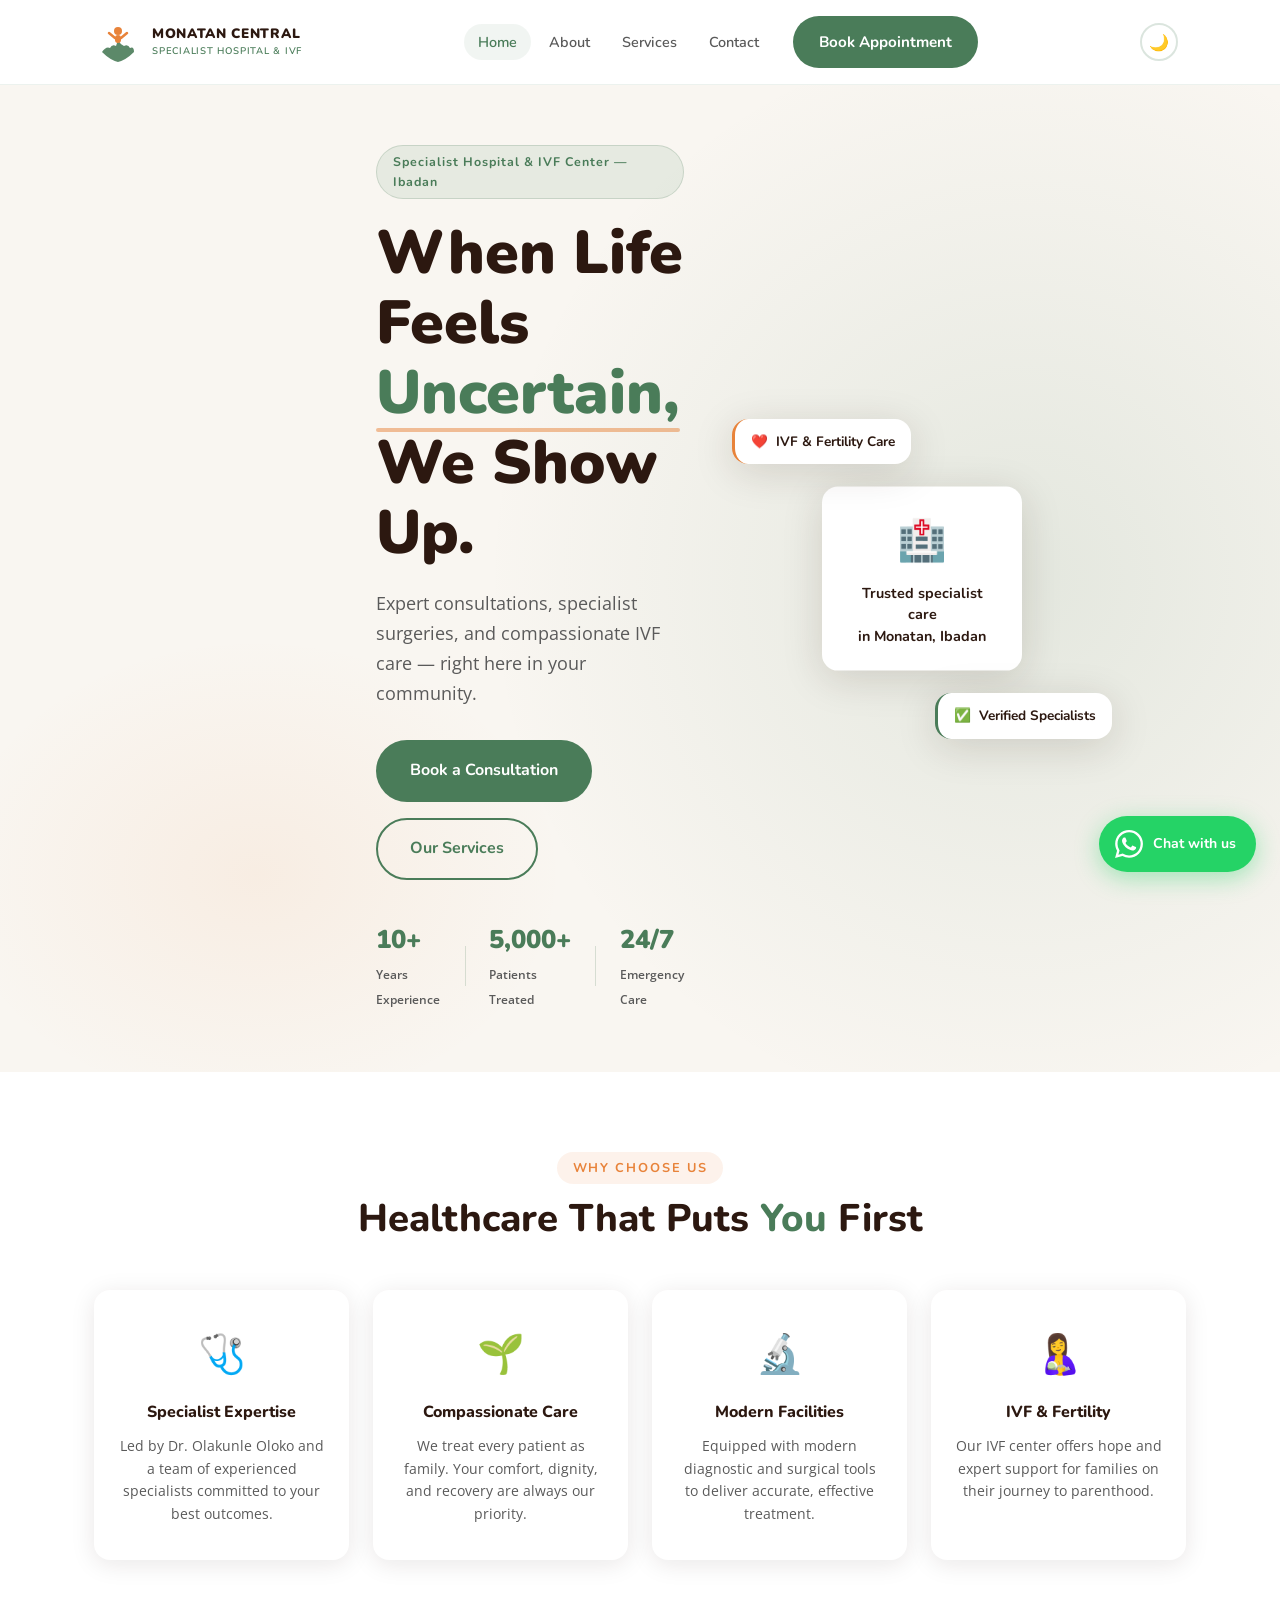
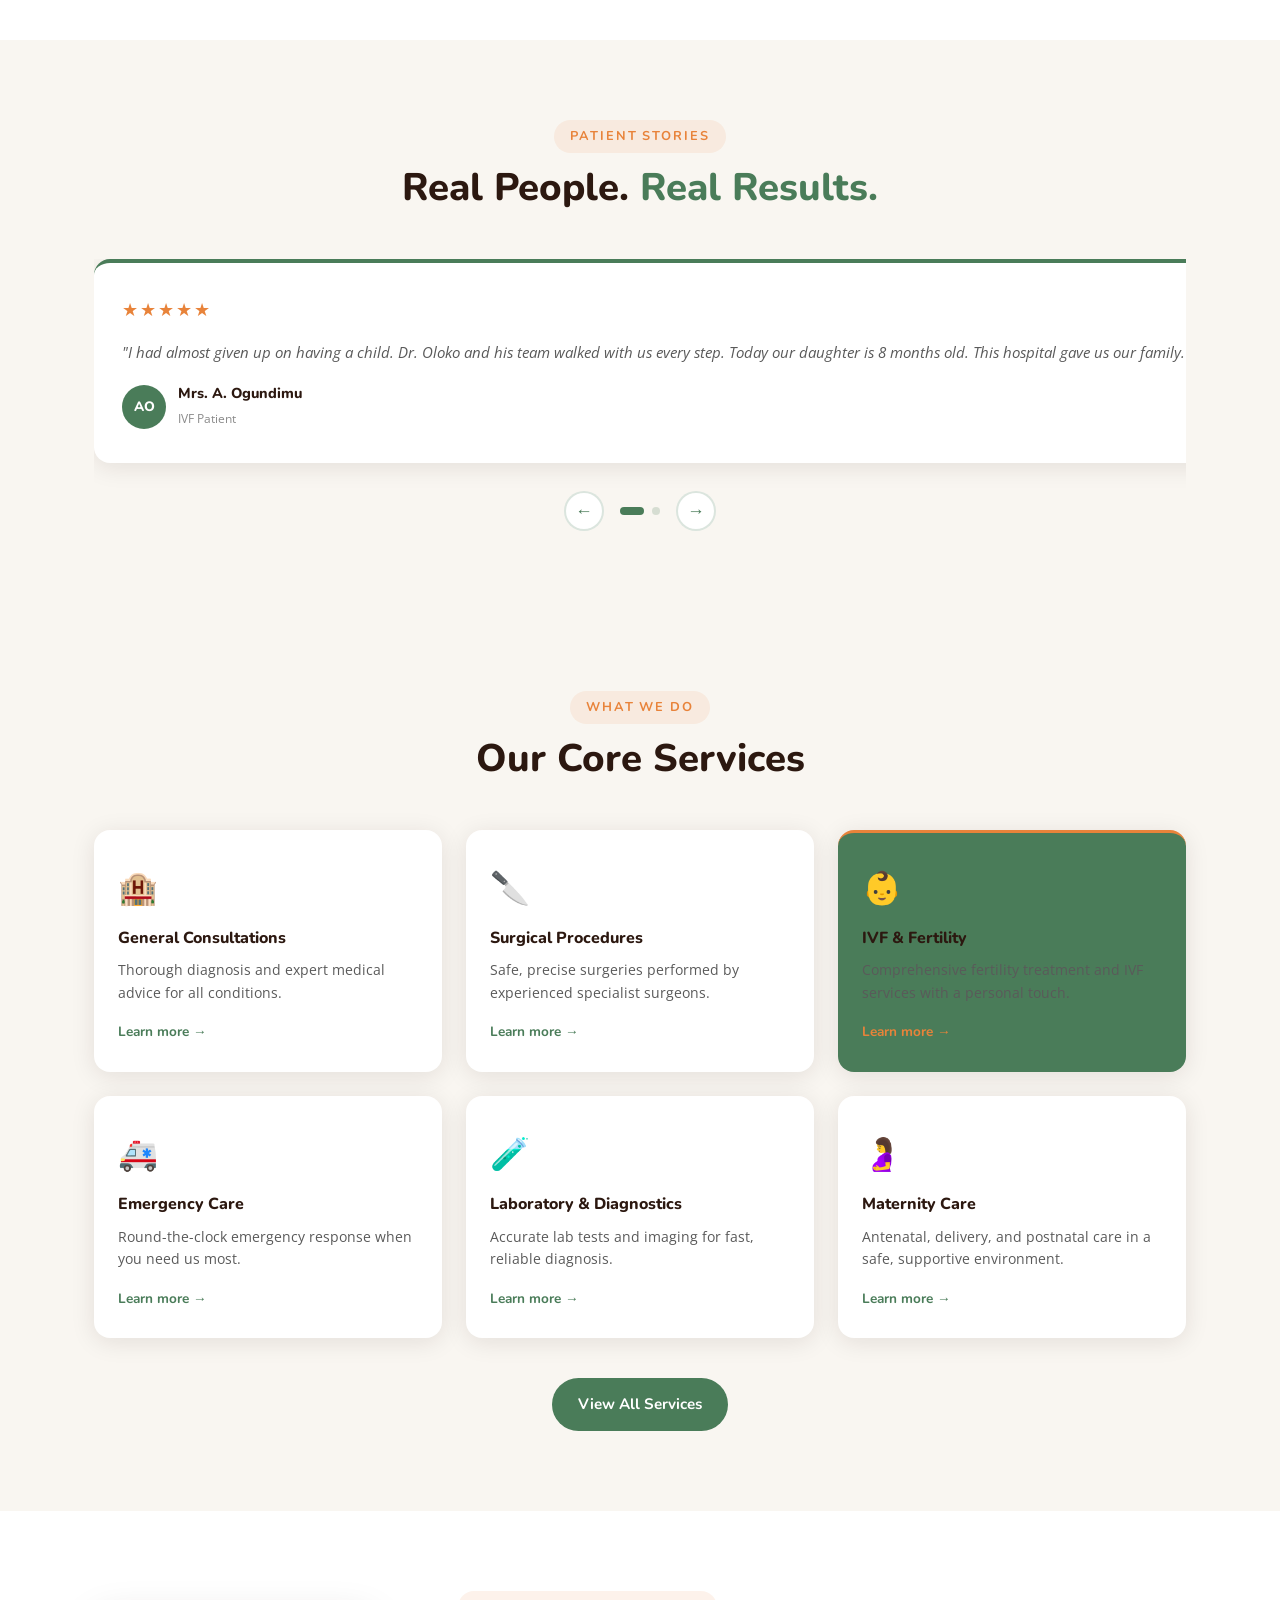
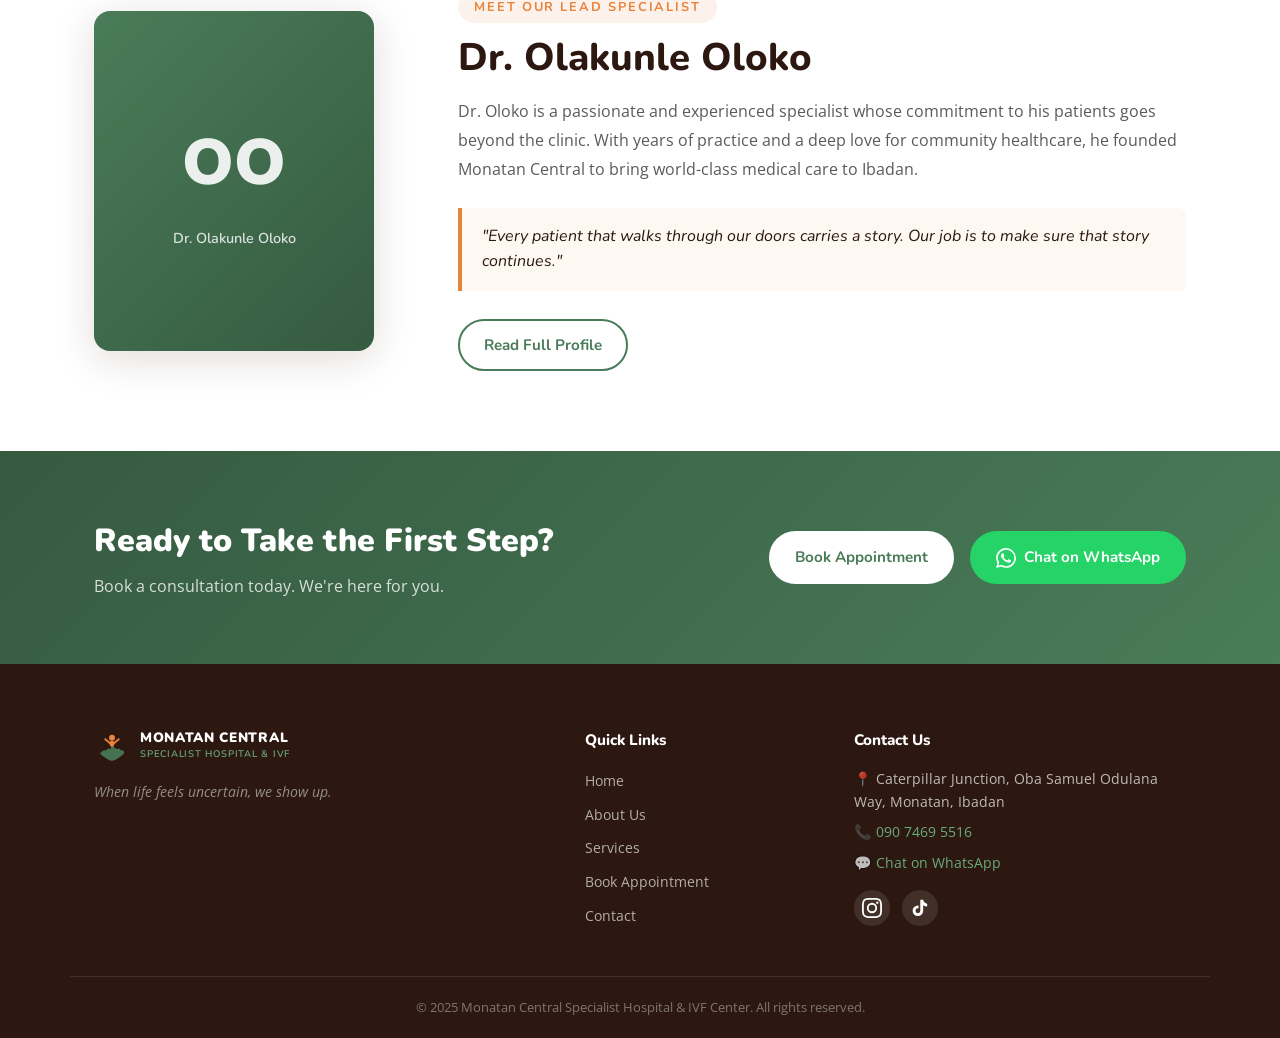
<file: index.html>
<!DOCTYPE html>
<html lang="en">
<head>
  <meta charset="UTF-8" />
  <meta name="viewport" content="width=device-width, initial-scale=1.0" />
  <meta name="description" content="Monatan Central Specialist Hospital & IVF Center — Expert medical care in Ibadan, Oyo State. Consultations, surgery, IVF, and specialist services with compassion." />
  <meta name="keywords" content="Monatan Central Hospital, specialist hospital Ibadan, IVF center Ibadan, Dr Oloko, surgery Ibadan, hospital Oyo State" />
  <meta name="author" content="Monatan Central Specialist Hospital" />
  <meta property="og:title" content="Monatan Central Specialist Hospital & IVF Center" />
  <meta property="og:description" content="Expert medical care in Ibadan. Consultations, surgery, IVF, and specialist services." />
  <meta property="og:type" content="website" />
  <title>Monatan Central Specialist Hospital & IVF Center | Ibadan</title>
  <link rel="preconnect" href="https://fonts.googleapis.com" />
  <link rel="preconnect" href="https://fonts.gstatic.com" crossorigin />
  <link href="https://fonts.googleapis.com/css2?family=Nunito:wght@400;600;700;800;900&family=Open+Sans:wght@400;500;600&display=swap" rel="stylesheet" />
  <link rel="stylesheet" href="css/style.css" />
</head>
<body>

  <!-- ===== HEADER / NAV ===== -->
  <header class="header" id="header">
    <div class="container header__inner">

      <a href="index.html" class="logo">
        <div class="logo__icon">
          <!-- SVG Logo: Hands + Rising Figure -->
          <svg width="48" height="48" viewBox="0 0 48 48" fill="none" xmlns="http://www.w3.org/2000/svg">
            <!-- Hands -->
            <path d="M8 34 Q12 28 16 30 Q18 26 22 28 L24 22 Q26 26 30 28 Q34 26 36 30 Q40 28 40 34 Q32 42 24 44 Q16 42 8 34Z" fill="#4A7C59" opacity="0.9"/>
            <!-- Rising Figure Body -->
            <ellipse cx="24" cy="13" rx="4" ry="4" fill="#E8833A"/>
            <rect x="21" y="17" width="6" height="8" rx="3" fill="#E8833A"/>
            <!-- Arms raised -->
            <line x1="21" y1="20" x2="15" y2="15" stroke="#E8833A" stroke-width="2.5" stroke-linecap="round"/>
            <line x1="27" y1="20" x2="33" y2="15" stroke="#E8833A" stroke-width="2.5" stroke-linecap="round"/>
          </svg>
        </div>
        <div class="logo__text">
          <span class="logo__name">MONATAN CENTRAL</span>
          <span class="logo__sub">SPECIALIST HOSPITAL & IVF</span>
        </div>
      </a>

      <nav class="nav" id="nav">
        <ul class="nav__list">
          <li><a href="index.html" class="nav__link active">Home</a></li>
          <li><a href="about.html" class="nav__link">About</a></li>
          <li><a href="services.html" class="nav__link">Services</a></li>
          <li><a href="contact.html" class="nav__link">Contact</a></li>
        </ul>
        <a href="appointment.html" class="btn btn--primary nav__cta">Book Appointment</a>
      </nav>

      <button class="theme-toggle" id="themeToggle" aria-label="Toggle dark mode">🌙</button>

      <button class="hamburger" id="hamburger" aria-label="Open menu">
        <span></span><span></span><span></span>
      </button>

    </div>
  </header>

  <!-- ===== HERO ===== -->
  <section class="hero">
    <div class="hero__bg"></div>
    <div class="container hero__inner">
      <div class="hero__content">
        <span class="hero__badge">Specialist Hospital & IVF Center — Ibadan</span>
        <h1 class="hero__title">When Life Feels <br><em>Uncertain,</em><br> We Show Up.</h1>
        <p class="hero__subtitle">Expert consultations, specialist surgeries, and compassionate IVF care — right here in your community.</p>
        <div class="hero__actions">
          <a href="appointment.html" class="btn btn--primary btn--lg">Book a Consultation</a>
          <a href="services.html" class="btn btn--outline btn--lg">Our Services</a>
        </div>
        <div class="hero__trust">
          <div class="trust__item">
            <strong>10+</strong>
            <span>Years Experience</span>
          </div>
          <div class="trust__divider"></div>
          <div class="trust__item">
            <strong>5,000+</strong>
            <span>Patients Treated</span>
          </div>
          <div class="trust__divider"></div>
          <div class="trust__item">
            <strong>24/7</strong>
            <span>Emergency Care</span>
          </div>
        </div>
      </div>
      <div class="hero__visual">
        <div class="hero__card hero__card--main">
          <div class="hero__card-icon">🏥</div>
          <p>Trusted specialist care<br>in Monatan, Ibadan</p>
        </div>
        <div class="hero__card hero__card--float1">
          <span>❤️</span> IVF & Fertility Care
        </div>
        <div class="hero__card hero__card--float2">
          <span>✅</span> Verified Specialists
        </div>
      </div>
    </div>
  </section>

  <!-- ===== WHY CHOOSE US ===== -->
  <section class="why section">
    <div class="container">
      <div class="section__header">
        <span class="section__label">Why Choose Us</span>
        <h2 class="section__title">Healthcare That Puts <em>You</em> First</h2>
      </div>
      <div class="why__grid">
        <div class="why__card">
          <div class="why__icon">🩺</div>
          <h3>Specialist Expertise</h3>
          <p>Led by Dr. Olakunle Oloko and a team of experienced specialists committed to your best outcomes.</p>
        </div>
        <div class="why__card">
          <div class="why__icon">🌱</div>
          <h3>Compassionate Care</h3>
          <p>We treat every patient as family. Your comfort, dignity, and recovery are always our priority.</p>
        </div>
        <div class="why__card">
          <div class="why__icon">🔬</div>
          <h3>Modern Facilities</h3>
          <p>Equipped with modern diagnostic and surgical tools to deliver accurate, effective treatment.</p>
        </div>
        <div class="why__card">
          <div class="why__icon">🤱</div>
          <h3>IVF & Fertility</h3>
          <p>Our IVF center offers hope and expert support for families on their journey to parenthood.</p>
        </div>
      </div>
    </div>
  </section>
<!-- ===== TESTIMONIALS ===== -->
<section class="testimonials section section--alt">
  <div class="container">
    <div class="section__header">
      <span class="section__label">Patient Stories</span>
      <h2 class="section__title">Real People. <em>Real Results.</em></h2>
    </div>
    <div class="testi__slider" id="testiSlider">
      <div class="testi__track" id="testiTrack">

        <div class="testi__card">
          <div class="testi__stars">★★★★★</div>
          <p>"I had almost given up on having a child. Dr. Oloko and his team walked with us every step. Today our daughter is 8 months old. This hospital gave us our family."</p>
          <div class="testi__author">
            <div class="testi__avatar">AO</div>
            <div>
              <strong>Mrs. A. Ogundimu</strong>
              <span>IVF Patient</span>
            </div>
          </div>
        </div>

        <div class="testi__card">
          <div class="testi__stars">★★★★★</div>
          <p>"The surgery was a success and the care I received after was exceptional. The nurses checked on me constantly. I've never felt so looked after at any hospital."</p>
          <div class="testi__author">
            <div class="testi__avatar">KA</div>
            <div>
              <strong>Mr. K. Adeyemi</strong>
              <span>Surgical Patient</span>
            </div>
          </div>
        </div>

        <div class="testi__card">
          <div class="testi__stars">★★★★★</div>
          <p>"Dr. Oloko took time to explain everything to me in plain language. No rushing, no dismissing. He genuinely cared. That is rare. I refer everyone I know here."</p>
          <div class="testi__author">
            <div class="testi__avatar">FB</div>
            <div>
              <strong>Mrs. F. Babatunde</strong>
              <span>General Consultation</span>
            </div>
          </div>
        </div>

        <div class="testi__card">
          <div class="testi__stars">★★★★★</div>
          <p>"My delivery experience at Monatan Central was peaceful and safe. The midwives were calm, the facility was clean, and my baby arrived healthy. Grateful forever."</p>
          <div class="testi__author">
            <div class="testi__avatar">TO</div>
            <div>
              <strong>Mrs. T. Olawale</strong>
              <span>Maternity Patient</span>
            </div>
          </div>
        </div>

        <div class="testi__card">
          <div class="testi__stars">★★★★★</div>
          <p>"We rushed in at night with a family emergency. The team was ready, calm and professional within minutes. They saved my father's life. We are eternally grateful."</p>
          <div class="testi__author">
            <div class="testi__avatar">BI</div>
            <div>
              <strong>Mr. B. Ibrahim</strong>
              <span>Emergency Care</span>
            </div>
          </div>
        </div>

      </div>

      <div class="testi__controls">
        <button class="testi__arrow" id="testiPrev">&#8592;</button>
        <div class="testi__dots" id="testiDots"></div>
        <button class="testi__arrow" id="testiNext">&#8594;</button>
      </div>
    </div>
  </div>
</section>

  <!-- ===== SERVICES PREVIEW ===== -->
  <section class="services section section--alt">
    <div class="container">
      <div class="section__header">
        <span class="section__label">What We Do</span>
        <h2 class="section__title">Our Core Services</h2>
      </div>
      <div class="services__grid">
        <div class="service__card">
          <div class="service__icon">🏨</div>
          <h3>General Consultations</h3>
          <p>Thorough diagnosis and expert medical advice for all conditions.</p>
          <a href="services.html" class="service__link">Learn more →</a>
        </div>
        <div class="service__card">
          <div class="service__icon">🔪</div>
          <h3>Surgical Procedures</h3>
          <p>Safe, precise surgeries performed by experienced specialist surgeons.</p>
          <a href="services.html" class="service__link">Learn more →</a>
        </div>
        <div class="service__card service__card--featured">
          <div class="service__icon">👶</div>
          <h3>IVF & Fertility</h3>
          <p>Comprehensive fertility treatment and IVF services with a personal touch.</p>
          <a href="services.html" class="service__link">Learn more →</a>
        </div>
        <div class="service__card">
          <div class="service__icon">🚑</div>
          <h3>Emergency Care</h3>
          <p>Round-the-clock emergency response when you need us most.</p>
          <a href="services.html" class="service__link">Learn more →</a>
        </div>
        <div class="service__card">
          <div class="service__icon">🧪</div>
          <h3>Laboratory & Diagnostics</h3>
          <p>Accurate lab tests and imaging for fast, reliable diagnosis.</p>
          <a href="services.html" class="service__link">Learn more →</a>
        </div>
        <div class="service__card">
          <div class="service__icon">🤰</div>
          <h3>Maternity Care</h3>
          <p>Antenatal, delivery, and postnatal care in a safe, supportive environment.</p>
          <a href="services.html" class="service__link">Learn more →</a>
        </div>
      </div>
      <div class="services__cta">
        <a href="services.html" class="btn btn--primary">View All Services</a>
      </div>
    </div>
  </section>

  <!-- ===== DOCTOR SECTION ===== -->
  <section class="doctor section">
    <div class="container doctor__inner">
      <div class="doctor__visual">
        <div class="doctor__image-placeholder">
          <div class="doctor__initials">OO</div>
          <p>Dr. Olakunle Oloko</p>
        </div>
      </div>
      <div class="doctor__content">
        <span class="section__label">Meet Our Lead Specialist</span>
        <h2 class="section__title">Dr. Olakunle Oloko</h2>
        <p class="doctor__bio">Dr. Oloko is a passionate and experienced specialist whose commitment to his patients goes beyond the clinic. With years of practice and a deep love for community healthcare, he founded Monatan Central to bring world-class medical care to Ibadan.</p>
        <blockquote class="doctor__quote">
          "Every patient that walks through our doors carries a story. Our job is to make sure that story continues."
        </blockquote>
        <a href="about.html" class="btn btn--outline">Read Full Profile</a>
      </div>
    </div>
  </section>

  <!-- ===== CTA STRIP ===== -->
  <section class="cta-strip">
    <div class="container cta-strip__inner">
      <div class="cta-strip__text">
        <h2>Ready to Take the First Step?</h2>
        <p>Book a consultation today. We're here for you.</p>
      </div>
      <div class="cta-strip__actions">
        <a href="appointment.html" class="btn btn--white">Book Appointment</a>
        <a href="https://wa.me/2349074695516" target="_blank" class="btn btn--whatsapp">
          <svg width="20" height="20" viewBox="0 0 24 24" fill="currentColor"><path d="M17.472 14.382c-.297-.149-1.758-.867-2.03-.967-.273-.099-.471-.148-.67.15-.197.297-.767.966-.94 1.164-.173.199-.347.223-.644.075-.297-.15-1.255-.463-2.39-1.475-.883-.788-1.48-1.761-1.653-2.059-.173-.297-.018-.458.13-.606.134-.133.298-.347.446-.52.149-.174.198-.298.298-.497.099-.198.05-.371-.025-.52-.075-.149-.669-1.612-.916-2.207-.242-.579-.487-.5-.669-.51-.173-.008-.371-.01-.57-.01-.198 0-.52.074-.792.372-.272.297-1.04 1.016-1.04 2.479 0 1.462 1.065 2.875 1.213 3.074.149.198 2.096 3.2 5.077 4.487.709.306 1.262.489 1.694.625.712.227 1.36.195 1.871.118.571-.085 1.758-.719 2.006-1.413.248-.694.248-1.289.173-1.413-.074-.124-.272-.198-.57-.347m-5.421 7.403h-.004a9.87 9.87 0 01-5.031-1.378l-.361-.214-3.741.982.998-3.648-.235-.374a9.86 9.86 0 01-1.51-5.26c.001-5.45 4.436-9.884 9.888-9.884 2.64 0 5.122 1.03 6.988 2.898a9.825 9.825 0 012.893 6.994c-.003 5.45-4.437 9.884-9.885 9.884m8.413-18.297A11.815 11.815 0 0012.05 0C5.495 0 .16 5.335.157 11.892c0 2.096.547 4.142 1.588 5.945L.057 24l6.305-1.654a11.882 11.882 0 005.683 1.448h.005c6.554 0 11.89-5.335 11.893-11.893a11.821 11.821 0 00-3.48-8.413z"/></svg>
          Chat on WhatsApp
        </a>
      </div>
    </div>
  </section>

  <!-- ===== FOOTER ===== -->
  <footer class="footer">
    <div class="container footer__inner">
      <div class="footer__brand">
        <a href="index.html" class="logo">
          <div class="logo__icon logo__icon--sm">
            <svg width="36" height="36" viewBox="0 0 48 48" fill="none" xmlns="http://www.w3.org/2000/svg">
              <path d="M8 34 Q12 28 16 30 Q18 26 22 28 L24 22 Q26 26 30 28 Q34 26 36 30 Q40 28 40 34 Q32 42 24 44 Q16 42 8 34Z" fill="#4A7C59" opacity="0.9"/>
              <ellipse cx="24" cy="13" rx="4" ry="4" fill="#E8833A"/>
              <rect x="21" y="17" width="6" height="8" rx="3" fill="#E8833A"/>
              <line x1="21" y1="20" x2="15" y2="15" stroke="#E8833A" stroke-width="2.5" stroke-linecap="round"/>
              <line x1="27" y1="20" x2="33" y2="15" stroke="#E8833A" stroke-width="2.5" stroke-linecap="round"/>
            </svg>
          </div>
          <div class="logo__text">
            <span class="logo__name">MONATAN CENTRAL</span>
            <span class="logo__sub">SPECIALIST HOSPITAL & IVF</span>
          </div>
        </a>
        <p class="footer__tagline">When life feels uncertain, we show up.</p>
      </div>
      <div class="footer__links">
        <h4>Quick Links</h4>
        <ul>
          <li><a href="index.html">Home</a></li>
          <li><a href="about.html">About Us</a></li>
          <li><a href="services.html">Services</a></li>
          <li><a href="appointment.html">Book Appointment</a></li>
          <li><a href="contact.html">Contact</a></li>
        </ul>
      </div>
      <div class="footer__contact">
        <h4>Contact Us</h4>
        <p>📍 Caterpillar Junction, Oba Samuel Odulana Way, Monatan, Ibadan</p>
        <p>📞 <a href="tel:+2349074695516">090 7469 5516</a></p>
        <p>💬 <a href="https://wa.me/2349074695516" target="_blank">Chat on WhatsApp</a></p>
        <div class="footer__social">
          <a href="https://www.instagram.com/monatancentral/" target="_blank" aria-label="Instagram">
            <svg width="20" height="20" viewBox="0 0 24 24" fill="currentColor"><path d="M12 2.163c3.204 0 3.584.012 4.85.07 3.252.148 4.771 1.691 4.919 4.919.058 1.265.069 1.645.069 4.849 0 3.205-.012 3.584-.069 4.849-.149 3.225-1.664 4.771-4.919 4.919-1.266.058-1.644.07-4.85.07-3.204 0-3.584-.012-4.849-.07-3.26-.149-4.771-1.699-4.919-4.92-.058-1.265-.07-1.644-.07-4.849 0-3.204.013-3.583.07-4.849.149-3.227 1.664-4.771 4.919-4.919 1.266-.057 1.645-.069 4.849-.069zM12 0C8.741 0 8.333.014 7.053.072 2.695.272.273 2.69.073 7.052.014 8.333 0 8.741 0 12c0 3.259.014 3.668.072 4.948.2 4.358 2.618 6.78 6.98 6.98C8.333 23.986 8.741 24 12 24c3.259 0 3.668-.014 4.948-.072 4.354-.2 6.782-2.618 6.979-6.98.059-1.28.073-1.689.073-4.948 0-3.259-.014-3.667-.072-4.947-.196-4.354-2.617-6.78-6.979-6.98C15.668.014 15.259 0 12 0zm0 5.838a6.162 6.162 0 100 12.324 6.162 6.162 0 000-12.324zM12 16a4 4 0 110-8 4 4 0 010 8zm6.406-11.845a1.44 1.44 0 100 2.881 1.44 1.44 0 000-2.881z"/></svg>
          </a>
          <a href="https://www.tiktok.com/@dr_koko01" target="_blank" aria-label="TikTok">
            <svg width="20" height="20" viewBox="0 0 24 24" fill="currentColor"><path d="M19.59 6.69a4.83 4.83 0 01-3.77-4.25V2h-3.45v13.67a2.89 2.89 0 01-2.88 2.5 2.89 2.89 0 01-2.89-2.89 2.89 2.89 0 012.89-2.89c.28 0 .54.04.79.1V9.01a6.32 6.32 0 00-.79-.05 6.34 6.34 0 00-6.34 6.34 6.34 6.34 0 006.34 6.34 6.34 6.34 0 006.33-6.34V8.69a8.18 8.18 0 004.78 1.52V6.75a4.85 4.85 0 01-1.01-.06z"/></svg>
          </a>
        </div>
      </div>
    </div>
    <div class="footer__bottom">
      <div class="container">
        <p>© 2025 Monatan Central Specialist Hospital & IVF Center. All rights reserved.</p>
      </div>
    </div>
  </footer>

  <!-- WhatsApp Float -->
<a href="https://wa.me/2349074695516?text=Hello%2C%20I%20would%20like%20to%20enquire%20about%20your%20services."
   class="wa-float" target="_blank" aria-label="Chat on WhatsApp">
  <svg width="28" height="28" viewBox="0 0 24 24" fill="currentColor">
    <path d="M17.472 14.382c-.297-.149-1.758-.867-2.03-.967-.273-.099-.471-.148-.67.15-.197.297-.767.966-.94 1.164-.173.199-.347.223-.644.075-.297-.15-1.255-.463-2.39-1.475-.883-.788-1.48-1.761-1.653-2.059-.173-.297-.018-.458.13-.606.134-.133.298-.347.446-.52.149-.174.198-.298.298-.497.099-.198.05-.371-.025-.52-.075-.149-.669-1.612-.916-2.207-.242-.579-.487-.5-.669-.51-.173-.008-.371-.01-.57-.01-.198 0-.52.074-.792.372-.272.297-1.04 1.016-1.04 2.479 0 1.462 1.065 2.875 1.213 3.074.149.198 2.096 3.2 5.077 4.487.709.306 1.262.489 1.694.625.712.227 1.36.195 1.871.118.571-.085 1.758-.719 2.006-1.413.248-.694.248-1.289.173-1.413-.074-.124-.272-.198-.57-.347m-5.421 7.403h-.004a9.87 9.87 0 01-5.031-1.378l-.361-.214-3.741.982.998-3.648-.235-.374a9.86 9.86 0 01-1.51-5.26c.001-5.45 4.436-9.884 9.888-9.884 2.64 0 5.122 1.03 6.988 2.898a9.825 9.825 0 012.893 6.994c-.003 5.45-4.437 9.884-9.885 9.884m8.413-18.297A11.815 11.815 0 0012.05 0C5.495 0 .16 5.335.157 11.892c0 2.096.547 4.142 1.588 5.945L.057 24l6.305-1.654a11.882 11.882 0 005.683 1.448h.005c6.554 0 11.89-5.335 11.893-11.893a11.821 11.821 0 00-3.48-8.413z"/>
  </svg>
  <span class="wa-float__label">Chat with us</span>
</a>
  <script src="js/main.js"></script>
</body>
</html>
</file>
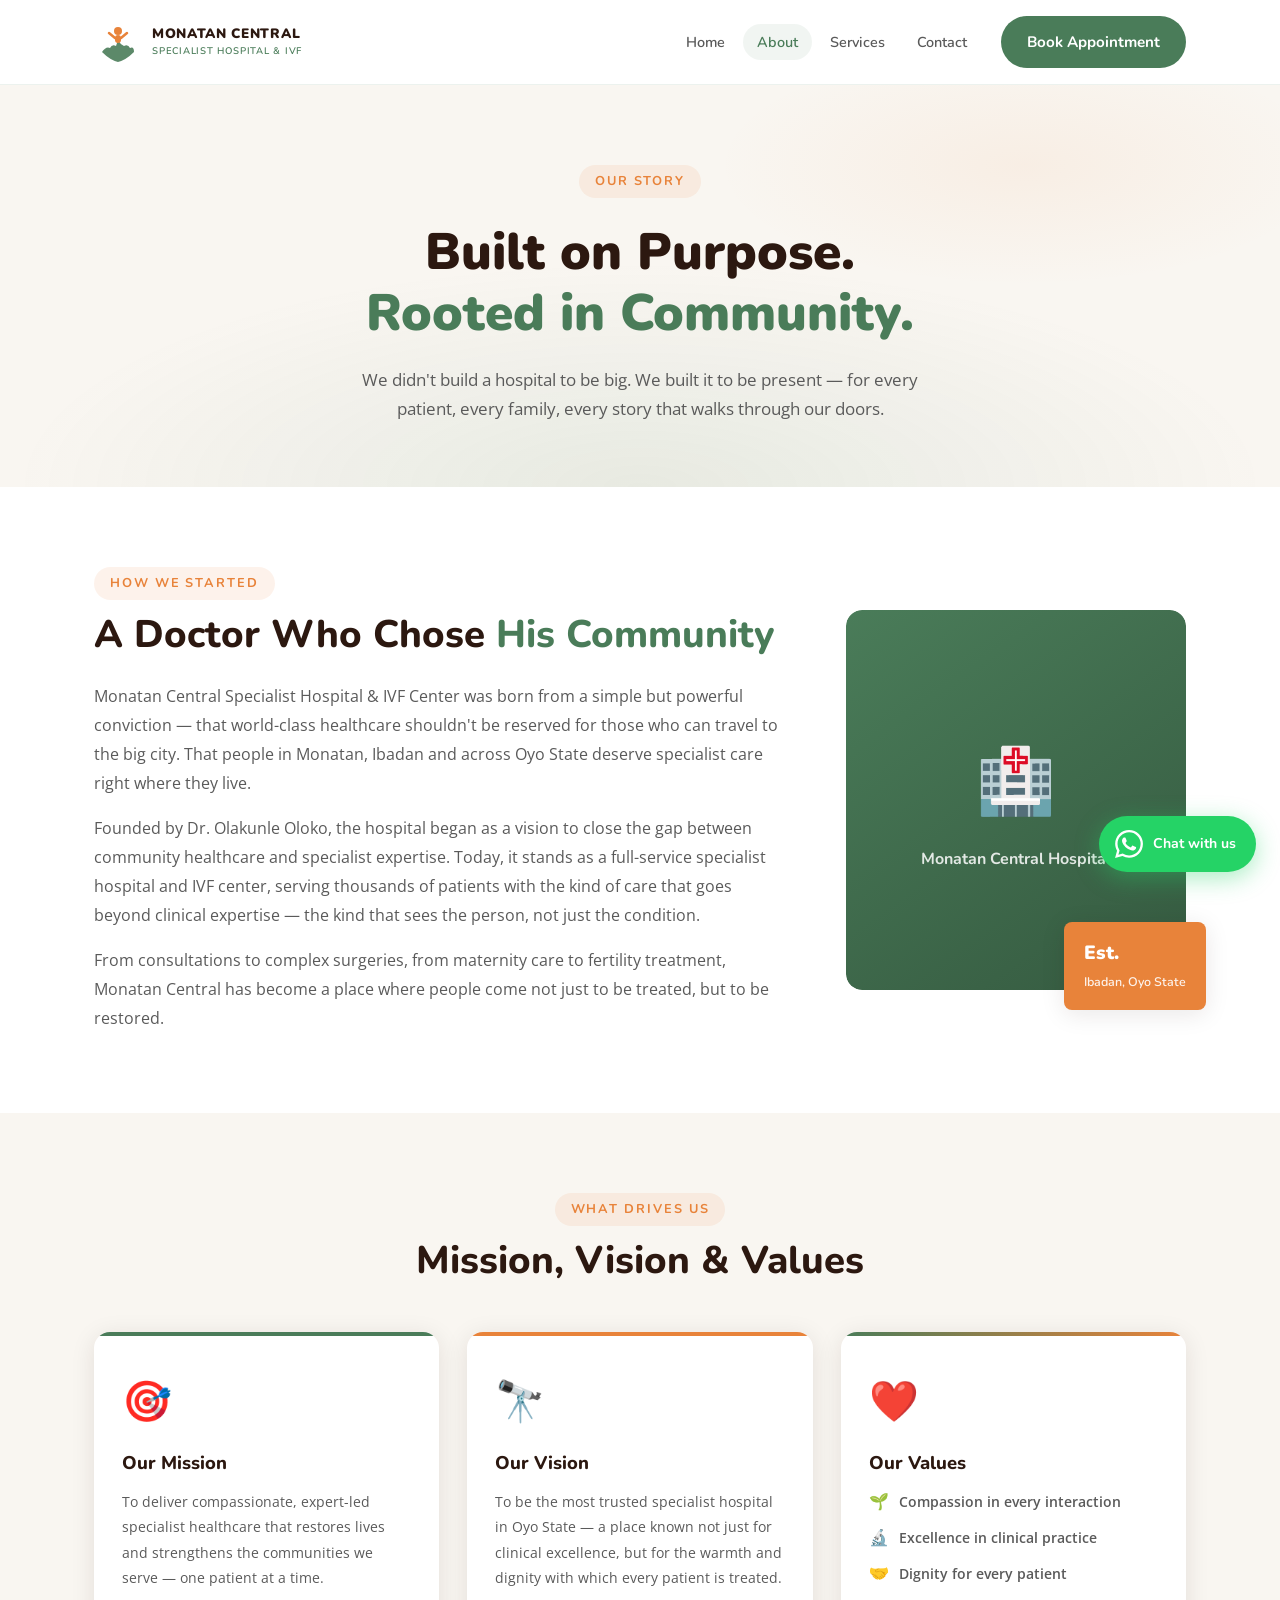
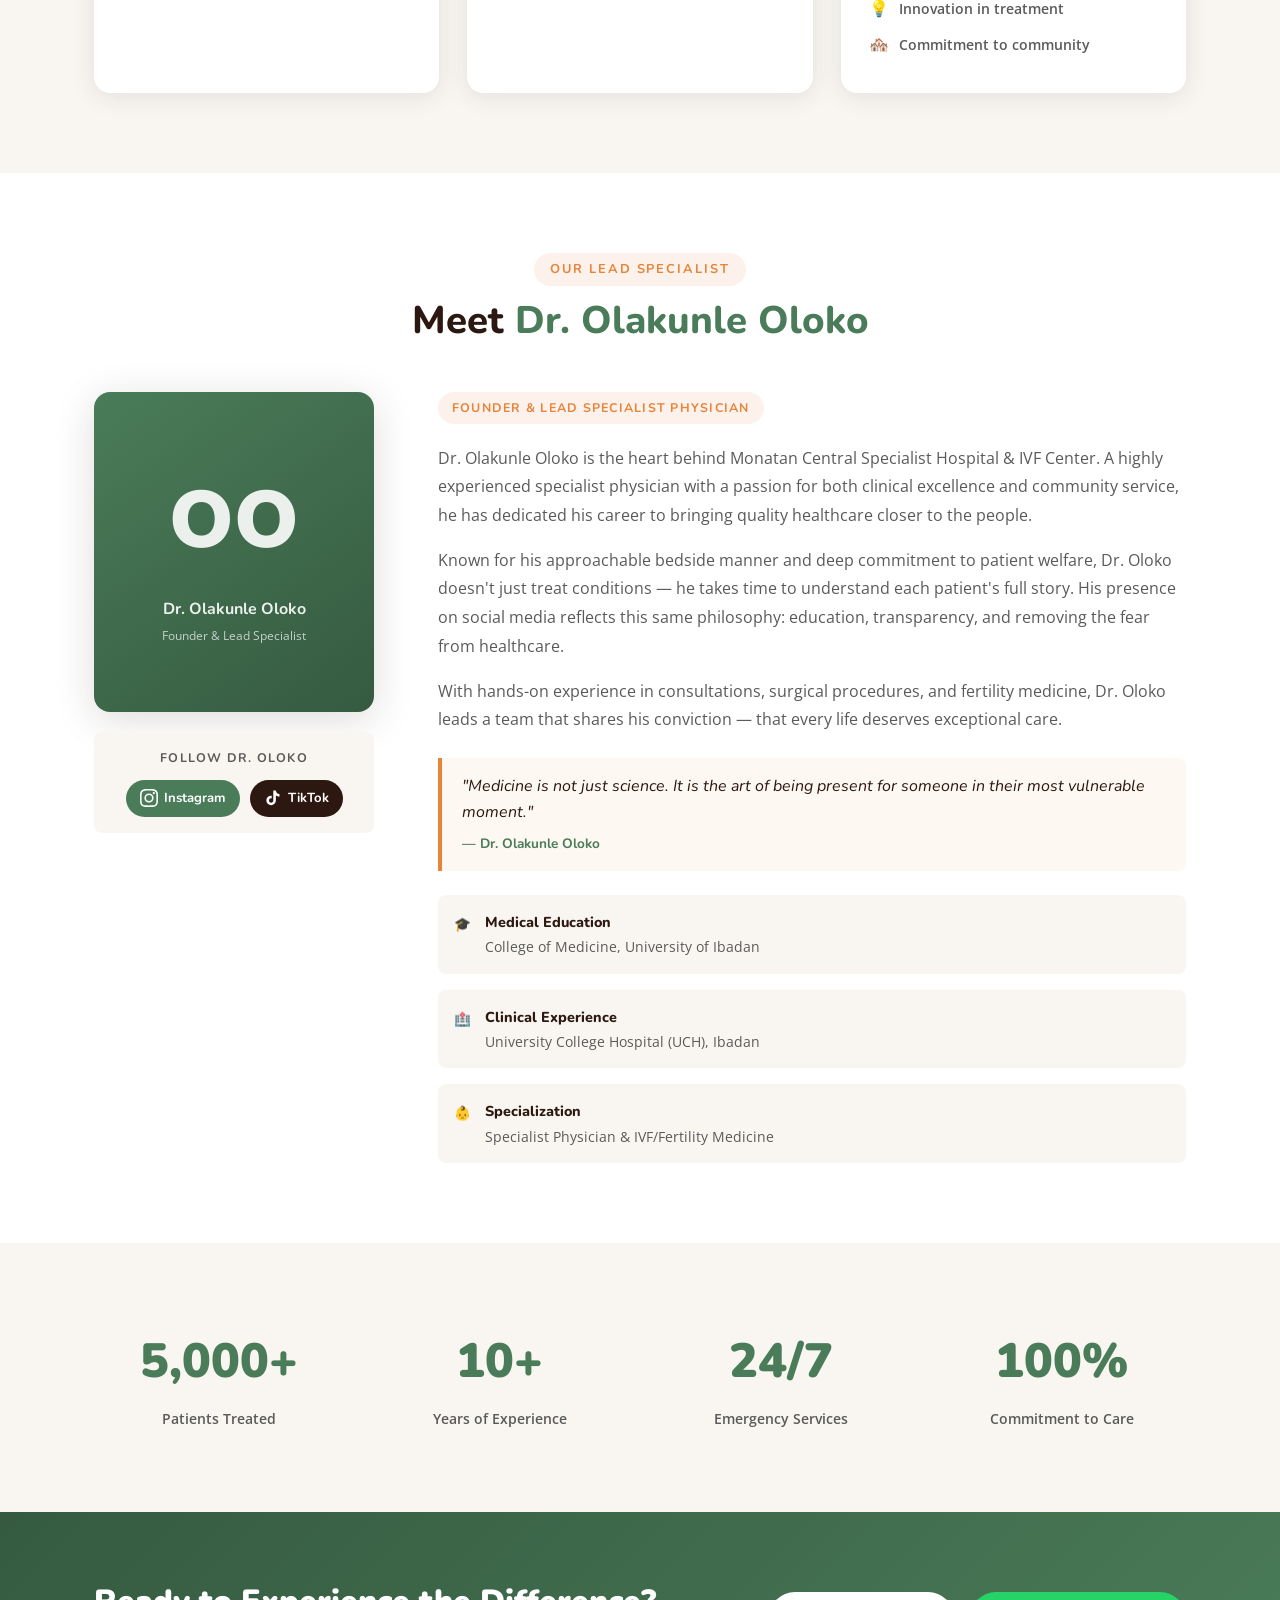
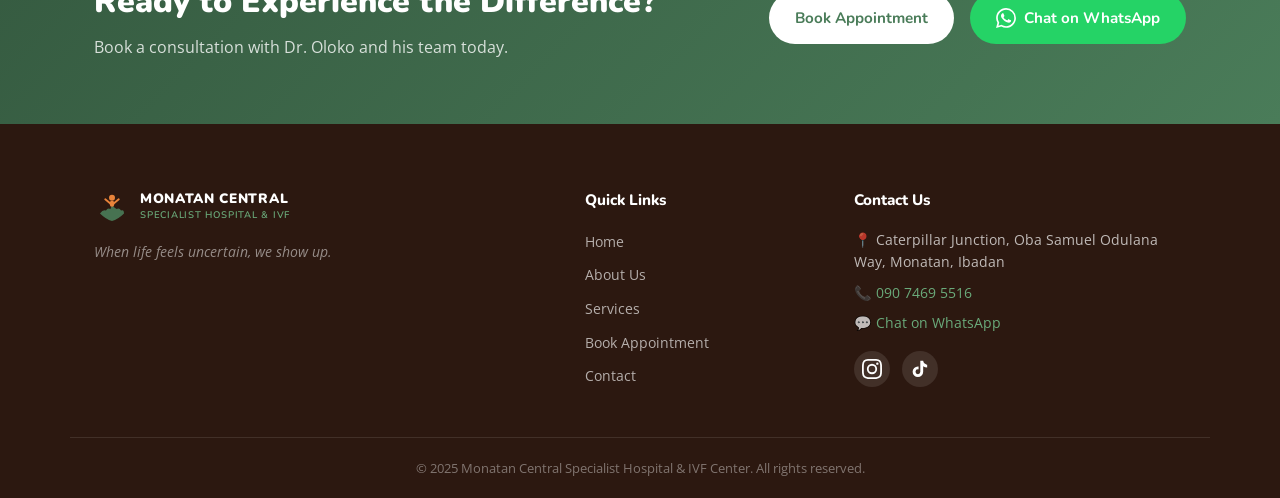
<file: about.html>
<!DOCTYPE html>
<html lang="en">
<head>
  <meta charset="UTF-8" />
  <meta name="viewport" content="width=device-width, initial-scale=1.0" />
  <meta name="description" content="About Monatan Central Specialist Hospital & IVF Center — Meet Dr. Olakunle Oloko and learn our story of compassionate specialist care in Ibadan, Oyo State." />
  <meta name="keywords" content="About Monatan Central Hospital, Dr Olakunle Oloko, specialist Ibadan, IVF Ibadan, hospital history Oyo State" />
  <meta name="author" content="Monatan Central Specialist Hospital" />
  <meta property="og:title" content="About Us | Monatan Central Specialist Hospital" />
  <meta property="og:description" content="Meet Dr. Olakunle Oloko and the team behind Monatan Central Specialist Hospital & IVF Center in Ibadan." />
  <meta property="og:type" content="website" />
  <title>About Us | Monatan Central Specialist Hospital & IVF Center</title>
  <link rel="preconnect" href="https://fonts.googleapis.com" />
  <link rel="preconnect" href="https://fonts.gstatic.com" crossorigin />
  <link href="https://fonts.googleapis.com/css2?family=Nunito:wght@400;600;700;800;900&family=Open+Sans:wght@400;500;600&display=swap" rel="stylesheet" />
  <link rel="stylesheet" href="css/style.css" />
  <link rel="stylesheet" href="css/about.css" />
</head>
<body>

  <!-- ===== HEADER / NAV ===== -->
  <header class="header" id="header">
    <div class="container header__inner">
      <a href="index.html" class="logo">
        <div class="logo__icon">
          <svg width="48" height="48" viewBox="0 0 48 48" fill="none" xmlns="http://www.w3.org/2000/svg">
            <path d="M8 34 Q12 28 16 30 Q18 26 22 28 L24 22 Q26 26 30 28 Q34 26 36 30 Q40 28 40 34 Q32 42 24 44 Q16 42 8 34Z" fill="#4A7C59" opacity="0.9"/>
            <ellipse cx="24" cy="13" rx="4" ry="4" fill="#E8833A"/>
            <rect x="21" y="17" width="6" height="8" rx="3" fill="#E8833A"/>
            <line x1="21" y1="20" x2="15" y2="15" stroke="#E8833A" stroke-width="2.5" stroke-linecap="round"/>
            <line x1="27" y1="20" x2="33" y2="15" stroke="#E8833A" stroke-width="2.5" stroke-linecap="round"/>
          </svg>
        </div>
        <div class="logo__text">
          <span class="logo__name">MONATAN CENTRAL</span>
          <span class="logo__sub">SPECIALIST HOSPITAL & IVF</span>
        </div>
      </a>
      <nav class="nav" id="nav">
        <ul class="nav__list">
          <li><a href="index.html" class="nav__link">Home</a></li>
          <li><a href="about.html" class="nav__link active">About</a></li>
          <li><a href="services.html" class="nav__link">Services</a></li>
          <li><a href="contact.html" class="nav__link">Contact</a></li>
        </ul>
        <a href="appointment.html" class="btn btn--primary nav__cta">Book Appointment</a>
      </nav>
      <button class="hamburger" id="hamburger" aria-label="Open menu">
        <span></span><span></span><span></span>
      </button>
    </div>
  </header>

  <!-- ===== PAGE HERO ===== -->
  <section class="page-hero">
    <div class="page-hero__bg"></div>
    <div class="container page-hero__inner">
      <span class="section__label">Our Story</span>
      <h1 class="page-hero__title">Built on Purpose. <br><em>Rooted in Community.</em></h1>
      <p class="page-hero__subtitle">We didn't build a hospital to be big. We built it to be present — for every patient, every family, every story that walks through our doors.</p>
    </div>
  </section>

  <!-- ===== OUR STORY ===== -->
  <section class="story section">
    <div class="container story__inner">
      <div class="story__content">
        <span class="section__label">How We Started</span>
        <h2 class="section__title">A Doctor Who Chose <em>His Community</em></h2>
        <p>Monatan Central Specialist Hospital & IVF Center was born from a simple but powerful conviction — that world-class healthcare shouldn't be reserved for those who can travel to the big city. That people in Monatan, Ibadan and across Oyo State deserve specialist care right where they live.</p>
        <p>Founded by Dr. Olakunle Oloko, the hospital began as a vision to close the gap between community healthcare and specialist expertise. Today, it stands as a full-service specialist hospital and IVF center, serving thousands of patients with the kind of care that goes beyond clinical expertise — the kind that sees the person, not just the condition.</p>
        <p>From consultations to complex surgeries, from maternity care to fertility treatment, Monatan Central has become a place where people come not just to be treated, but to be restored.</p>
      </div>
      <div class="story__visual">
        <div class="story__image-block">
          <div class="story__image-main">
            <div class="story__image-placeholder">
              <span>🏥</span>
              <p>Monatan Central Hospital</p>
            </div>
          </div>
          <div class="story__stat-card">
            <strong>Est.</strong>
            <span>Ibadan, Oyo State</span>
          </div>
        </div>
      </div>
    </div>
  </section>

  <!-- ===== MISSION / VISION / VALUES ===== -->
  <section class="mvv section section--alt">
    <div class="container">
      <div class="section__header">
        <span class="section__label">What Drives Us</span>
        <h2 class="section__title">Mission, Vision & Values</h2>
      </div>
      <div class="mvv__grid">
        <div class="mvv__card mvv__card--mission">
          <div class="mvv__icon">🎯</div>
          <h3>Our Mission</h3>
          <p>To deliver compassionate, expert-led specialist healthcare that restores lives and strengthens the communities we serve — one patient at a time.</p>
        </div>
        <div class="mvv__card mvv__card--vision">
          <div class="mvv__icon">🔭</div>
          <h3>Our Vision</h3>
          <p>To be the most trusted specialist hospital in Oyo State — a place known not just for clinical excellence, but for the warmth and dignity with which every patient is treated.</p>
        </div>
        <div class="mvv__card mvv__card--values">
          <div class="mvv__icon">❤️</div>
          <h3>Our Values</h3>
          <ul class="mvv__values-list">
            <li><span>🌱</span> Compassion in every interaction</li>
            <li><span>🔬</span> Excellence in clinical practice</li>
            <li><span>🤝</span> Dignity for every patient</li>
            <li><span>💡</span> Innovation in treatment</li>
            <li><span>🏘️</span> Commitment to community</li>
          </ul>
        </div>
      </div>
    </div>
  </section>

  <!-- ===== DOCTOR PROFILE ===== -->
  <section class="profile section">
    <div class="container">
      <div class="section__header">
        <span class="section__label">Our Lead Specialist</span>
        <h2 class="section__title">Meet <em>Dr. Olakunle Oloko</em></h2>
      </div>
      <div class="profile__inner">
        <div class="profile__visual">
          <div class="profile__image">
            <div class="profile__initials-block">
              <span class="profile__initials">OO</span>
              <p>Dr. Olakunle Oloko</p>
              <small>Founder & Lead Specialist</small>
            </div>
          </div>
          <div class="profile__social">
            <p>Follow Dr. Oloko</p>
            <div class="profile__social-links">
              <a href="https://www.instagram.com/dr_koko01/" target="_blank" class="profile__social-btn">
                <svg width="18" height="18" viewBox="0 0 24 24" fill="currentColor"><path d="M12 2.163c3.204 0 3.584.012 4.85.07 3.252.148 4.771 1.691 4.919 4.919.058 1.265.069 1.645.069 4.849 0 3.205-.012 3.584-.069 4.849-.149 3.225-1.664 4.771-4.919 4.919-1.266.058-1.644.07-4.85.07-3.204 0-3.584-.012-4.849-.07-3.26-.149-4.771-1.699-4.919-4.92-.058-1.265-.07-1.644-.07-4.849 0-3.204.013-3.583.07-4.849.149-3.227 1.664-4.771 4.919-4.919 1.266-.057 1.645-.069 4.849-.069zM12 0C8.741 0 8.333.014 7.053.072 2.695.272.273 2.69.073 7.052.014 8.333 0 8.741 0 12c0 3.259.014 3.668.072 4.948.2 4.358 2.618 6.78 6.98 6.98C8.333 23.986 8.741 24 12 24c3.259 0 3.668-.014 4.948-.072 4.354-.2 6.782-2.618 6.979-6.98.059-1.28.073-1.689.073-4.948 0-3.259-.014-3.667-.072-4.947-.196-4.354-2.617-6.78-6.979-6.98C15.668.014 15.259 0 12 0zm0 5.838a6.162 6.162 0 100 12.324 6.162 6.162 0 000-12.324zM12 16a4 4 0 110-8 4 4 0 010 8zm6.406-11.845a1.44 1.44 0 100 2.881 1.44 1.44 0 000-2.881z"/></svg>
                Instagram
              </a>
              <a href="https://www.tiktok.com/@dr_koko01" target="_blank" class="profile__social-btn">
                <svg width="18" height="18" viewBox="0 0 24 24" fill="currentColor"><path d="M19.59 6.69a4.83 4.83 0 01-3.77-4.25V2h-3.45v13.67a2.89 2.89 0 01-2.88 2.5 2.89 2.89 0 01-2.89-2.89 2.89 2.89 0 012.89-2.89c.28 0 .54.04.79.1V9.01a6.32 6.32 0 00-.79-.05 6.34 6.34 0 00-6.34 6.34 6.34 6.34 0 006.34 6.34 6.34 6.34 0 006.33-6.34V8.69a8.18 8.18 0 004.78 1.52V6.75a4.85 4.85 0 01-1.01-.06z"/></svg>
                TikTok
              </a>
            </div>
          </div>
        </div>
        <div class="profile__content">
          <div class="profile__badge">Founder & Lead Specialist Physician</div>
          <p>Dr. Olakunle Oloko is the heart behind Monatan Central Specialist Hospital & IVF Center. A highly experienced specialist physician with a passion for both clinical excellence and community service, he has dedicated his career to bringing quality healthcare closer to the people.</p>
          <p>Known for his approachable bedside manner and deep commitment to patient welfare, Dr. Oloko doesn't just treat conditions — he takes time to understand each patient's full story. His presence on social media reflects this same philosophy: education, transparency, and removing the fear from healthcare.</p>
          <p>With hands-on experience in consultations, surgical procedures, and fertility medicine, Dr. Oloko leads a team that shares his conviction — that every life deserves exceptional care.</p>
          <blockquote class="profile__quote">
            "Medicine is not just science. It is the art of being present for someone in their most vulnerable moment."
            <cite>— Dr. Olakunle Oloko</cite>
          </blockquote>
          <div class="profile__credentials">
            <div class="credential">
              <span class="credential__icon">🎓</span>
              <div>
                <strong>Medical Education</strong>
                <span>College of Medicine, University of Ibadan</span>
              </div>
            </div>
            <div class="credential">
              <span class="credential__icon">🏥</span>
              <div>
                <strong>Clinical Experience</strong>
                <span>University College Hospital (UCH), Ibadan</span>
              </div>
            </div>
            <div class="credential">
              <span class="credential__icon">👶</span>
              <div>
                <strong>Specialization</strong>
                <span>Specialist Physician & IVF/Fertility Medicine</span>
              </div>
            </div>
          </div>
        </div>
      </div>
    </div>
  </section>

  <!-- ===== STATS STRIP ===== -->
  <section class="stats section section--alt">
    <div class="container">
      <div class="stats__grid">
        <div class="stats__item">
          <strong>5,000+</strong>
          <span>Patients Treated</span>
        </div>
        <div class="stats__item">
          <strong>10+</strong>
          <span>Years of Experience</span>
        </div>
        <div class="stats__item">
          <strong>24/7</strong>
          <span>Emergency Services</span>
        </div>
        <div class="stats__item">
          <strong>100%</strong>
          <span>Commitment to Care</span>
        </div>
      </div>
    </div>
  </section>

  <!-- ===== CTA STRIP ===== -->
  <section class="cta-strip">
    <div class="container cta-strip__inner">
      <div class="cta-strip__text">
        <h2>Ready to Experience the Difference?</h2>
        <p>Book a consultation with Dr. Oloko and his team today.</p>
      </div>
      <div class="cta-strip__actions">
        <a href="appointment.html" class="btn btn--white">Book Appointment</a>
        <a href="https://wa.me/2349074695516" target="_blank" class="btn btn--whatsapp">
          <svg width="20" height="20" viewBox="0 0 24 24" fill="currentColor"><path d="M17.472 14.382c-.297-.149-1.758-.867-2.03-.967-.273-.099-.471-.148-.67.15-.197.297-.767.966-.94 1.164-.173.199-.347.223-.644.075-.297-.15-1.255-.463-2.39-1.475-.883-.788-1.48-1.761-1.653-2.059-.173-.297-.018-.458.13-.606.134-.133.298-.347.446-.52.149-.174.198-.298.298-.497.099-.198.05-.371-.025-.52-.075-.149-.669-1.612-.916-2.207-.242-.579-.487-.5-.669-.51-.173-.008-.371-.01-.57-.01-.198 0-.52.074-.792.372-.272.297-1.04 1.016-1.04 2.479 0 1.462 1.065 2.875 1.213 3.074.149.198 2.096 3.2 5.077 4.487.709.306 1.262.489 1.694.625.712.227 1.36.195 1.871.118.571-.085 1.758-.719 2.006-1.413.248-.694.248-1.289.173-1.413-.074-.124-.272-.198-.57-.347m-5.421 7.403h-.004a9.87 9.87 0 01-5.031-1.378l-.361-.214-3.741.982.998-3.648-.235-.374a9.86 9.86 0 01-1.51-5.26c.001-5.45 4.436-9.884 9.888-9.884 2.64 0 5.122 1.03 6.988 2.898a9.825 9.825 0 012.893 6.994c-.003 5.45-4.437 9.884-9.885 9.884m8.413-18.297A11.815 11.815 0 0012.05 0C5.495 0 .16 5.335.157 11.892c0 2.096.547 4.142 1.588 5.945L.057 24l6.305-1.654a11.882 11.882 0 005.683 1.448h.005c6.554 0 11.89-5.335 11.893-11.893a11.821 11.821 0 00-3.48-8.413z"/></svg>
          Chat on WhatsApp
        </a>
      </div>
    </div>
  </section>

  <!-- ===== FOOTER ===== -->
  <footer class="footer">
    <div class="container footer__inner">
      <div class="footer__brand">
        <a href="index.html" class="logo">
          <div class="logo__icon logo__icon--sm">
            <svg width="36" height="36" viewBox="0 0 48 48" fill="none" xmlns="http://www.w3.org/2000/svg">
              <path d="M8 34 Q12 28 16 30 Q18 26 22 28 L24 22 Q26 26 30 28 Q34 26 36 30 Q40 28 40 34 Q32 42 24 44 Q16 42 8 34Z" fill="#4A7C59" opacity="0.9"/>
              <ellipse cx="24" cy="13" rx="4" ry="4" fill="#E8833A"/>
              <rect x="21" y="17" width="6" height="8" rx="3" fill="#E8833A"/>
              <line x1="21" y1="20" x2="15" y2="15" stroke="#E8833A" stroke-width="2.5" stroke-linecap="round"/>
              <line x1="27" y1="20" x2="33" y2="15" stroke="#E8833A" stroke-width="2.5" stroke-linecap="round"/>
            </svg>
          </div>
          <div class="logo__text">
            <span class="logo__name">MONATAN CENTRAL</span>
            <span class="logo__sub">SPECIALIST HOSPITAL & IVF</span>
          </div>
        </a>
        <p class="footer__tagline">When life feels uncertain, we show up.</p>
      </div>
      <div class="footer__links">
        <h4>Quick Links</h4>
        <ul>
          <li><a href="index.html">Home</a></li>
          <li><a href="about.html">About Us</a></li>
          <li><a href="services.html">Services</a></li>
          <li><a href="appointment.html">Book Appointment</a></li>
          <li><a href="contact.html">Contact</a></li>
        </ul>
      </div>
      <div class="footer__contact">
        <h4>Contact Us</h4>
        <p>📍 Caterpillar Junction, Oba Samuel Odulana Way, Monatan, Ibadan</p>
        <p>📞 <a href="tel:+2349074695516">090 7469 5516</a></p>
        <p>💬 <a href="https://wa.me/2349074695516" target="_blank">Chat on WhatsApp</a></p>
        <div class="footer__social">
          <a href="https://www.instagram.com/monatancentral/" target="_blank" aria-label="Instagram">
            <svg width="20" height="20" viewBox="0 0 24 24" fill="currentColor"><path d="M12 2.163c3.204 0 3.584.012 4.85.07 3.252.148 4.771 1.691 4.919 4.919.058 1.265.069 1.645.069 4.849 0 3.205-.012 3.584-.069 4.849-.149 3.225-1.664 4.771-4.919 4.919-1.266.058-1.644.07-4.85.07-3.204 0-3.584-.012-4.849-.07-3.26-.149-4.771-1.699-4.919-4.92-.058-1.265-.07-1.644-.07-4.849 0-3.204.013-3.583.07-4.849.149-3.227 1.664-4.771 4.919-4.919 1.266-.057 1.645-.069 4.849-.069zM12 0C8.741 0 8.333.014 7.053.072 2.695.272.273 2.69.073 7.052.014 8.333 0 8.741 0 12c0 3.259.014 3.668.072 4.948.2 4.358 2.618 6.78 6.98 6.98C8.333 23.986 8.741 24 12 24c3.259 0 3.668-.014 4.948-.072 4.354-.2 6.782-2.618 6.979-6.98.059-1.28.073-1.689.073-4.948 0-3.259-.014-3.667-.072-4.947-.196-4.354-2.617-6.78-6.979-6.98C15.668.014 15.259 0 12 0zm0 5.838a6.162 6.162 0 100 12.324 6.162 6.162 0 000-12.324zM12 16a4 4 0 110-8 4 4 0 010 8zm6.406-11.845a1.44 1.44 0 100 2.881 1.44 1.44 0 000-2.881z"/></svg>
          </a>
          <a href="https://www.tiktok.com/@dr_koko01" target="_blank" aria-label="TikTok">
            <svg width="20" height="20" viewBox="0 0 24 24" fill="currentColor"><path d="M19.59 6.69a4.83 4.83 0 01-3.77-4.25V2h-3.45v13.67a2.89 2.89 0 01-2.88 2.5 2.89 2.89 0 01-2.89-2.89 2.89 2.89 0 012.89-2.89c.28 0 .54.04.79.1V9.01a6.32 6.32 0 00-.79-.05 6.34 6.34 0 00-6.34 6.34 6.34 6.34 0 006.34 6.34 6.34 6.34 0 006.33-6.34V8.69a8.18 8.18 0 004.78 1.52V6.75a4.85 4.85 0 01-1.01-.06z"/></svg>
          </a>
        </div>
      </div>
    </div>
    <div class="footer__bottom">
      <div class="container">
        <p>© 2025 Monatan Central Specialist Hospital & IVF Center. All rights reserved.</p>
      </div>
    </div>
  </footer>

  <!-- WhatsApp Float -->
<a href="https://wa.me/2349074695516?text=Hello%2C%20I%20would%20like%20to%20enquire%20about%20your%20services."
   class="wa-float" target="_blank" aria-label="Chat on WhatsApp">
  <svg width="28" height="28" viewBox="0 0 24 24" fill="currentColor">
    <path d="M17.472 14.382c-.297-.149-1.758-.867-2.03-.967-.273-.099-.471-.148-.67.15-.197.297-.767.966-.94 1.164-.173.199-.347.223-.644.075-.297-.15-1.255-.463-2.39-1.475-.883-.788-1.48-1.761-1.653-2.059-.173-.297-.018-.458.13-.606.134-.133.298-.347.446-.52.149-.174.198-.298.298-.497.099-.198.05-.371-.025-.52-.075-.149-.669-1.612-.916-2.207-.242-.579-.487-.5-.669-.51-.173-.008-.371-.01-.57-.01-.198 0-.52.074-.792.372-.272.297-1.04 1.016-1.04 2.479 0 1.462 1.065 2.875 1.213 3.074.149.198 2.096 3.2 5.077 4.487.709.306 1.262.489 1.694.625.712.227 1.36.195 1.871.118.571-.085 1.758-.719 2.006-1.413.248-.694.248-1.289.173-1.413-.074-.124-.272-.198-.57-.347m-5.421 7.403h-.004a9.87 9.87 0 01-5.031-1.378l-.361-.214-3.741.982.998-3.648-.235-.374a9.86 9.86 0 01-1.51-5.26c.001-5.45 4.436-9.884 9.888-9.884 2.64 0 5.122 1.03 6.988 2.898a9.825 9.825 0 012.893 6.994c-.003 5.45-4.437 9.884-9.885 9.884m8.413-18.297A11.815 11.815 0 0012.05 0C5.495 0 .16 5.335.157 11.892c0 2.096.547 4.142 1.588 5.945L.057 24l6.305-1.654a11.882 11.882 0 005.683 1.448h.005c6.554 0 11.89-5.335 11.893-11.893a11.821 11.821 0 00-3.48-8.413z"/>
  </svg>
  <span class="wa-float__label">Chat with us</span>
</a>

  <script src="js/main.js"></script>
</body>
</html>
</file>
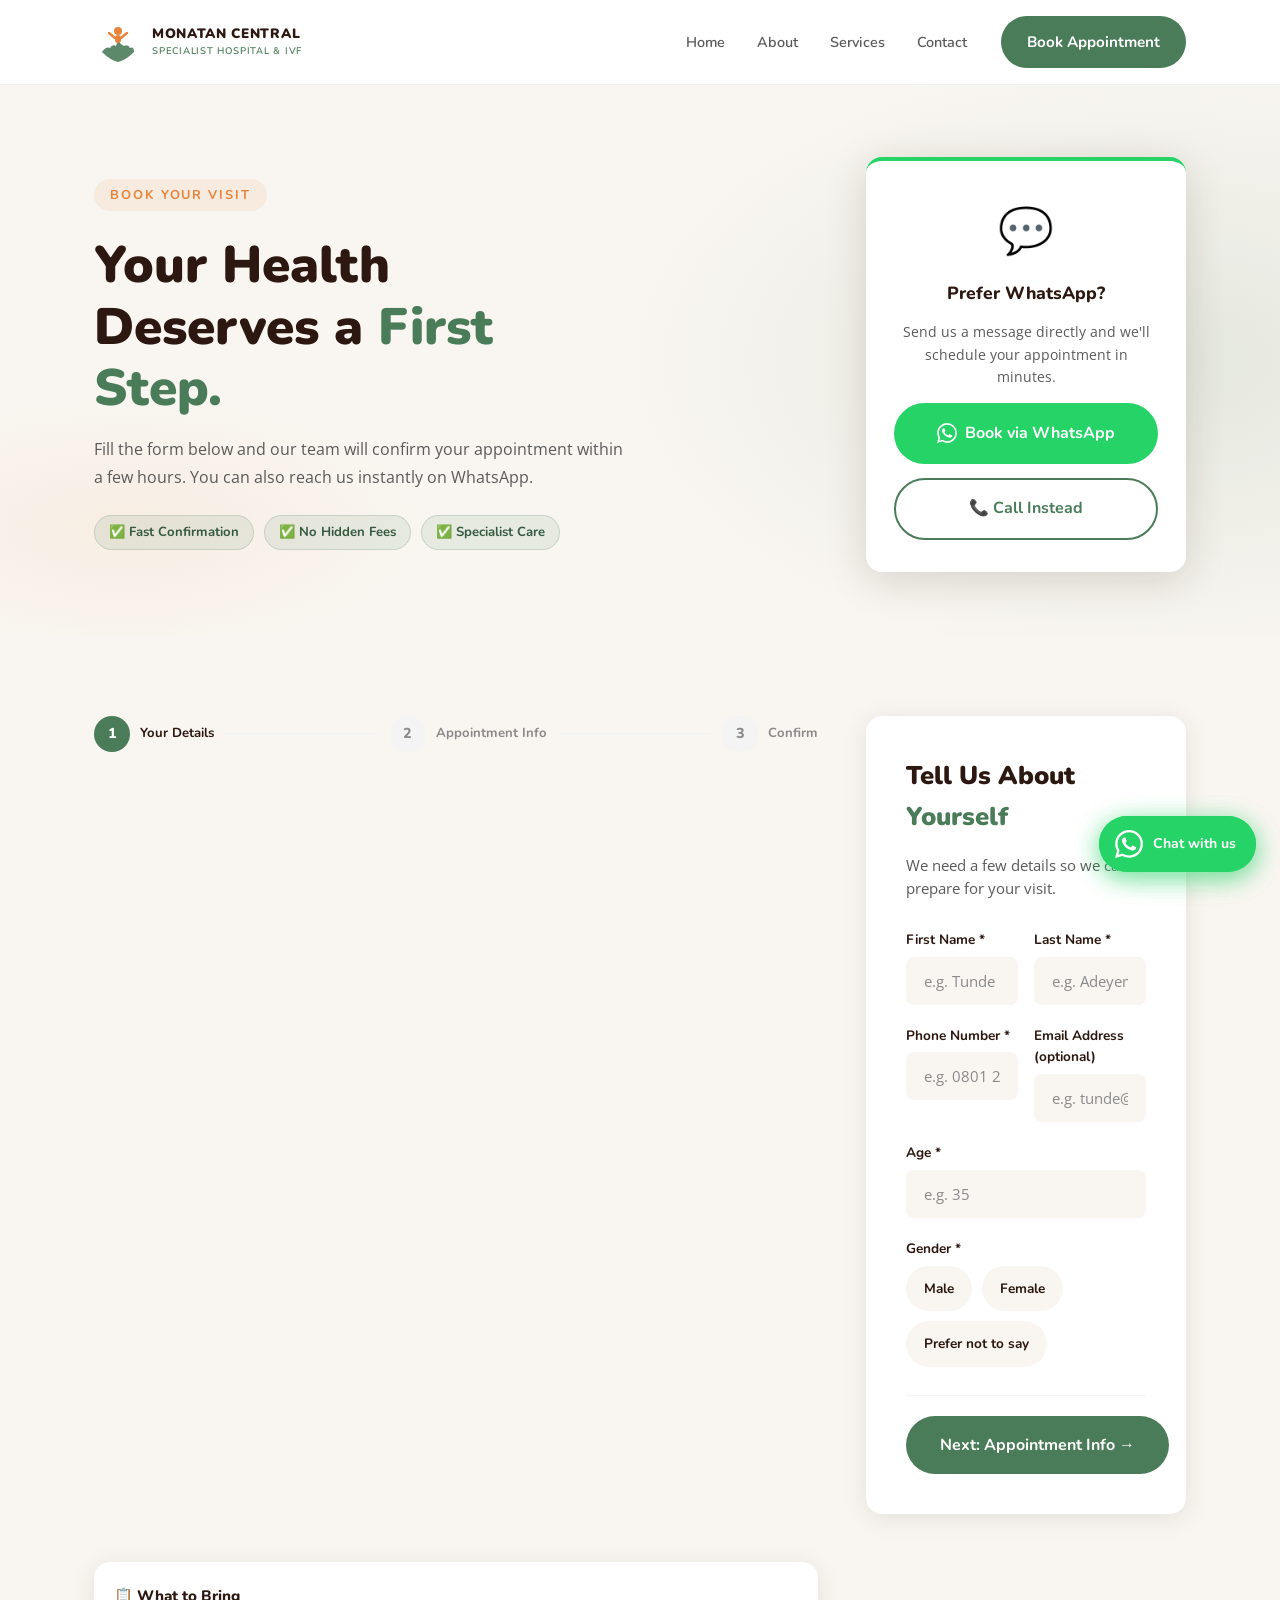
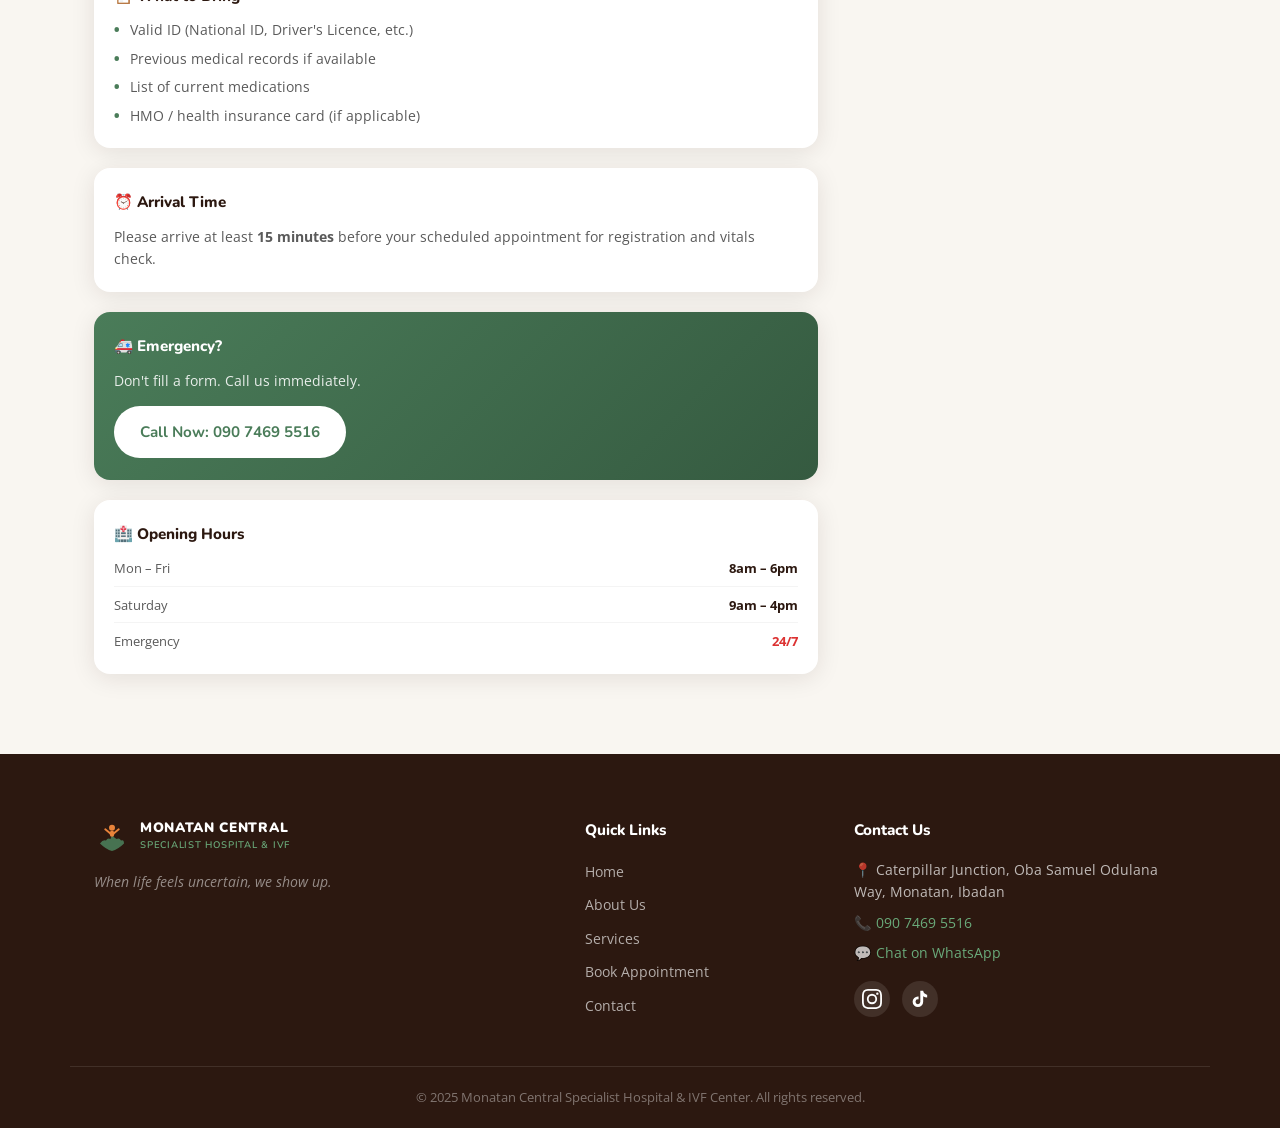
<file: appointment.html>
<!DOCTYPE html>
<html lang="en">
<head>
  <meta charset="UTF-8" />
  <meta name="viewport" content="width=device-width, initial-scale=1.0" />
  <meta name="description" content="Book an appointment at Monatan Central Specialist Hospital & IVF Center, Ibadan. Schedule a consultation, IVF session, surgery or maternity visit easily online." />
  <meta name="keywords" content="book appointment Monatan Central Hospital, hospital appointment Ibadan, IVF appointment Ibadan, specialist consultation booking Oyo State" />
  <meta name="author" content="Monatan Central Specialist Hospital" />
  <meta property="og:title" content="Book an Appointment | Monatan Central Specialist Hospital" />
  <meta property="og:description" content="Schedule your consultation, IVF session, or specialist visit at Monatan Central Hospital in Ibadan. Easy online booking." />
  <meta property="og:type" content="website" />
  <title>Book an Appointment | Monatan Central Specialist Hospital & IVF Center</title>
  <link rel="preconnect" href="https://fonts.googleapis.com" />
  <link rel="preconnect" href="https://fonts.gstatic.com" crossorigin />
  <link href="https://fonts.googleapis.com/css2?family=Nunito:wght@400;600;700;800;900&family=Open+Sans:wght@400;500;600&display=swap" rel="stylesheet" />
  <link rel="stylesheet" href="css/style.css" />
  <link rel="stylesheet" href="css/appointment.css" />
</head>
<body>

  <!-- ===== HEADER / NAV ===== -->
  <header class="header" id="header">
    <div class="container header__inner">
      <a href="index.html" class="logo">
        <div class="logo__icon">
          <svg width="48" height="48" viewBox="0 0 48 48" fill="none" xmlns="http://www.w3.org/2000/svg">
            <path d="M8 34 Q12 28 16 30 Q18 26 22 28 L24 22 Q26 26 30 28 Q34 26 36 30 Q40 28 40 34 Q32 42 24 44 Q16 42 8 34Z" fill="#4A7C59" opacity="0.9"/>
            <ellipse cx="24" cy="13" rx="4" ry="4" fill="#E8833A"/>
            <rect x="21" y="17" width="6" height="8" rx="3" fill="#E8833A"/>
            <line x1="21" y1="20" x2="15" y2="15" stroke="#E8833A" stroke-width="2.5" stroke-linecap="round"/>
            <line x1="27" y1="20" x2="33" y2="15" stroke="#E8833A" stroke-width="2.5" stroke-linecap="round"/>
          </svg>
        </div>
        <div class="logo__text">
          <span class="logo__name">MONATAN CENTRAL</span>
          <span class="logo__sub">SPECIALIST HOSPITAL & IVF</span>
        </div>
      </a>
      <nav class="nav" id="nav">
        <ul class="nav__list">
          <li><a href="index.html" class="nav__link">Home</a></li>
          <li><a href="about.html" class="nav__link">About</a></li>
          <li><a href="services.html" class="nav__link">Services</a></li>
          <li><a href="contact.html" class="nav__link">Contact</a></li>
        </ul>
        <a href="appointment.html" class="btn btn--primary nav__cta active">Book Appointment</a>
      </nav>
      <button class="hamburger" id="hamburger" aria-label="Open menu">
        <span></span><span></span><span></span>
      </button>
    </div>
  </header>

  <!-- ===== PAGE HERO ===== -->
  <section class="appt-hero">
    <div class="appt-hero__bg"></div>
    <div class="container appt-hero__inner">
      <div class="appt-hero__content">
        <span class="section__label">Book Your Visit</span>
        <h1 class="appt-hero__title">Your Health <br>Deserves a <em>First Step.</em></h1>
        <p class="appt-hero__subtitle">Fill the form below and our team will confirm your appointment within a few hours. You can also reach us instantly on WhatsApp.</p>
        <div class="appt-hero__trust">
          <div class="trust-pill">✅ Fast Confirmation</div>
          <div class="trust-pill">✅ No Hidden Fees</div>
          <div class="trust-pill">✅ Specialist Care</div>
        </div>
      </div>
      <div class="appt-hero__whatsapp">
        <div class="whatsapp-card">
          <div class="whatsapp-card__icon">💬</div>
          <h3>Prefer WhatsApp?</h3>
          <p>Send us a message directly and we'll schedule your appointment in minutes.</p>
          <a href="https://wa.me/2349074695516?text=Hello%2C%20I%20would%20like%20to%20book%20an%20appointment%20at%20Monatan%20Central%20Hospital."
             target="_blank"
             class="btn btn--whatsapp btn--lg">
            <svg width="20" height="20" viewBox="0 0 24 24" fill="currentColor"><path d="M17.472 14.382c-.297-.149-1.758-.867-2.03-.967-.273-.099-.471-.148-.67.15-.197.297-.767.966-.94 1.164-.173.199-.347.223-.644.075-.297-.15-1.255-.463-2.39-1.475-.883-.788-1.48-1.761-1.653-2.059-.173-.297-.018-.458.13-.606.134-.133.298-.347.446-.52.149-.174.198-.298.298-.497.099-.198.05-.371-.025-.52-.075-.149-.669-1.612-.916-2.207-.242-.579-.487-.5-.669-.51-.173-.008-.371-.01-.57-.01-.198 0-.52.074-.792.372-.272.297-1.04 1.016-1.04 2.479 0 1.462 1.065 2.875 1.213 3.074.149.198 2.096 3.2 5.077 4.487.709.306 1.262.489 1.694.625.712.227 1.36.195 1.871.118.571-.085 1.758-.719 2.006-1.413.248-.694.248-1.289.173-1.413-.074-.124-.272-.198-.57-.347m-5.421 7.403h-.004a9.87 9.87 0 01-5.031-1.378l-.361-.214-3.741.982.998-3.648-.235-.374a9.86 9.86 0 01-1.51-5.26c.001-5.45 4.436-9.884 9.888-9.884 2.64 0 5.122 1.03 6.988 2.898a9.825 9.825 0 012.893 6.994c-.003 5.45-4.437 9.884-9.885 9.884m8.413-18.297A11.815 11.815 0 0012.05 0C5.495 0 .16 5.335.157 11.892c0 2.096.547 4.142 1.588 5.945L.057 24l6.305-1.654a11.882 11.882 0 005.683 1.448h.005c6.554 0 11.89-5.335 11.893-11.893a11.821 11.821 0 00-3.48-8.413z"/></svg>
            Book via WhatsApp
          </a>
          <a href="tel:+2349074695516" class="btn btn--outline btn--lg">
            📞 Call Instead
          </a>
        </div>
      </div>
    </div>
  </section>

  <!-- ===== APPOINTMENT FORM ===== -->
  <section class="appt-form-section section section--alt">
    <div class="container appt-form-section__inner">

      <!-- Progress Steps -->
      <div class="appt-steps">
        <div class="appt-step active" data-step="1">
          <div class="appt-step__num">1</div>
          <span>Your Details</span>
        </div>
        <div class="appt-step__line"></div>
        <div class="appt-step" data-step="2">
          <div class="appt-step__num">2</div>
          <span>Appointment Info</span>
        </div>
        <div class="appt-step__line"></div>
        <div class="appt-step" data-step="3">
          <div class="appt-step__num">3</div>
          <span>Confirm</span>
        </div>
      </div>

      <!-- Form -->
      <div class="appt-form-wrap">
        <form
          class="appt-form"
          action="https://formspree.io/f/YOUR_FORM_ID"
          method="POST"
          id="appointmentForm"
          novalidate
        >

          <!-- STEP 1: Personal Details -->
          <div class="form-step" id="step1">
            <h2 class="form-step__title">Tell Us About <em>Yourself</em></h2>
            <p class="form-step__sub">We need a few details so we can prepare for your visit.</p>

            <div class="form-row">
              <div class="form-group">
                <label for="firstName">First Name *</label>
                <input type="text" id="firstName" name="firstName" placeholder="e.g. Tunde" required />
                <span class="form-error-msg">Please enter your first name</span>
              </div>
              <div class="form-group">
                <label for="lastName">Last Name *</label>
                <input type="text" id="lastName" name="lastName" placeholder="e.g. Adeyemi" required />
                <span class="form-error-msg">Please enter your last name</span>
              </div>
            </div>

            <div class="form-row">
              <div class="form-group">
                <label for="phone">Phone Number *</label>
                <input type="tel" id="phone" name="phone" placeholder="e.g. 0801 234 5678" required />
                <span class="form-error-msg">Please enter your phone number</span>
              </div>
              <div class="form-group">
                <label for="email">Email Address (optional)</label>
                <input type="email" id="email" name="email" placeholder="e.g. tunde@email.com" />
              </div>
            </div>

            <div class="form-group">
              <label for="age">Age *</label>
              <input type="number" id="age" name="age" placeholder="e.g. 35" min="1" max="120" required />
              <span class="form-error-msg">Please enter your age</span>
            </div>

            <div class="form-group">
              <label>Gender *</label>
              <div class="radio-group">
                <label class="radio-label">
                  <input type="radio" name="gender" value="Male" required />
                  <span>Male</span>
                </label>
                <label class="radio-label">
                  <input type="radio" name="gender" value="Female" />
                  <span>Female</span>
                </label>
                <label class="radio-label">
                  <input type="radio" name="gender" value="Prefer not to say" />
                  <span>Prefer not to say</span>
                </label>
              </div>
            </div>

            <div class="form-nav">
              <div></div>
              <button type="button" class="btn btn--primary btn--lg" id="toStep2">
                Next: Appointment Info →
              </button>
            </div>
          </div>

          <!-- STEP 2: Appointment Details -->
          <div class="form-step hidden" id="step2">
            <h2 class="form-step__title">Your <em>Appointment</em> Details</h2>
            <p class="form-step__sub">Tell us what you need and when works best for you.</p>

            <div class="form-group">
              <label for="service">Service Required *</label>
              <select id="service" name="service" required>
                <option value="" disabled selected>Select a service</option>
                <option value="General Consultation">General Consultation</option>
                <option value="Specialist Consultation">Specialist Consultation</option>
                <option value="IVF & Fertility">IVF & Fertility Treatment</option>
                <option value="Surgery">Surgical Procedure</option>
                <option value="Maternity & Antenatal">Maternity & Antenatal Care</option>
                <option value="Laboratory & Diagnostics">Laboratory & Diagnostics</option>
                <option value="Emergency">Emergency</option>
                <option value="Other">Other</option>
              </select>
              <span class="form-error-msg">Please select a service</span>
            </div>

            <div class="form-row">
              <div class="form-group">
                <label for="prefDate">Preferred Date *</label>
                <input type="date" id="prefDate" name="preferredDate" required />
                <span class="form-error-msg">Please select a date</span>
              </div>
              <div class="form-group">
                <label for="prefTime">Preferred Time *</label>
                <select id="prefTime" name="preferredTime" required>
                  <option value="" disabled selected>Select a time</option>
                  <option value="8:00am – 9:00am">8:00am – 9:00am</option>
                  <option value="9:00am – 10:00am">9:00am – 10:00am</option>
                  <option value="10:00am – 11:00am">10:00am – 11:00am</option>
                  <option value="11:00am – 12:00pm">11:00am – 12:00pm</option>
                  <option value="12:00pm – 1:00pm">12:00pm – 1:00pm</option>
                  <option value="2:00pm – 3:00pm">2:00pm – 3:00pm</option>
                  <option value="3:00pm – 4:00pm">3:00pm – 4:00pm</option>
                  <option value="4:00pm – 5:00pm">4:00pm – 5:00pm</option>
                </select>
                <span class="form-error-msg">Please select a time</span>
              </div>
            </div>

            <div class="form-group">
              <label for="visitType">Visit Type *</label>
              <div class="radio-group">
                <label class="radio-label">
                  <input type="radio" name="visitType" value="First Visit" required />
                  <span>First Visit</span>
                </label>
                <label class="radio-label">
                  <input type="radio" name="visitType" value="Follow-up" />
                  <span>Follow-up</span>
                </label>
                <label class="radio-label">
                  <input type="radio" name="visitType" value="Emergency" />
                  <span>Emergency</span>
                </label>
              </div>
            </div>

            <div class="form-group">
              <label for="symptoms">Briefly Describe Your Concern (optional)</label>
              <textarea id="symptoms" name="symptoms" rows="4" placeholder="e.g. I have been experiencing lower abdominal pain for 2 weeks..."></textarea>
            </div>

            <div class="form-group">
              <label for="heardFrom">How Did You Hear About Us?</label>
              <select id="heardFrom" name="heardFrom">
                <option value="" disabled selected>Select an option</option>
                <option value="Instagram">Instagram</option>
                <option value="TikTok">TikTok</option>
                <option value="Facebook">Facebook</option>
                <option value="Friend / Family">Friend or Family</option>
                <option value="Google Search">Google Search</option>
                <option value="Walk-in">Walk-in / Passed by</option>
                <option value="Other">Other</option>
              </select>
            </div>

            <!-- Honeypot -->
            <input type="text" name="_gotcha" style="display:none" />

            <div class="form-nav">
              <button type="button" class="btn btn--outline btn--lg" id="backToStep1">
                ← Back
              </button>
              <button type="button" class="btn btn--primary btn--lg" id="toStep3">
                Next: Review & Confirm →
              </button>
            </div>
          </div>

          <!-- STEP 3: Review & Confirm -->
          <div class="form-step hidden" id="step3">
            <h2 class="form-step__title">Review & <em>Confirm</em></h2>
            <p class="form-step__sub">Please check your details before submitting.</p>

            <div class="review-block" id="reviewBlock">
              <!-- Populated by JS -->
            </div>

            <div class="appt-notice">
              <span>ℹ️</span>
              <p>After submitting, our team will call or WhatsApp you within a few hours to confirm your appointment slot. Please ensure your phone number is correct.</p>
            </div>

            <div class="form-nav">
              <button type="button" class="btn btn--outline btn--lg" id="backToStep2">
                ← Back
              </button>
              <button type="submit" class="btn btn--primary btn--lg" id="submitBtn">
                Confirm Appointment ✅
              </button>
            </div>

            <div class="appt-success" id="apptSuccess">
              <div class="appt-success__icon">🎉</div>
              <h3>Appointment Request Received!</h3>
              <p>Thank you! Our team will contact you shortly to confirm your slot. We look forward to seeing you at Monatan Central.</p>
              <a href="index.html" class="btn btn--primary">Back to Home</a>
            </div>

            <div class="appt-error" id="apptError">
              ❌ Something went wrong. Please call us directly on <a href="tel:+2349074695516">090 7469 5516</a> or <a href="https://wa.me/2349074695516" target="_blank">WhatsApp us</a>.
            </div>

          </div>

        </form>
      </div>

      <!-- Side Info -->
      <div class="appt-sidebar">
        <div class="appt-sidebar__card">
          <h3>📋 What to Bring</h3>
          <ul>
            <li>Valid ID (National ID, Driver's Licence, etc.)</li>
            <li>Previous medical records if available</li>
            <li>List of current medications</li>
            <li>HMO / health insurance card (if applicable)</li>
          </ul>
        </div>
        <div class="appt-sidebar__card">
          <h3>⏰ Arrival Time</h3>
          <p>Please arrive at least <strong>15 minutes</strong> before your scheduled appointment for registration and vitals check.</p>
        </div>
        <div class="appt-sidebar__card appt-sidebar__card--green">
          <h3>🚑 Emergency?</h3>
          <p>Don't fill a form. Call us immediately.</p>
          <a href="tel:+2349074695516" class="btn btn--white btn--sm">Call Now: 090 7469 5516</a>
        </div>
        <div class="appt-sidebar__card">
          <h3>🏥 Opening Hours</h3>
          <div class="sidebar-hours">
            <div class="sidebar-hours__row">
              <span>Mon – Fri</span><strong>8am – 6pm</strong>
            </div>
            <div class="sidebar-hours__row">
              <span>Saturday</span><strong>9am – 4pm</strong>
            </div>
            <div class="sidebar-hours__row">
              <span>Emergency</span><strong style="color:#dc3232">24/7</strong>
            </div>
          </div>
        </div>
      </div>

    </div>
  </section>

  <!-- ===== FOOTER ===== -->
  <footer class="footer">
    <div class="container footer__inner">
      <div class="footer__brand">
        <a href="index.html" class="logo">
          <div class="logo__icon logo__icon--sm">
            <svg width="36" height="36" viewBox="0 0 48 48" fill="none" xmlns="http://www.w3.org/2000/svg">
              <path d="M8 34 Q12 28 16 30 Q18 26 22 28 L24 22 Q26 26 30 28 Q34 26 36 30 Q40 28 40 34 Q32 42 24 44 Q16 42 8 34Z" fill="#4A7C59" opacity="0.9"/>
              <ellipse cx="24" cy="13" rx="4" ry="4" fill="#E8833A"/>
              <rect x="21" y="17" width="6" height="8" rx="3" fill="#E8833A"/>
              <line x1="21" y1="20" x2="15" y2="15" stroke="#E8833A" stroke-width="2.5" stroke-linecap="round"/>
              <line x1="27" y1="20" x2="33" y2="15" stroke="#E8833A" stroke-width="2.5" stroke-linecap="round"/>
            </svg>
          </div>
          <div class="logo__text">
            <span class="logo__name">MONATAN CENTRAL</span>
            <span class="logo__sub">SPECIALIST HOSPITAL & IVF</span>
          </div>
        </a>
        <p class="footer__tagline">When life feels uncertain, we show up.</p>
      </div>
      <div class="footer__links">
        <h4>Quick Links</h4>
        <ul>
          <li><a href="index.html">Home</a></li>
          <li><a href="about.html">About Us</a></li>
          <li><a href="services.html">Services</a></li>
          <li><a href="appointment.html">Book Appointment</a></li>
          <li><a href="contact.html">Contact</a></li>
        </ul>
      </div>
      <div class="footer__contact">
        <h4>Contact Us</h4>
        <p>📍 Caterpillar Junction, Oba Samuel Odulana Way, Monatan, Ibadan</p>
        <p>📞 <a href="tel:+2349074695516">090 7469 5516</a></p>
        <p>💬 <a href="https://wa.me/2349074695516" target="_blank">Chat on WhatsApp</a></p>
        <div class="footer__social">
          <a href="https://www.instagram.com/monatancentral/" target="_blank" aria-label="Instagram">
            <svg width="20" height="20" viewBox="0 0 24 24" fill="currentColor"><path d="M12 2.163c3.204 0 3.584.012 4.85.07 3.252.148 4.771 1.691 4.919 4.919.058 1.265.069 1.645.069 4.849 0 3.205-.012 3.584-.069 4.849-.149 3.225-1.664 4.771-4.919 4.919-1.266.058-1.644.07-4.85.07-3.204 0-3.584-.012-4.849-.07-3.26-.149-4.771-1.699-4.919-4.92-.058-1.265-.07-1.644-.07-4.849 0-3.204.013-3.583.07-4.849.149-3.227 1.664-4.771 4.919-4.919 1.266-.057 1.645-.069 4.849-.069zM12 0C8.741 0 8.333.014 7.053.072 2.695.272.273 2.69.073 7.052.014 8.333 0 8.741 0 12c0 3.259.014 3.668.072 4.948.2 4.358 2.618 6.78 6.98 6.98C8.333 23.986 8.741 24 12 24c3.259 0 3.668-.014 4.948-.072 4.354-.2 6.782-2.618 6.979-6.98.059-1.28.073-1.689.073-4.948 0-3.259-.014-3.667-.072-4.947-.196-4.354-2.617-6.78-6.979-6.98C15.668.014 15.259 0 12 0zm0 5.838a6.162 6.162 0 100 12.324 6.162 6.162 0 000-12.324zM12 16a4 4 0 110-8 4 4 0 010 8zm6.406-11.845a1.44 1.44 0 100 2.881 1.44 1.44 0 000-2.881z"/></svg>
          </a>
          <a href="https://www.tiktok.com/@dr_koko01" target="_blank" aria-label="TikTok">
            <svg width="20" height="20" viewBox="0 0 24 24" fill="currentColor"><path d="M19.59 6.69a4.83 4.83 0 01-3.77-4.25V2h-3.45v13.67a2.89 2.89 0 01-2.88 2.5 2.89 2.89 0 01-2.89-2.89 2.89 2.89 0 012.89-2.89c.28 0 .54.04.79.1V9.01a6.32 6.32 0 00-.79-.05 6.34 6.34 0 00-6.34 6.34 6.34 6.34 0 006.34 6.34 6.34 6.34 0 006.33-6.34V8.69a8.18 8.18 0 004.78 1.52V6.75a4.85 4.85 0 01-1.01-.06z"/></svg>
          </a>
        </div>
      </div>
    </div>
    <div class="footer__bottom">
      <div class="container">
        <p>© 2025 Monatan Central Specialist Hospital & IVF Center. All rights reserved.</p>
      </div>
    </div>
  </footer>

  <!-- WhatsApp Float -->
<a href="https://wa.me/2349074695516?text=Hello%2C%20I%20would%20like%20to%20enquire%20about%20your%20services."
   class="wa-float" target="_blank" aria-label="Chat on WhatsApp">
  <svg width="28" height="28" viewBox="0 0 24 24" fill="currentColor">
    <path d="M17.472 14.382c-.297-.149-1.758-.867-2.03-.967-.273-.099-.471-.148-.67.15-.197.297-.767.966-.94 1.164-.173.199-.347.223-.644.075-.297-.15-1.255-.463-2.39-1.475-.883-.788-1.48-1.761-1.653-2.059-.173-.297-.018-.458.13-.606.134-.133.298-.347.446-.52.149-.174.198-.298.298-.497.099-.198.05-.371-.025-.52-.075-.149-.669-1.612-.916-2.207-.242-.579-.487-.5-.669-.51-.173-.008-.371-.01-.57-.01-.198 0-.52.074-.792.372-.272.297-1.04 1.016-1.04 2.479 0 1.462 1.065 2.875 1.213 3.074.149.198 2.096 3.2 5.077 4.487.709.306 1.262.489 1.694.625.712.227 1.36.195 1.871.118.571-.085 1.758-.719 2.006-1.413.248-.694.248-1.289.173-1.413-.074-.124-.272-.198-.57-.347m-5.421 7.403h-.004a9.87 9.87 0 01-5.031-1.378l-.361-.214-3.741.982.998-3.648-.235-.374a9.86 9.86 0 01-1.51-5.26c.001-5.45 4.436-9.884 9.888-9.884 2.64 0 5.122 1.03 6.988 2.898a9.825 9.825 0 012.893 6.994c-.003 5.45-4.437 9.884-9.885 9.884m8.413-18.297A11.815 11.815 0 0012.05 0C5.495 0 .16 5.335.157 11.892c0 2.096.547 4.142 1.588 5.945L.057 24l6.305-1.654a11.882 11.882 0 005.683 1.448h.005c6.554 0 11.89-5.335 11.893-11.893a11.821 11.821 0 00-3.48-8.413z"/>
  </svg>
  <span class="wa-float__label">Chat with us</span>
</a><!-- WhatsApp Float -->
<a href="https://wa.me/2349074695516?text=Hello%2C%20I%20would%20like%20to%20enquire%20about%20your%20services."
   class="wa-float" target="_blank" aria-label="Chat on WhatsApp">
  <svg width="28" height="28" viewBox="0 0 24 24" fill="currentColor">
    <path d="M17.472 14.382c-.297-.149-1.758-.867-2.03-.967-.273-.099-.471-.148-.67.15-.197.297-.767.966-.94 1.164-.173.199-.347.223-.644.075-.297-.15-1.255-.463-2.39-1.475-.883-.788-1.48-1.761-1.653-2.059-.173-.297-.018-.458.13-.606.134-.133.298-.347.446-.52.149-.174.198-.298.298-.497.099-.198.05-.371-.025-.52-.075-.149-.669-1.612-.916-2.207-.242-.579-.487-.5-.669-.51-.173-.008-.371-.01-.57-.01-.198 0-.52.074-.792.372-.272.297-1.04 1.016-1.04 2.479 0 1.462 1.065 2.875 1.213 3.074.149.198 2.096 3.2 5.077 4.487.709.306 1.262.489 1.694.625.712.227 1.36.195 1.871.118.571-.085 1.758-.719 2.006-1.413.248-.694.248-1.289.173-1.413-.074-.124-.272-.198-.57-.347m-5.421 7.403h-.004a9.87 9.87 0 01-5.031-1.378l-.361-.214-3.741.982.998-3.648-.235-.374a9.86 9.86 0 01-1.51-5.26c.001-5.45 4.436-9.884 9.888-9.884 2.64 0 5.122 1.03 6.988 2.898a9.825 9.825 0 012.893 6.994c-.003 5.45-4.437 9.884-9.885 9.884m8.413-18.297A11.815 11.815 0 0012.05 0C5.495 0 .16 5.335.157 11.892c0 2.096.547 4.142 1.588 5.945L.057 24l6.305-1.654a11.882 11.882 0 005.683 1.448h.005c6.554 0 11.89-5.335 11.893-11.893a11.821 11.821 0 00-3.48-8.413z"/>
  </svg>
  <span class="wa-float__label">Chat with us</span>
</a>

  <script src="js/main.js"></script>
  <script src="js/appointment.js"></script>
</body>
</html>
</file>
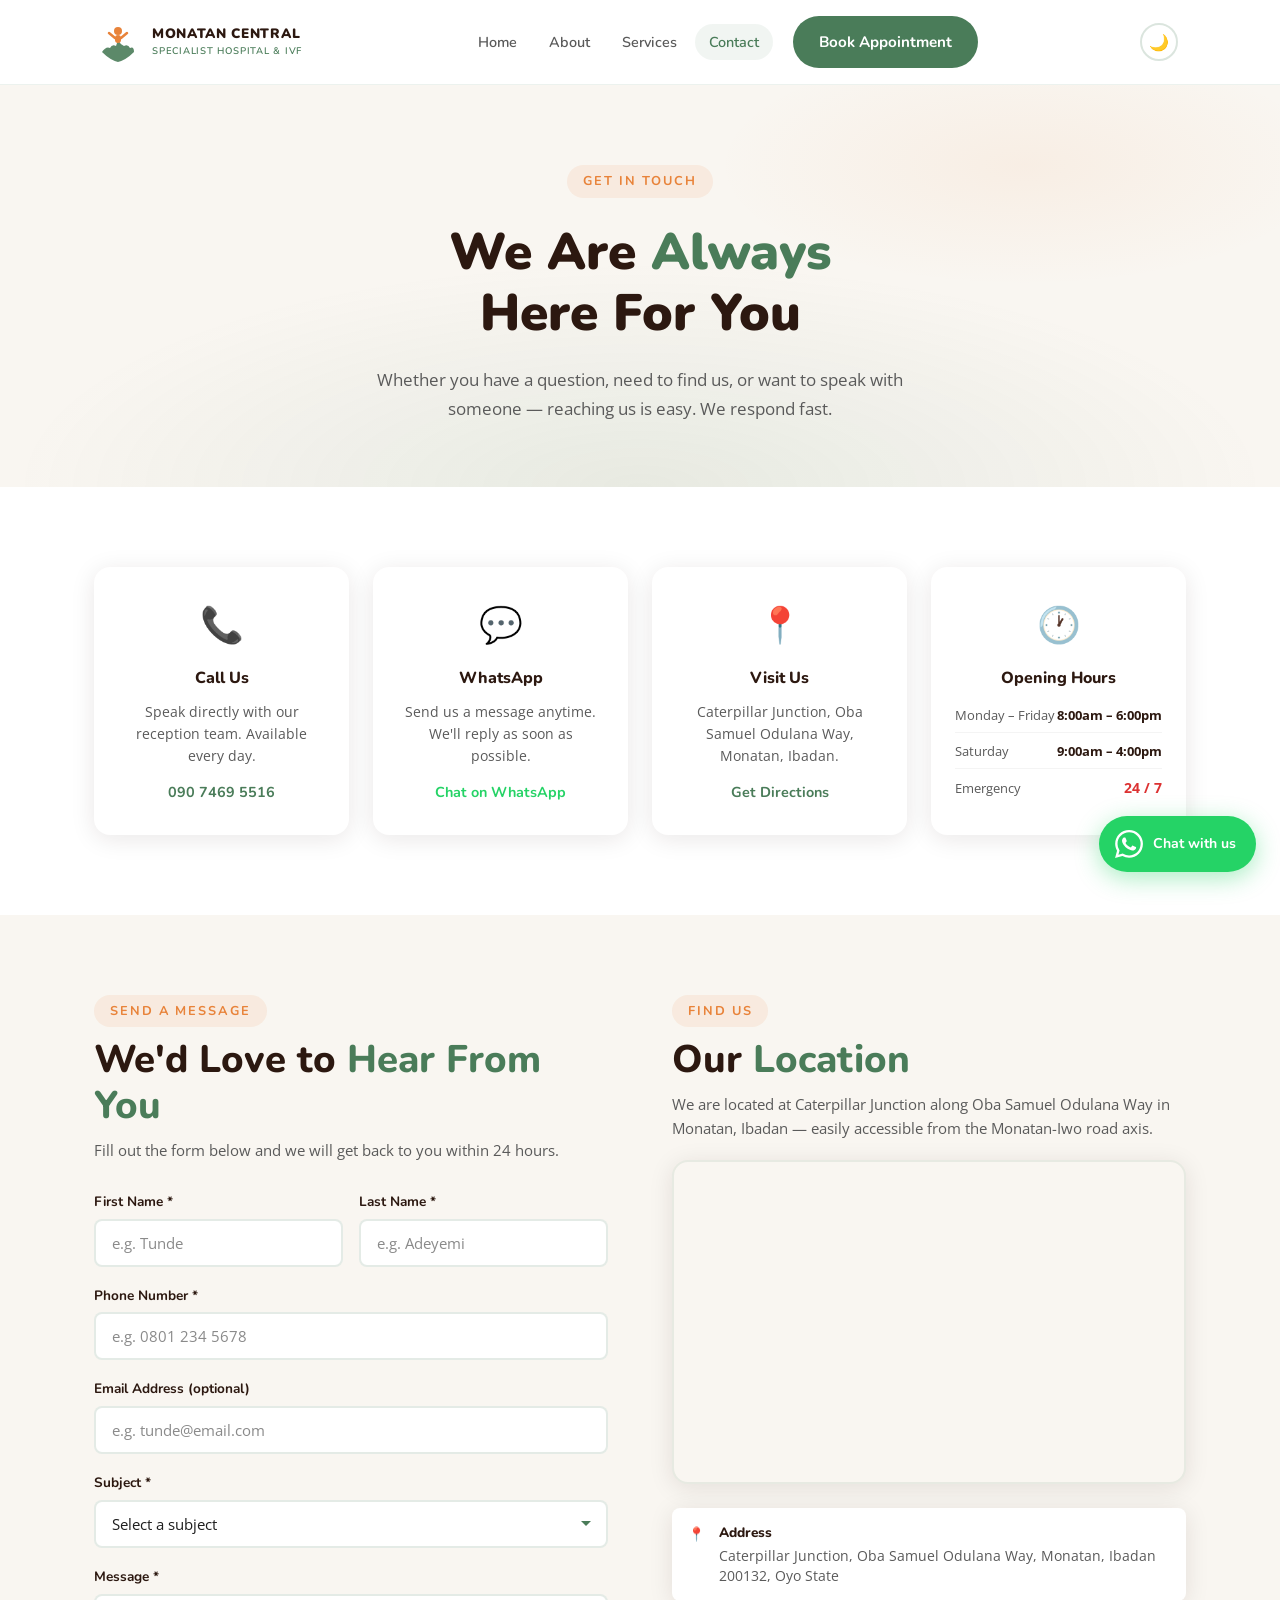
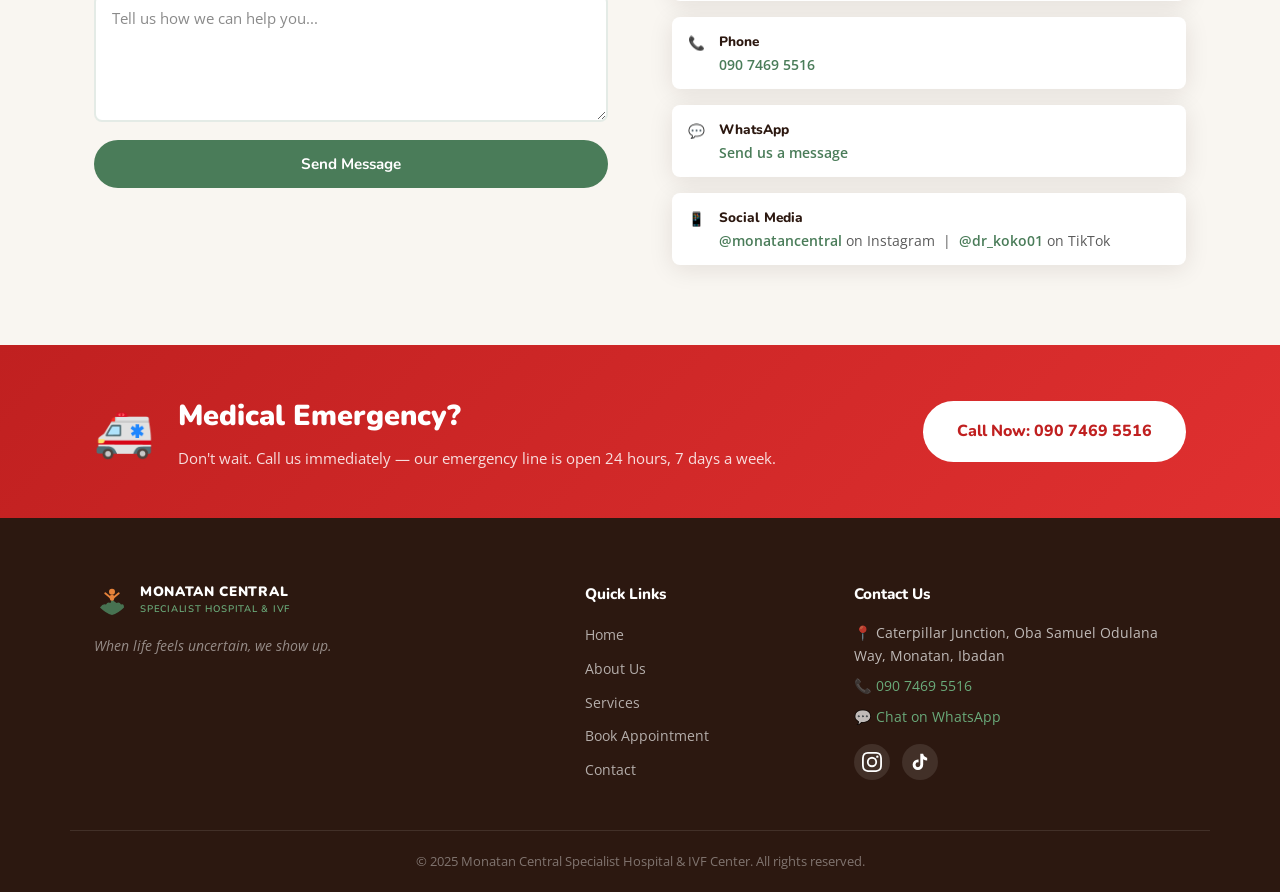
<file: contact.html>
<!DOCTYPE html>
<html lang="en">
<head>
  <meta charset="UTF-8" />
  <meta name="viewport" content="width=device-width, initial-scale=1.0" />
  <meta name="description" content="Contact Monatan Central Specialist Hospital & IVF Center — Find us at Caterpillar Junction, Monatan, Ibadan. Call, WhatsApp, or send us a message." />
  <meta name="keywords" content="contact Monatan Central Hospital, hospital address Ibadan, hospital phone number Ibadan, directions Monatan hospital" />
  <meta name="author" content="Monatan Central Specialist Hospital" />
  <meta property="og:title" content="Contact Us | Monatan Central Specialist Hospital" />
  <meta property="og:description" content="Get in touch with Monatan Central Specialist Hospital & IVF Center in Ibadan. We are always here for you." />
  <meta property="og:type" content="website" />
  <title>Contact Us | Monatan Central Specialist Hospital & IVF Center</title>
  <link rel="preconnect" href="https://fonts.googleapis.com" />
  <link rel="preconnect" href="https://fonts.gstatic.com" crossorigin />
  <link href="https://fonts.googleapis.com/css2?family=Nunito:wght@400;600;700;800;900&family=Open+Sans:wght@400;500;600&display=swap" rel="stylesheet" />
  <link rel="stylesheet" href="css/style.css" />
  <link rel="stylesheet" href="css/contact.css" />
</head>
<body>

  <!-- ===== HEADER / NAV ===== -->
  <header class="header" id="header">
    <div class="container header__inner">
      <a href="index.html" class="logo">
        <div class="logo__icon">
          <svg width="48" height="48" viewBox="0 0 48 48" fill="none" xmlns="http://www.w3.org/2000/svg">
            <path d="M8 34 Q12 28 16 30 Q18 26 22 28 L24 22 Q26 26 30 28 Q34 26 36 30 Q40 28 40 34 Q32 42 24 44 Q16 42 8 34Z" fill="#4A7C59" opacity="0.9"/>
            <ellipse cx="24" cy="13" rx="4" ry="4" fill="#E8833A"/>
            <rect x="21" y="17" width="6" height="8" rx="3" fill="#E8833A"/>
            <line x1="21" y1="20" x2="15" y2="15" stroke="#E8833A" stroke-width="2.5" stroke-linecap="round"/>
            <line x1="27" y1="20" x2="33" y2="15" stroke="#E8833A" stroke-width="2.5" stroke-linecap="round"/>
          </svg>
        </div>
        <div class="logo__text">
          <span class="logo__name">MONATAN CENTRAL</span>
          <span class="logo__sub">SPECIALIST HOSPITAL & IVF</span>
        </div>
      </a>
      <nav class="nav" id="nav">
        <ul class="nav__list">
          <li><a href="index.html" class="nav__link">Home</a></li>
          <li><a href="about.html" class="nav__link">About</a></li>
          <li><a href="services.html" class="nav__link">Services</a></li>
          <li><a href="contact.html" class="nav__link active">Contact</a></li>
        </ul>
        <a href="appointment.html" class="btn btn--primary nav__cta">Book Appointment</a>
      </nav>
      <button class="theme-toggle" id="themeToggle" aria-label="Toggle dark mode">🌙</button>
      <button class="hamburger" id="hamburger" aria-label="Open menu">
        <span></span><span></span><span></span>
      </button>
    </div>
  </header>

  <!-- ===== PAGE HERO ===== -->
  <section class="page-hero">
    <div class="page-hero__bg"></div>
    <div class="container page-hero__inner">
      <span class="section__label">Get In Touch</span>
      <h1 class="page-hero__title">We Are <em>Always</em><br>Here For You</h1>
      <p class="page-hero__subtitle">Whether you have a question, need to find us, or want to speak with someone — reaching us is easy. We respond fast.</p>
    </div>
  </section>

  <!-- ===== CONTACT CARDS ===== -->
  <section class="contact-cards section">
    <div class="container">
      <div class="contact-cards__grid">

        <div class="contact-card contact-card--phone">
          <div class="contact-card__icon">📞</div>
          <h3>Call Us</h3>
          <p>Speak directly with our reception team. Available every day.</p>
          <a href="tel:+2349074695516" class="contact-card__action">090 7469 5516</a>
        </div>

        <div class="contact-card contact-card--whatsapp">
          <div class="contact-card__icon">💬</div>
          <h3>WhatsApp</h3>
          <p>Send us a message anytime. We'll reply as soon as possible.</p>
          <a href="https://wa.me/2349074695516" target="_blank" class="contact-card__action contact-card__action--whatsapp">Chat on WhatsApp</a>
        </div>

        <div class="contact-card contact-card--location">
          <div class="contact-card__icon">📍</div>
          <h3>Visit Us</h3>
          <p>Caterpillar Junction, Oba Samuel Odulana Way, Monatan, Ibadan.</p>
          <a href="https://maps.google.com/?q=Monatan+Central+Specialist+Hospital+Ibadan" target="_blank" class="contact-card__action">Get Directions</a>
        </div>

        <div class="contact-card contact-card--hours">
          <div class="contact-card__icon">🕐</div>
          <h3>Opening Hours</h3>
          <div class="hours__list">
            <div class="hours__row">
              <span>Monday – Friday</span>
              <strong>8:00am – 6:00pm</strong>
            </div>
            <div class="hours__row">
              <span>Saturday</span>
              <strong>9:00am – 4:00pm</strong>
            </div>
            <div class="hours__row">
              <span>Emergency</span>
              <strong class="hours__emergency">24 / 7</strong>
            </div>
          </div>
        </div>

      </div>
    </div>
  </section>

  <!-- ===== CONTACT FORM + MAP ===== -->
  <section class="contact-main section section--alt">
    <div class="container contact-main__inner">

      <!-- Contact Form -->
      <div class="contact-form-wrap">
        <span class="section__label">Send a Message</span>
        <h2 class="section__title">We'd Love to <em>Hear From You</em></h2>
        <p class="contact-form-wrap__sub">Fill out the form below and we will get back to you within 24 hours.</p>

        <!-- Form action via Formspree — replace YOUR_FORM_ID with actual Formspree ID -->
        <form
          class="contact-form"
          action="https://formspree.io/f/YOUR_FORM_ID"
          method="POST"
          id="contactForm"
        >
          <div class="form-row">
            <div class="form-group">
              <label for="firstName">First Name *</label>
              <input type="text" id="firstName" name="firstName" placeholder="e.g. Tunde" required />
            </div>
            <div class="form-group">
              <label for="lastName">Last Name *</label>
              <input type="text" id="lastName" name="lastName" placeholder="e.g. Adeyemi" required />
            </div>
          </div>

          <div class="form-group">
            <label for="phone">Phone Number *</label>
            <input type="tel" id="phone" name="phone" placeholder="e.g. 0801 234 5678" required />
          </div>

          <div class="form-group">
            <label for="email">Email Address (optional)</label>
            <input type="email" id="email" name="email" placeholder="e.g. tunde@email.com" />
          </div>

          <div class="form-group">
            <label for="subject">Subject *</label>
            <select id="subject" name="subject" required>
              <option value="" disabled selected>Select a subject</option>
              <option value="General Enquiry">General Enquiry</option>
              <option value="Book Appointment">Book Appointment</option>
              <option value="IVF & Fertility">IVF & Fertility Enquiry</option>
              <option value="Surgery">Surgical Enquiry</option>
              <option value="Maternity">Maternity Care</option>
              <option value="Emergency">Emergency Information</option>
              <option value="Other">Other</option>
            </select>
          </div>

          <div class="form-group">
            <label for="message">Message *</label>
            <textarea id="message" name="message" rows="5" placeholder="Tell us how we can help you..." required></textarea>
          </div>

          <!-- Honeypot spam protection -->
          <input type="text" name="_gotcha" style="display:none" />

          <button type="submit" class="btn btn--primary btn--full" id="submitBtn">
            Send Message
          </button>

          <div class="form-success" id="formSuccess">
            ✅ Thank you! We received your message and will be in touch shortly.
          </div>
          <div class="form-error" id="formError">
            ❌ Something went wrong. Please try calling us directly on 090 7469 5516.
          </div>

        </form>
      </div>

      <!-- Map + Info -->
      <div class="contact-map-wrap">
        <span class="section__label">Find Us</span>
        <h2 class="section__title">Our <em>Location</em></h2>
        <p class="contact-map-wrap__sub">We are located at Caterpillar Junction along Oba Samuel Odulana Way in Monatan, Ibadan — easily accessible from the Monatan-Iwo road axis.</p>

        <!-- Google Maps Embed -->
        <div class="map-embed">
          <iframe
            src="https://www.google.com/maps/embed?pb=!1m18!1m12!1m3!1d3956.0!2d3.8916!3d7.4167!2m3!1f0!2f0!3f0!3m2!1i1024!2i768!4f13.1!3m3!1m2!1s0x103944a9e45d6bc5%3A0x1!2sMonatan+Central+Specialist+Hospital!5e0!3m2!1sen!2sng!4v1"
            width="100%"
            height="320"
            style="border:0; border-radius: 12px;"
            allowfullscreen=""
            loading="lazy"
            referrerpolicy="no-referrer-when-downgrade"
            title="Monatan Central Hospital Location">
          </iframe>
        </div>

        <div class="contact-info-block">
          <div class="contact-info-item">
            <span class="contact-info-item__icon">📍</span>
            <div>
              <strong>Address</strong>
              <span>Caterpillar Junction, Oba Samuel Odulana Way, Monatan, Ibadan 200132, Oyo State</span>
            </div>
          </div>
          <div class="contact-info-item">
            <span class="contact-info-item__icon">📞</span>
            <div>
              <strong>Phone</strong>
              <span><a href="tel:+2349074695516">090 7469 5516</a></span>
            </div>
          </div>
          <div class="contact-info-item">
            <span class="contact-info-item__icon">💬</span>
            <div>
              <strong>WhatsApp</strong>
              <span><a href="https://wa.me/2349074695516" target="_blank">Send us a message</a></span>
            </div>
          </div>
          <div class="contact-info-item">
            <span class="contact-info-item__icon">📱</span>
            <div>
              <strong>Social Media</strong>
              <span>
                <a href="https://www.instagram.com/monatancentral/" target="_blank">@monatancentral</a> on Instagram &nbsp;|&nbsp;
                <a href="https://www.tiktok.com/@dr_koko01" target="_blank">@dr_koko01</a> on TikTok
              </span>
            </div>
          </div>
        </div>

      </div>
    </div>
  </section>

  <!-- ===== EMERGENCY STRIP ===== -->
  <section class="emergency-strip">
    <div class="container emergency-strip__inner">
      <div class="emergency-strip__icon">🚑</div>
      <div class="emergency-strip__text">
        <h2>Medical Emergency?</h2>
        <p>Don't wait. Call us immediately — our emergency line is open 24 hours, 7 days a week.</p>
      </div>
      <a href="tel:+2349074695516" class="btn btn--white btn--lg">Call Now: 090 7469 5516</a>
    </div>
  </section>

  <!-- ===== FOOTER ===== -->
  <footer class="footer">
    <div class="container footer__inner">
      <div class="footer__brand">
        <a href="index.html" class="logo">
          <div class="logo__icon logo__icon--sm">
            <svg width="36" height="36" viewBox="0 0 48 48" fill="none" xmlns="http://www.w3.org/2000/svg">
              <path d="M8 34 Q12 28 16 30 Q18 26 22 28 L24 22 Q26 26 30 28 Q34 26 36 30 Q40 28 40 34 Q32 42 24 44 Q16 42 8 34Z" fill="#4A7C59" opacity="0.9"/>
              <ellipse cx="24" cy="13" rx="4" ry="4" fill="#E8833A"/>
              <rect x="21" y="17" width="6" height="8" rx="3" fill="#E8833A"/>
              <line x1="21" y1="20" x2="15" y2="15" stroke="#E8833A" stroke-width="2.5" stroke-linecap="round"/>
              <line x1="27" y1="20" x2="33" y2="15" stroke="#E8833A" stroke-width="2.5" stroke-linecap="round"/>
            </svg>
          </div>
          <div class="logo__text">
            <span class="logo__name">MONATAN CENTRAL</span>
            <span class="logo__sub">SPECIALIST HOSPITAL & IVF</span>
          </div>
        </a>
        <p class="footer__tagline">When life feels uncertain, we show up.</p>
      </div>
      <div class="footer__links">
        <h4>Quick Links</h4>
        <ul>
          <li><a href="index.html">Home</a></li>
          <li><a href="about.html">About Us</a></li>
          <li><a href="services.html">Services</a></li>
          <li><a href="appointment.html">Book Appointment</a></li>
          <li><a href="contact.html">Contact</a></li>
        </ul>
      </div>
      <div class="footer__contact">
        <h4>Contact Us</h4>
        <p>📍 Caterpillar Junction, Oba Samuel Odulana Way, Monatan, Ibadan</p>
        <p>📞 <a href="tel:+2349074695516">090 7469 5516</a></p>
        <p>💬 <a href="https://wa.me/2349074695516" target="_blank">Chat on WhatsApp</a></p>
        <div class="footer__social">
          <a href="https://www.instagram.com/monatancentral/" target="_blank" aria-label="Instagram">
            <svg width="20" height="20" viewBox="0 0 24 24" fill="currentColor"><path d="M12 2.163c3.204 0 3.584.012 4.85.07 3.252.148 4.771 1.691 4.919 4.919.058 1.265.069 1.645.069 4.849 0 3.205-.012 3.584-.069 4.849-.149 3.225-1.664 4.771-4.919 4.919-1.266.058-1.644.07-4.85.07-3.204 0-3.584-.012-4.849-.07-3.26-.149-4.771-1.699-4.919-4.92-.058-1.265-.07-1.644-.07-4.849 0-3.204.013-3.583.07-4.849.149-3.227 1.664-4.771 4.919-4.919 1.266-.057 1.645-.069 4.849-.069zM12 0C8.741 0 8.333.014 7.053.072 2.695.272.273 2.69.073 7.052.014 8.333 0 8.741 0 12c0 3.259.014 3.668.072 4.948.2 4.358 2.618 6.78 6.98 6.98C8.333 23.986 8.741 24 12 24c3.259 0 3.668-.014 4.948-.072 4.354-.2 6.782-2.618 6.979-6.98.059-1.28.073-1.689.073-4.948 0-3.259-.014-3.667-.072-4.947-.196-4.354-2.617-6.78-6.979-6.98C15.668.014 15.259 0 12 0zm0 5.838a6.162 6.162 0 100 12.324 6.162 6.162 0 000-12.324zM12 16a4 4 0 110-8 4 4 0 010 8zm6.406-11.845a1.44 1.44 0 100 2.881 1.44 1.44 0 000-2.881z"/></svg>
          </a>
          <a href="https://www.tiktok.com/@dr_koko01" target="_blank" aria-label="TikTok">
            <svg width="20" height="20" viewBox="0 0 24 24" fill="currentColor"><path d="M19.59 6.69a4.83 4.83 0 01-3.77-4.25V2h-3.45v13.67a2.89 2.89 0 01-2.88 2.5 2.89 2.89 0 01-2.89-2.89 2.89 2.89 0 012.89-2.89c.28 0 .54.04.79.1V9.01a6.32 6.32 0 00-.79-.05 6.34 6.34 0 00-6.34 6.34 6.34 6.34 0 006.34 6.34 6.34 6.34 0 006.33-6.34V8.69a8.18 8.18 0 004.78 1.52V6.75a4.85 4.85 0 01-1.01-.06z"/></svg>
          </a>
        </div>
      </div>
    </div>
    <div class="footer__bottom">
      <div class="container">
        <p>© 2025 Monatan Central Specialist Hospital & IVF Center. All rights reserved.</p>
      </div>
    </div>
  </footer>

  <!-- WhatsApp Float -->
<a href="https://wa.me/2349074695516?text=Hello%2C%20I%20would%20like%20to%20enquire%20about%20your%20services."
   class="wa-float" target="_blank" aria-label="Chat on WhatsApp">
  <svg width="28" height="28" viewBox="0 0 24 24" fill="currentColor">
    <path d="M17.472 14.382c-.297-.149-1.758-.867-2.03-.967-.273-.099-.471-.148-.67.15-.197.297-.767.966-.94 1.164-.173.199-.347.223-.644.075-.297-.15-1.255-.463-2.39-1.475-.883-.788-1.48-1.761-1.653-2.059-.173-.297-.018-.458.13-.606.134-.133.298-.347.446-.52.149-.174.198-.298.298-.497.099-.198.05-.371-.025-.52-.075-.149-.669-1.612-.916-2.207-.242-.579-.487-.5-.669-.51-.173-.008-.371-.01-.57-.01-.198 0-.52.074-.792.372-.272.297-1.04 1.016-1.04 2.479 0 1.462 1.065 2.875 1.213 3.074.149.198 2.096 3.2 5.077 4.487.709.306 1.262.489 1.694.625.712.227 1.36.195 1.871.118.571-.085 1.758-.719 2.006-1.413.248-.694.248-1.289.173-1.413-.074-.124-.272-.198-.57-.347m-5.421 7.403h-.004a9.87 9.87 0 01-5.031-1.378l-.361-.214-3.741.982.998-3.648-.235-.374a9.86 9.86 0 01-1.51-5.26c.001-5.45 4.436-9.884 9.888-9.884 2.64 0 5.122 1.03 6.988 2.898a9.825 9.825 0 012.893 6.994c-.003 5.45-4.437 9.884-9.885 9.884m8.413-18.297A11.815 11.815 0 0012.05 0C5.495 0 .16 5.335.157 11.892c0 2.096.547 4.142 1.588 5.945L.057 24l6.305-1.654a11.882 11.882 0 005.683 1.448h.005c6.554 0 11.89-5.335 11.893-11.893a11.821 11.821 0 00-3.48-8.413z"/>
  </svg>
  <span class="wa-float__label">Chat with us</span>
</a>

  <script src="js/main.js"></script>
  <script src="js/contact.js"></script>
</body>
</html>
</file>
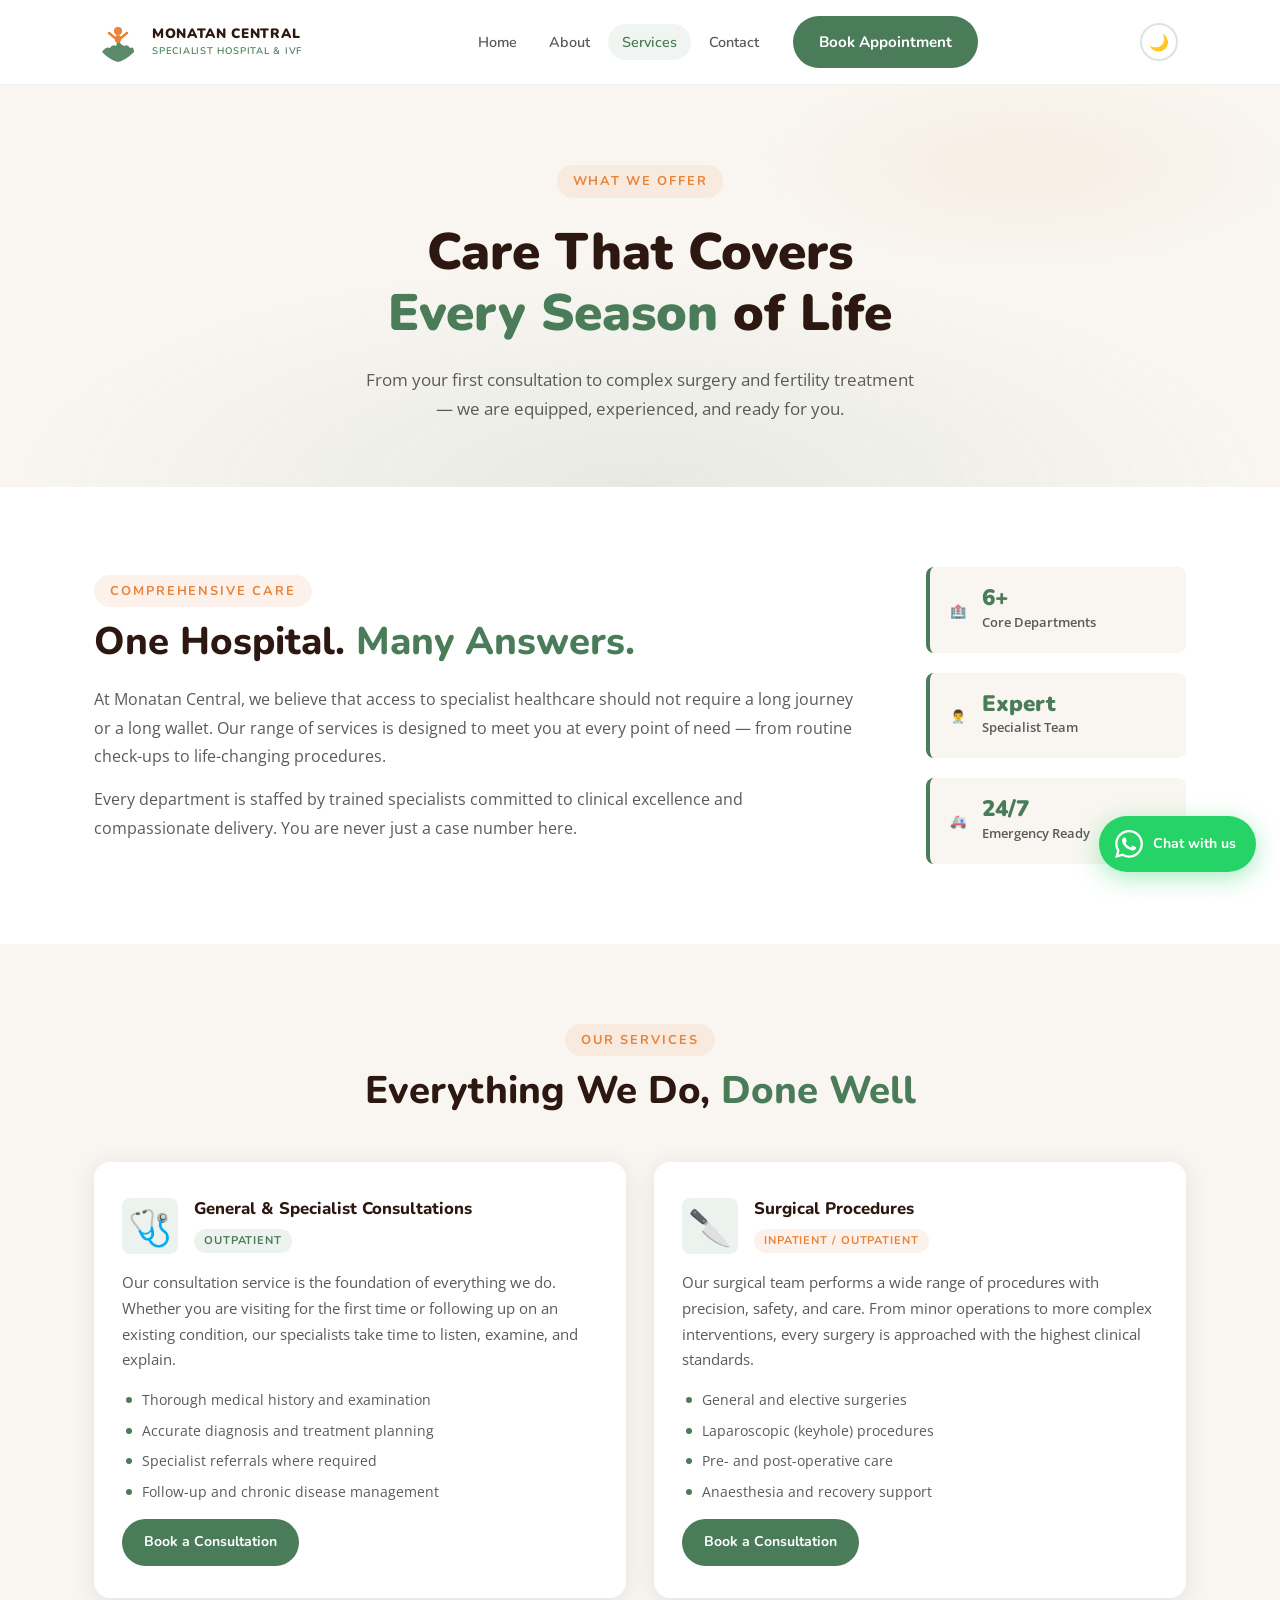
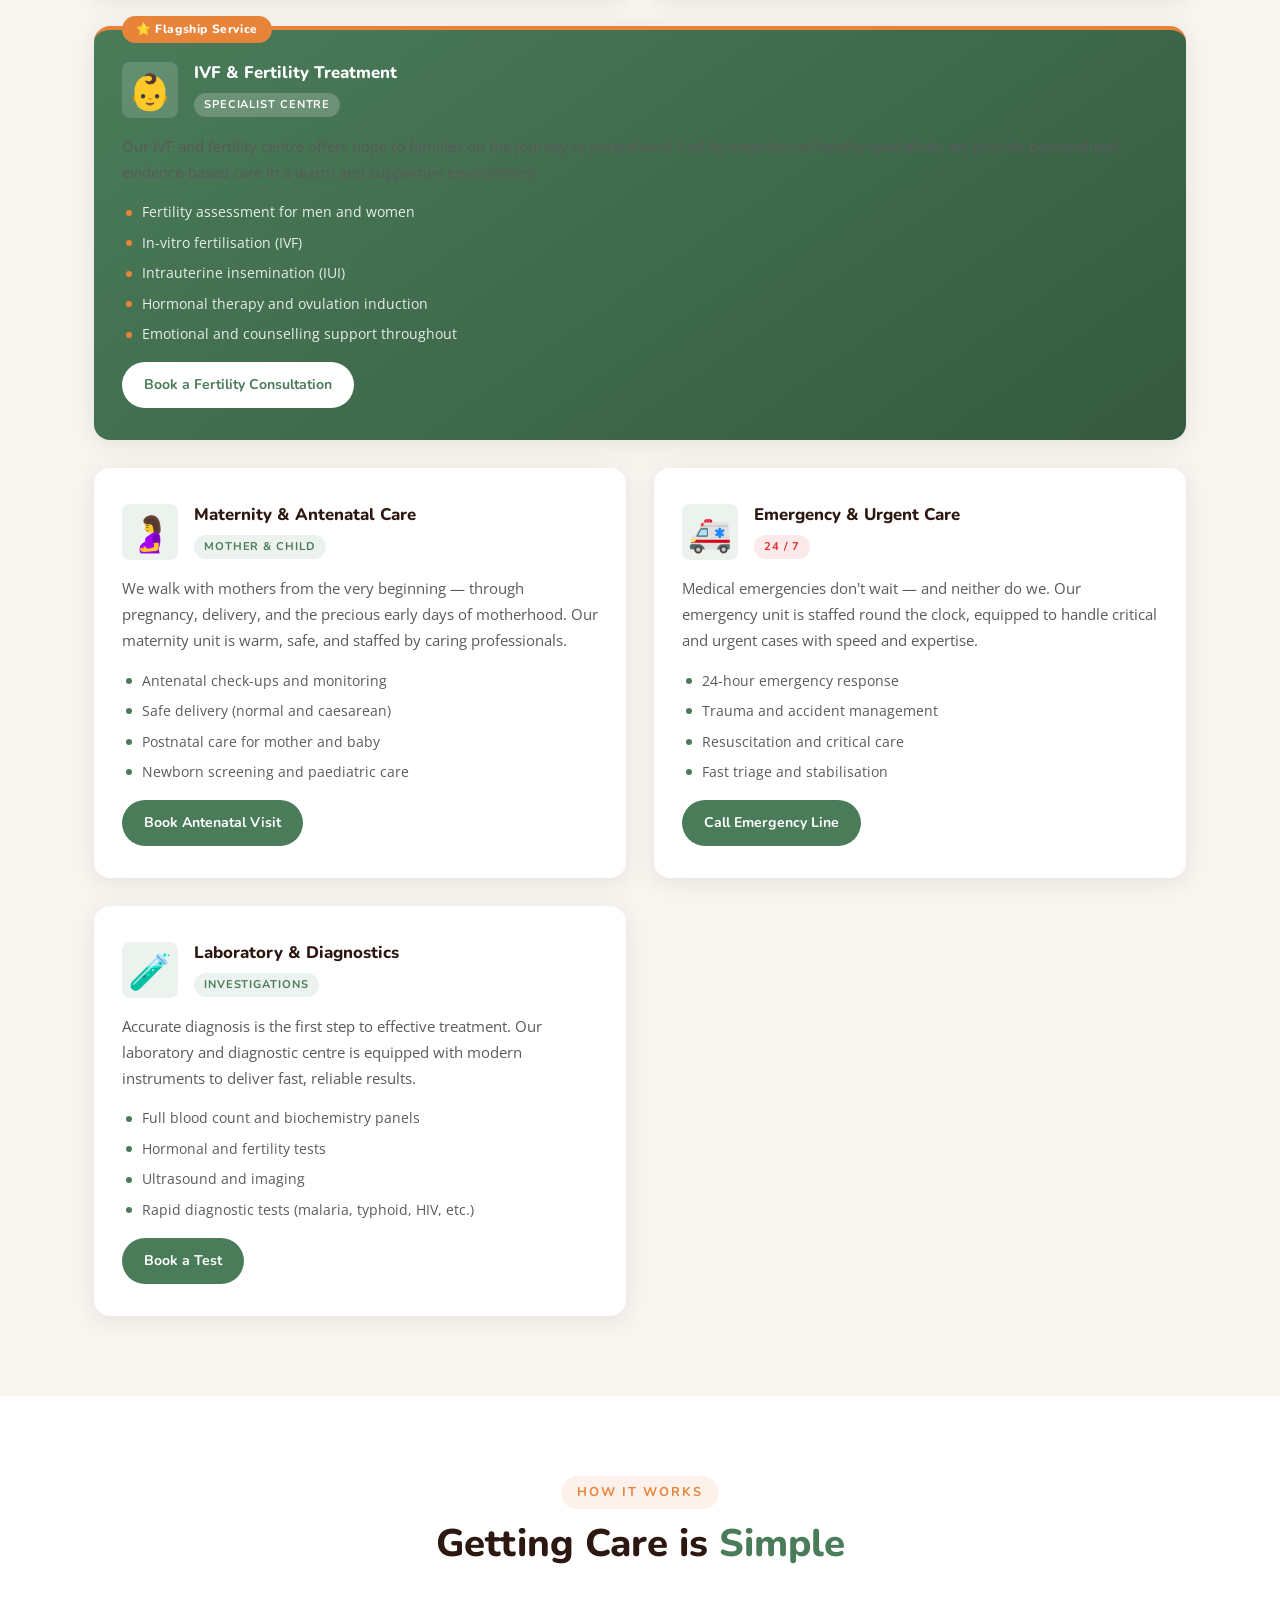
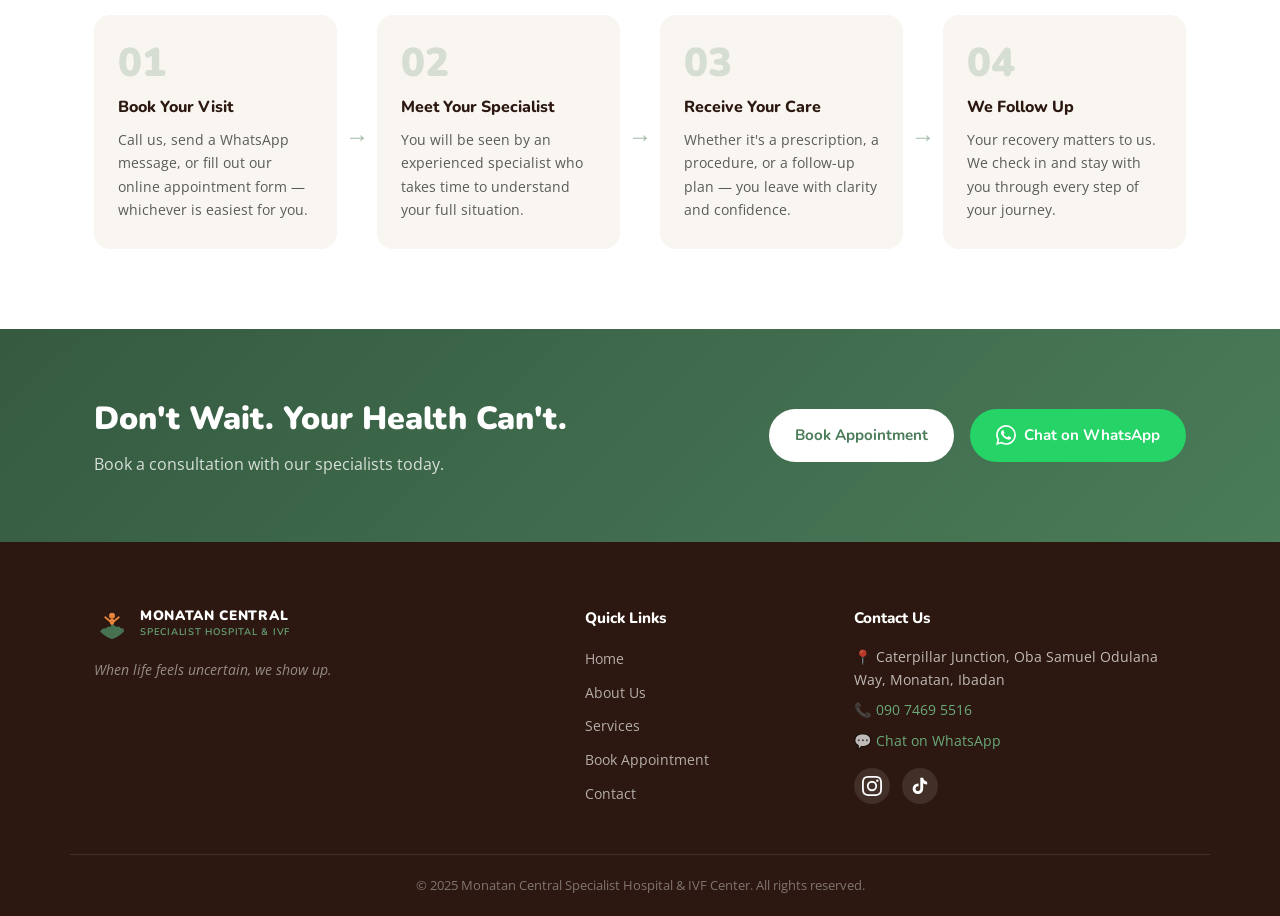
<file: services.html>
<!DOCTYPE html>
<html lang="en">
<head>
  <meta charset="UTF-8" />
  <meta name="viewport" content="width=device-width, initial-scale=1.0" />
  <meta name="description" content="Our Services — Monatan Central Specialist Hospital & IVF Center offers consultations, surgery, IVF, maternity care, emergency services, and diagnostics in Ibadan." />
  <meta name="keywords" content="specialist hospital services Ibadan, IVF Ibadan, surgery Ibadan, maternity care Oyo State, emergency hospital Ibadan, diagnostics Ibadan" />
  <meta name="author" content="Monatan Central Specialist Hospital" />
  <meta property="og:title" content="Our Services | Monatan Central Specialist Hospital" />
  <meta property="og:description" content="Comprehensive specialist medical services in Ibadan — consultations, surgery, IVF, maternity, diagnostics, and emergency care." />
  <meta property="og:type" content="website" />
  <title>Our Services | Monatan Central Specialist Hospital & IVF Center</title>
  <link rel="preconnect" href="https://fonts.googleapis.com" />
  <link rel="preconnect" href="https://fonts.gstatic.com" crossorigin />
  <link href="https://fonts.googleapis.com/css2?family=Nunito:wght@400;600;700;800;900&family=Open+Sans:wght@400;500;600&display=swap" rel="stylesheet" />
  <link rel="stylesheet" href="css/style.css" />
  <link rel="stylesheet" href="css/services.css" />
</head>
<body>

  <!-- ===== HEADER / NAV ===== -->
  <header class="header" id="header">
    <div class="container header__inner">
      <a href="index.html" class="logo">
        <div class="logo__icon">
          <svg width="48" height="48" viewBox="0 0 48 48" fill="none" xmlns="http://www.w3.org/2000/svg">
            <path d="M8 34 Q12 28 16 30 Q18 26 22 28 L24 22 Q26 26 30 28 Q34 26 36 30 Q40 28 40 34 Q32 42 24 44 Q16 42 8 34Z" fill="#4A7C59" opacity="0.9"/>
            <ellipse cx="24" cy="13" rx="4" ry="4" fill="#E8833A"/>
            <rect x="21" y="17" width="6" height="8" rx="3" fill="#E8833A"/>
            <line x1="21" y1="20" x2="15" y2="15" stroke="#E8833A" stroke-width="2.5" stroke-linecap="round"/>
            <line x1="27" y1="20" x2="33" y2="15" stroke="#E8833A" stroke-width="2.5" stroke-linecap="round"/>
          </svg>
        </div>
        <div class="logo__text">
          <span class="logo__name">MONATAN CENTRAL</span>
          <span class="logo__sub">SPECIALIST HOSPITAL & IVF</span>
        </div>
      </a>
      <nav class="nav" id="nav">
        <ul class="nav__list">
          <li><a href="index.html" class="nav__link">Home</a></li>
          <li><a href="about.html" class="nav__link">About</a></li>
          <li><a href="services.html" class="nav__link active">Services</a></li>
          <li><a href="contact.html" class="nav__link">Contact</a></li>
        </ul>
        <a href="appointment.html" class="btn btn--primary nav__cta">Book Appointment</a>
      </nav>
      <button class="theme-toggle" id="themeToggle" aria-label="Toggle dark mode">🌙</button>
      <button class="hamburger" id="hamburger" aria-label="Open menu">
        <span></span><span></span><span></span>
      </button>
    </div>
  </header>

  <!-- ===== PAGE HERO ===== -->
  <section class="page-hero">
    <div class="page-hero__bg"></div>
    <div class="container page-hero__inner">
      <span class="section__label">What We Offer</span>
      <h1 class="page-hero__title">Care That Covers <br><em>Every Season</em> of Life</h1>
      <p class="page-hero__subtitle">From your first consultation to complex surgery and fertility treatment — we are equipped, experienced, and ready for you.</p>
    </div>
  </section>

  <!-- ===== SERVICES INTRO ===== -->
  <section class="services-intro section">
    <div class="container services-intro__inner">
      <div class="services-intro__text">
        <span class="section__label">Comprehensive Care</span>
        <h2 class="section__title">One Hospital. <em>Many Answers.</em></h2>
        <p>At Monatan Central, we believe that access to specialist healthcare should not require a long journey or a long wallet. Our range of services is designed to meet you at every point of need — from routine check-ups to life-changing procedures.</p>
        <p>Every department is staffed by trained specialists committed to clinical excellence and compassionate delivery. You are never just a case number here.</p>
      </div>
      <div class="services-intro__stats">
        <div class="intro-stat">
          <span class="intro-stat__icon">🏥</span>
          <div>
            <strong>6+</strong>
            <span>Core Departments</span>
          </div>
        </div>
        <div class="intro-stat">
          <span class="intro-stat__icon">👨‍⚕️</span>
          <div>
            <strong>Expert</strong>
            <span>Specialist Team</span>
          </div>
        </div>
        <div class="intro-stat">
          <span class="intro-stat__icon">🚑</span>
          <div>
            <strong>24/7</strong>
            <span>Emergency Ready</span>
          </div>
        </div>
      </div>
    </div>
  </section>

  <!-- ===== SERVICES DETAILED ===== -->
  <section class="services-detail section section--alt">
    <div class="container">
      <div class="section__header">
        <span class="section__label">Our Services</span>
        <h2 class="section__title">Everything We Do, <em>Done Well</em></h2>
      </div>

      <div class="services-detail__grid">

        <!-- Service 1: Consultations -->
        <div class="svc-card" id="consultations">
          <div class="svc-card__header">
            <div class="svc-card__icon">🩺</div>
            <div>
              <h3>General & Specialist Consultations</h3>
              <span class="svc-card__tag">Outpatient</span>
            </div>
          </div>
          <p>Our consultation service is the foundation of everything we do. Whether you are visiting for the first time or following up on an existing condition, our specialists take time to listen, examine, and explain.</p>
          <ul class="svc-card__list">
            <li>Thorough medical history and examination</li>
            <li>Accurate diagnosis and treatment planning</li>
            <li>Specialist referrals where required</li>
            <li>Follow-up and chronic disease management</li>
          </ul>
          <a href="appointment.html" class="btn btn--primary btn--sm">Book a Consultation</a>
        </div>

        <!-- Service 2: Surgery -->
        <div class="svc-card" id="surgery">
          <div class="svc-card__header">
            <div class="svc-card__icon">🔪</div>
            <div>
              <h3>Surgical Procedures</h3>
              <span class="svc-card__tag svc-card__tag--orange">Inpatient / Outpatient</span>
            </div>
          </div>
          <p>Our surgical team performs a wide range of procedures with precision, safety, and care. From minor operations to more complex interventions, every surgery is approached with the highest clinical standards.</p>
          <ul class="svc-card__list">
            <li>General and elective surgeries</li>
            <li>Laparoscopic (keyhole) procedures</li>
            <li>Pre- and post-operative care</li>
            <li>Anaesthesia and recovery support</li>
          </ul>
          <a href="appointment.html" class="btn btn--primary btn--sm">Book a Consultation</a>
        </div>

        <!-- Service 3: IVF -->
        <div class="svc-card svc-card--featured" id="ivf">
          <div class="svc-card__featured-badge">⭐ Flagship Service</div>
          <div class="svc-card__header">
            <div class="svc-card__icon">👶</div>
            <div>
              <h3>IVF & Fertility Treatment</h3>
              <span class="svc-card__tag svc-card__tag--white">Specialist Centre</span>
            </div>
          </div>
          <p>Our IVF and fertility centre offers hope to families on the journey to parenthood. Led by experienced fertility specialists, we provide personalised, evidence-based care in a warm and supportive environment.</p>
          <ul class="svc-card__list">
            <li>Fertility assessment for men and women</li>
            <li>In-vitro fertilisation (IVF)</li>
            <li>Intrauterine insemination (IUI)</li>
            <li>Hormonal therapy and ovulation induction</li>
            <li>Emotional and counselling support throughout</li>
          </ul>
          <a href="appointment.html" class="btn btn--white btn--sm">Book a Fertility Consultation</a>
        </div>

        <!-- Service 4: Maternity -->
        <div class="svc-card" id="maternity">
          <div class="svc-card__header">
            <div class="svc-card__icon">🤰</div>
            <div>
              <h3>Maternity & Antenatal Care</h3>
              <span class="svc-card__tag">Mother & Child</span>
            </div>
          </div>
          <p>We walk with mothers from the very beginning — through pregnancy, delivery, and the precious early days of motherhood. Our maternity unit is warm, safe, and staffed by caring professionals.</p>
          <ul class="svc-card__list">
            <li>Antenatal check-ups and monitoring</li>
            <li>Safe delivery (normal and caesarean)</li>
            <li>Postnatal care for mother and baby</li>
            <li>Newborn screening and paediatric care</li>
          </ul>
          <a href="appointment.html" class="btn btn--primary btn--sm">Book Antenatal Visit</a>
        </div>

        <!-- Service 5: Emergency -->
        <div class="svc-card" id="emergency">
          <div class="svc-card__header">
            <div class="svc-card__icon">🚑</div>
            <div>
              <h3>Emergency & Urgent Care</h3>
              <span class="svc-card__tag svc-card__tag--red">24 / 7</span>
            </div>
          </div>
          <p>Medical emergencies don't wait — and neither do we. Our emergency unit is staffed round the clock, equipped to handle critical and urgent cases with speed and expertise.</p>
          <ul class="svc-card__list">
            <li>24-hour emergency response</li>
            <li>Trauma and accident management</li>
            <li>Resuscitation and critical care</li>
            <li>Fast triage and stabilisation</li>
          </ul>
          <a href="tel:+2349074695516" class="btn btn--primary btn--sm">Call Emergency Line</a>
        </div>

        <!-- Service 6: Diagnostics -->
        <div class="svc-card" id="diagnostics">
          <div class="svc-card__header">
            <div class="svc-card__icon">🧪</div>
            <div>
              <h3>Laboratory & Diagnostics</h3>
              <span class="svc-card__tag">Investigations</span>
            </div>
          </div>
          <p>Accurate diagnosis is the first step to effective treatment. Our laboratory and diagnostic centre is equipped with modern instruments to deliver fast, reliable results.</p>
          <ul class="svc-card__list">
            <li>Full blood count and biochemistry panels</li>
            <li>Hormonal and fertility tests</li>
            <li>Ultrasound and imaging</li>
            <li>Rapid diagnostic tests (malaria, typhoid, HIV, etc.)</li>
          </ul>
          <a href="appointment.html" class="btn btn--primary btn--sm">Book a Test</a>
        </div>

      </div>
    </div>
  </section>

  <!-- ===== PROCESS SECTION ===== -->
  <section class="process section">
    <div class="container">
      <div class="section__header">
        <span class="section__label">How It Works</span>
        <h2 class="section__title">Getting Care is <em>Simple</em></h2>
      </div>
      <div class="process__steps">
        <div class="process__step">
          <div class="process__number">01</div>
          <div class="process__content">
            <h3>Book Your Visit</h3>
            <p>Call us, send a WhatsApp message, or fill out our online appointment form — whichever is easiest for you.</p>
          </div>
        </div>
        <div class="process__arrow">→</div>
        <div class="process__step">
          <div class="process__number">02</div>
          <div class="process__content">
            <h3>Meet Your Specialist</h3>
            <p>You will be seen by an experienced specialist who takes time to understand your full situation.</p>
          </div>
        </div>
        <div class="process__arrow">→</div>
        <div class="process__step">
          <div class="process__number">03</div>
          <div class="process__content">
            <h3>Receive Your Care</h3>
            <p>Whether it's a prescription, a procedure, or a follow-up plan — you leave with clarity and confidence.</p>
          </div>
        </div>
        <div class="process__arrow">→</div>
        <div class="process__step">
          <div class="process__number">04</div>
          <div class="process__content">
            <h3>We Follow Up</h3>
            <p>Your recovery matters to us. We check in and stay with you through every step of your journey.</p>
          </div>
        </div>
      </div>
    </div>
  </section>

  <!-- ===== CTA STRIP ===== -->
  <section class="cta-strip">
    <div class="container cta-strip__inner">
      <div class="cta-strip__text">
        <h2>Don't Wait. Your Health Can't.</h2>
        <p>Book a consultation with our specialists today.</p>
      </div>
      <div class="cta-strip__actions">
        <a href="appointment.html" class="btn btn--white">Book Appointment</a>
        <a href="https://wa.me/2349074695516" target="_blank" class="btn btn--whatsapp">
          <svg width="20" height="20" viewBox="0 0 24 24" fill="currentColor"><path d="M17.472 14.382c-.297-.149-1.758-.867-2.03-.967-.273-.099-.471-.148-.67.15-.197.297-.767.966-.94 1.164-.173.199-.347.223-.644.075-.297-.15-1.255-.463-2.39-1.475-.883-.788-1.48-1.761-1.653-2.059-.173-.297-.018-.458.13-.606.134-.133.298-.347.446-.52.149-.174.198-.298.298-.497.099-.198.05-.371-.025-.52-.075-.149-.669-1.612-.916-2.207-.242-.579-.487-.5-.669-.51-.173-.008-.371-.01-.57-.01-.198 0-.52.074-.792.372-.272.297-1.04 1.016-1.04 2.479 0 1.462 1.065 2.875 1.213 3.074.149.198 2.096 3.2 5.077 4.487.709.306 1.262.489 1.694.625.712.227 1.36.195 1.871.118.571-.085 1.758-.719 2.006-1.413.248-.694.248-1.289.173-1.413-.074-.124-.272-.198-.57-.347m-5.421 7.403h-.004a9.87 9.87 0 01-5.031-1.378l-.361-.214-3.741.982.998-3.648-.235-.374a9.86 9.86 0 01-1.51-5.26c.001-5.45 4.436-9.884 9.888-9.884 2.64 0 5.122 1.03 6.988 2.898a9.825 9.825 0 012.893 6.994c-.003 5.45-4.437 9.884-9.885 9.884m8.413-18.297A11.815 11.815 0 0012.05 0C5.495 0 .16 5.335.157 11.892c0 2.096.547 4.142 1.588 5.945L.057 24l6.305-1.654a11.882 11.882 0 005.683 1.448h.005c6.554 0 11.89-5.335 11.893-11.893a11.821 11.821 0 00-3.48-8.413z"/></svg>
          Chat on WhatsApp
        </a>
      </div>
    </div>
  </section>

  <!-- ===== FOOTER ===== -->
  <footer class="footer">
    <div class="container footer__inner">
      <div class="footer__brand">
        <a href="index.html" class="logo">
          <div class="logo__icon logo__icon--sm">
            <svg width="36" height="36" viewBox="0 0 48 48" fill="none" xmlns="http://www.w3.org/2000/svg">
              <path d="M8 34 Q12 28 16 30 Q18 26 22 28 L24 22 Q26 26 30 28 Q34 26 36 30 Q40 28 40 34 Q32 42 24 44 Q16 42 8 34Z" fill="#4A7C59" opacity="0.9"/>
              <ellipse cx="24" cy="13" rx="4" ry="4" fill="#E8833A"/>
              <rect x="21" y="17" width="6" height="8" rx="3" fill="#E8833A"/>
              <line x1="21" y1="20" x2="15" y2="15" stroke="#E8833A" stroke-width="2.5" stroke-linecap="round"/>
              <line x1="27" y1="20" x2="33" y2="15" stroke="#E8833A" stroke-width="2.5" stroke-linecap="round"/>
            </svg>
          </div>
          <div class="logo__text">
            <span class="logo__name">MONATAN CENTRAL</span>
            <span class="logo__sub">SPECIALIST HOSPITAL & IVF</span>
          </div>
        </a>
        <p class="footer__tagline">When life feels uncertain, we show up.</p>
      </div>
      <div class="footer__links">
        <h4>Quick Links</h4>
        <ul>
          <li><a href="index.html">Home</a></li>
          <li><a href="about.html">About Us</a></li>
          <li><a href="services.html">Services</a></li>
          <li><a href="appointment.html">Book Appointment</a></li>
          <li><a href="contact.html">Contact</a></li>
        </ul>
      </div>
      <div class="footer__contact">
        <h4>Contact Us</h4>
        <p>📍 Caterpillar Junction, Oba Samuel Odulana Way, Monatan, Ibadan</p>
        <p>📞 <a href="tel:+2349074695516">090 7469 5516</a></p>
        <p>💬 <a href="https://wa.me/2349074695516" target="_blank">Chat on WhatsApp</a></p>
        <div class="footer__social">
          <a href="https://www.instagram.com/monatancentral/" target="_blank" aria-label="Instagram">
            <svg width="20" height="20" viewBox="0 0 24 24" fill="currentColor"><path d="M12 2.163c3.204 0 3.584.012 4.85.07 3.252.148 4.771 1.691 4.919 4.919.058 1.265.069 1.645.069 4.849 0 3.205-.012 3.584-.069 4.849-.149 3.225-1.664 4.771-4.919 4.919-1.266.058-1.644.07-4.85.07-3.204 0-3.584-.012-4.849-.07-3.26-.149-4.771-1.699-4.919-4.92-.058-1.265-.07-1.644-.07-4.849 0-3.204.013-3.583.07-4.849.149-3.227 1.664-4.771 4.919-4.919 1.266-.057 1.645-.069 4.849-.069zM12 0C8.741 0 8.333.014 7.053.072 2.695.272.273 2.69.073 7.052.014 8.333 0 8.741 0 12c0 3.259.014 3.668.072 4.948.2 4.358 2.618 6.78 6.98 6.98C8.333 23.986 8.741 24 12 24c3.259 0 3.668-.014 4.948-.072 4.354-.2 6.782-2.618 6.979-6.98.059-1.28.073-1.689.073-4.948 0-3.259-.014-3.667-.072-4.947-.196-4.354-2.617-6.78-6.979-6.98C15.668.014 15.259 0 12 0zm0 5.838a6.162 6.162 0 100 12.324 6.162 6.162 0 000-12.324zM12 16a4 4 0 110-8 4 4 0 010 8zm6.406-11.845a1.44 1.44 0 100 2.881 1.44 1.44 0 000-2.881z"/></svg>
          </a>
          <a href="https://www.tiktok.com/@dr_koko01" target="_blank" aria-label="TikTok">
            <svg width="20" height="20" viewBox="0 0 24 24" fill="currentColor"><path d="M19.59 6.69a4.83 4.83 0 01-3.77-4.25V2h-3.45v13.67a2.89 2.89 0 01-2.88 2.5 2.89 2.89 0 01-2.89-2.89 2.89 2.89 0 012.89-2.89c.28 0 .54.04.79.1V9.01a6.32 6.32 0 00-.79-.05 6.34 6.34 0 00-6.34 6.34 6.34 6.34 0 006.34 6.34 6.34 6.34 0 006.33-6.34V8.69a8.18 8.18 0 004.78 1.52V6.75a4.85 4.85 0 01-1.01-.06z"/></svg>
          </a>
        </div>
      </div>
    </div>
    <div class="footer__bottom">
      <div class="container">
        <p>© 2025 Monatan Central Specialist Hospital & IVF Center. All rights reserved.</p>
      </div>
    </div>
  </footer>

  <!-- WhatsApp Float -->
<a href="https://wa.me/2349074695516?text=Hello%2C%20I%20would%20like%20to%20enquire%20about%20your%20services."
   class="wa-float" target="_blank" aria-label="Chat on WhatsApp">
  <svg width="28" height="28" viewBox="0 0 24 24" fill="currentColor">
    <path d="M17.472 14.382c-.297-.149-1.758-.867-2.03-.967-.273-.099-.471-.148-.67.15-.197.297-.767.966-.94 1.164-.173.199-.347.223-.644.075-.297-.15-1.255-.463-2.39-1.475-.883-.788-1.48-1.761-1.653-2.059-.173-.297-.018-.458.13-.606.134-.133.298-.347.446-.52.149-.174.198-.298.298-.497.099-.198.05-.371-.025-.52-.075-.149-.669-1.612-.916-2.207-.242-.579-.487-.5-.669-.51-.173-.008-.371-.01-.57-.01-.198 0-.52.074-.792.372-.272.297-1.04 1.016-1.04 2.479 0 1.462 1.065 2.875 1.213 3.074.149.198 2.096 3.2 5.077 4.487.709.306 1.262.489 1.694.625.712.227 1.36.195 1.871.118.571-.085 1.758-.719 2.006-1.413.248-.694.248-1.289.173-1.413-.074-.124-.272-.198-.57-.347m-5.421 7.403h-.004a9.87 9.87 0 01-5.031-1.378l-.361-.214-3.741.982.998-3.648-.235-.374a9.86 9.86 0 01-1.51-5.26c.001-5.45 4.436-9.884 9.888-9.884 2.64 0 5.122 1.03 6.988 2.898a9.825 9.825 0 012.893 6.994c-.003 5.45-4.437 9.884-9.885 9.884m8.413-18.297A11.815 11.815 0 0012.05 0C5.495 0 .16 5.335.157 11.892c0 2.096.547 4.142 1.588 5.945L.057 24l6.305-1.654a11.882 11.882 0 005.683 1.448h.005c6.554 0 11.89-5.335 11.893-11.893a11.821 11.821 0 00-3.48-8.413z"/>
  </svg>
  <span class="wa-float__label">Chat with us</span>
</a>

  <script src="js/main.js"></script>
</body>
</html>
</file>
<file: css/style.css>
/* =============================================
   MONATAN CENTRAL SPECIALIST HOSPITAL
   CSS Stylesheet — Brand: Living Green
   Colors: Sage Green #4A7C59 | Sunrise Orange #E8833A
   ============================================= */

/* ===== CSS VARIABLES ===== */
:root {
  --green: #4A7C59;
  --green-dark: #355a40;
  --green-light: #6aaa7a;
  --orange: #E8833A;
  --orange-dark: #c9692a;
  --brown: #2C1810;
  --white: #FFFFFF;
  --cream: #F9F6F1;
  --grey-light: #F4F4F4;
  --grey: #8A8A8A;
  --text: #1E1E1E;
  --text-light: #5a5a5a;

  --font-heading: 'Nunito', sans-serif;
  --font-body: 'Open Sans', sans-serif;

  --radius: 16px;
  --radius-sm: 8px;
  --shadow: 0 4px 24px rgba(44, 24, 16, 0.10);
  --shadow-lg: 0 8px 40px rgba(44, 24, 16, 0.15);
  --transition: all 0.3s ease;

  --container: 1140px;
  --section-gap: 80px;
}

/* DARK MODE OVERRIDES */
[data-theme="dark"] {
  --green: #6AAA7A;
  --green-dark: #4A7C59;
  --orange: #E8833A;
  --brown: #F9F6F1;
  --cream: #1A1A1A;
  --white: #242424;
  --grey-light: #2E2E2E;
  --grey: #AAAAAA;
  --text: #F0F0F0;
  --text-light: #BBBBBB;
}

/* ===== RESET ===== */
*, *::before, *::after { box-sizing: border-box; margin: 0; padding: 0; }
html { scroll-behavior: smooth; }
body { font-family: var(--font-body); color: var(--text); background: var(--white); line-height: 1.6; }
img { max-width: 100%; display: block; }
a { text-decoration: none; color: inherit; }
ul { list-style: none; }

/* ===== CONTAINER ===== */
.container {
  max-width: var(--container);
  margin: 0 auto;
  padding: 0 24px;
}

/* ===== SECTION ===== */
.section { padding: var(--section-gap) 0; }
.section--alt { background: var(--cream); }

.section__header {
  text-align: center;
  margin-bottom: 48px;
}
.section__label {
  display: inline-block;
  font-family: var(--font-heading);
  font-size: 0.8rem;
  font-weight: 700;
  letter-spacing: 0.15em;
  text-transform: uppercase;
  color: var(--orange);
  background: rgba(232, 131, 58, 0.1);
  padding: 6px 16px;
  border-radius: 100px;
  margin-bottom: 12px;
}
.section__title {
  font-family: var(--font-heading);
  font-size: clamp(1.8rem, 3vw, 2.5rem);
  font-weight: 800;
  color: var(--brown);
  line-height: 1.2;
}
.section__title em {
  font-style: normal;
  color: var(--green);
}

/* ===== BUTTONS ===== */
.btn {
  display: inline-flex;
  align-items: center;
  gap: 8px;
  font-family: var(--font-heading);
  font-weight: 700;
  font-size: 0.95rem;
  padding: 12px 24px;
  border-radius: 100px;
  cursor: pointer;
  transition: var(--transition);
  border: 2px solid transparent;
  white-space: nowrap;
}
.btn--lg { padding: 16px 32px; font-size: 1rem; }
.btn--primary { background: var(--green); color: var(--white); }
.btn--primary:hover { background: var(--green-dark); transform: translateY(-2px); box-shadow: var(--shadow); }
.btn--outline { border-color: var(--green); color: var(--green); background: transparent; }
.btn--outline:hover { background: var(--green); color: var(--white); transform: translateY(-2px); }
.btn--white { background: var(--white); color: var(--green); }
.btn--white:hover { background: var(--cream); transform: translateY(-2px); }
.btn--whatsapp { background: #25D366; color: var(--white); }
.btn--whatsapp:hover { background: #1da851; transform: translateY(-2px); }

/* ===== LOGO ===== */
.logo {
  display: flex;
  align-items: center;
  gap: 10px;
  text-decoration: none;
}
.logo__icon { display: flex; align-items: center; justify-content: center; flex-shrink: 0; }
.logo__text { display: flex; flex-direction: column; }
.logo__name {
  font-family: var(--font-heading);
  font-size: 0.85rem;
  font-weight: 900;
  color: var(--brown);
  letter-spacing: 0.05em;
  line-height: 1.2;
}
.logo__sub {
  font-family: var(--font-heading);
  font-size: 0.6rem;
  font-weight: 600;
  color: var(--green);
  letter-spacing: 0.08em;
  text-transform: uppercase;
}

/* ===== HEADER ===== */
.header {
  position: sticky;
  top: 0;
  z-index: 1000;
  background: rgba(255,255,255,0.97);
  backdrop-filter: blur(12px);
  border-bottom: 1px solid rgba(74, 124, 89, 0.1);
  transition: var(--transition);
}
.header.scrolled { box-shadow: var(--shadow); }
.header__inner {
  display: flex;
  align-items: center;
  justify-content: space-between;
  padding-top: 16px;
  padding-bottom: 16px;
}
.nav { display: flex; align-items: center; gap: 8px; }
.nav__list { display: flex; align-items: center; gap: 4px; }
.nav__link {
  font-family: var(--font-heading);
  font-weight: 600;
  font-size: 0.9rem;
  color: var(--text-light);
  padding: 8px 14px;
  border-radius: 100px;
  transition: var(--transition);
}
.nav__link:hover, .nav__link.active {
  color: var(--green);
  background: rgba(74, 124, 89, 0.08);
}
.nav__cta { margin-left: 12px; }

/* Hamburger */
.hamburger {
  display: none;
  flex-direction: column;
  gap: 5px;
  background: none;
  border: none;
  cursor: pointer;
  padding: 4px;
}
.hamburger span {
  display: block;
  width: 26px;
  height: 2.5px;
  background: var(--brown);
  border-radius: 2px;
  transition: var(--transition);
}
.hamburger.open span:nth-child(1) { transform: translateY(7.5px) rotate(45deg); }
.hamburger.open span:nth-child(2) { opacity: 0; }
.hamburger.open span:nth-child(3) { transform: translateY(-7.5px) rotate(-45deg); }

/* ===== HERO ===== */
.hero {
  position: relative;
  min-height: 90vh;
  display: flex;
  align-items: center;
  overflow: hidden;
  background: var(--cream);
}
.hero__bg {
  position: absolute;
  inset: 0;
  background:
    radial-gradient(ellipse 60% 80% at 80% 50%, rgba(74, 124, 89, 0.12) 0%, transparent 70%),
    radial-gradient(ellipse 40% 40% at 20% 80%, rgba(232, 131, 58, 0.08) 0%, transparent 60%);
  pointer-events: none;
}
.hero__inner {
  display: flex;
  align-items: center;
  justify-content: space-between;
  gap: 48px;
  padding-top: 60px;
  padding-bottom: 60px;
}
.hero__content { flex: 1; max-width: 580px; }
.hero__badge {
  display: inline-block;
  font-family: var(--font-heading);
  font-size: 0.78rem;
  font-weight: 700;
  letter-spacing: 0.08em;
  color: var(--green);
  background: rgba(74, 124, 89, 0.1);
  border: 1px solid rgba(74, 124, 89, 0.2);
  padding: 6px 16px;
  border-radius: 100px;
  margin-bottom: 20px;
}
.hero__title {
  font-family: var(--font-heading);
  font-size: clamp(2.2rem, 5vw, 3.8rem);
  font-weight: 900;
  color: var(--brown);
  line-height: 1.15;
  margin-bottom: 20px;
}
.hero__title em {
  font-style: normal;
  color: var(--green);
  position: relative;
}
.hero__title em::after {
  content: '';
  position: absolute;
  bottom: 2px;
  left: 0;
  right: 0;
  height: 4px;
  background: var(--orange);
  border-radius: 2px;
  opacity: 0.5;
}
.hero__subtitle {
  font-size: 1.1rem;
  color: var(--text-light);
  margin-bottom: 32px;
  max-width: 480px;
  line-height: 1.7;
}
.hero__actions {
  display: flex;
  gap: 16px;
  flex-wrap: wrap;
  margin-bottom: 40px;
}
.hero__trust {
  display: flex;
  align-items: center;
  gap: 24px;
}
.trust__item { text-align: left; }
.trust__item strong {
  display: block;
  font-family: var(--font-heading);
  font-size: 1.6rem;
  font-weight: 900;
  color: var(--green);
}
.trust__item span {
  font-size: 0.78rem;
  color: var(--text-light);
  font-weight: 600;
}
.trust__divider {
  width: 1px;
  height: 40px;
  background: rgba(74, 124, 89, 0.2);
}

/* Hero Visual */
.hero__visual {
  flex: 0 0 380px;
  position: relative;
  height: 400px;
}
.hero__card {
  position: absolute;
  background: var(--white);
  border-radius: var(--radius);
  box-shadow: var(--shadow-lg);
  padding: 24px;
  font-family: var(--font-heading);
  font-weight: 700;
  color: var(--brown);
}
.hero__card--main {
  top: 50%;
  left: 50%;
  transform: translate(-50%, -50%);
  width: 200px;
  text-align: center;
  font-size: 0.9rem;
  line-height: 1.5;
}
.hero__card-icon { font-size: 2.5rem; margin-bottom: 12px; }
.hero__card--float1 {
  top: 10%;
  left: 0;
  font-size: 0.85rem;
  padding: 12px 16px;
  display: flex;
  align-items: center;
  gap: 8px;
  border-left: 3px solid var(--orange);
  animation: float1 4s ease-in-out infinite;
}
.hero__card--float2 {
  bottom: 10%;
  right: 0;
  font-size: 0.85rem;
  padding: 12px 16px;
  display: flex;
  align-items: center;
  gap: 8px;
  border-left: 3px solid var(--green);
  animation: float2 4s ease-in-out infinite;
}
@keyframes float1 {
  0%, 100% { transform: translateY(0); }
  50% { transform: translateY(-10px); }
}
@keyframes float2 {
  0%, 100% { transform: translateY(0); }
  50% { transform: translateY(10px); }
}

/* ===== WHY SECTION ===== */
.why__grid {
  display: grid;
  grid-template-columns: repeat(4, 1fr);
  gap: 24px;
}
.why__card {
  background: var(--white);
  border-radius: var(--radius);
  padding: 32px 24px;
  box-shadow: var(--shadow);
  text-align: center;
  transition: var(--transition);
  border-bottom: 3px solid transparent;
}
.why__card:hover {
  transform: translateY(-6px);
  border-bottom-color: var(--green);
  box-shadow: var(--shadow-lg);
}
.why__icon { font-size: 2.4rem; margin-bottom: 16px; }
.why__card h3 {
  font-family: var(--font-heading);
  font-weight: 800;
  font-size: 1rem;
  color: var(--brown);
  margin-bottom: 10px;
}
.why__card p { font-size: 0.88rem; color: var(--text-light); line-height: 1.6; }

/* ===== TESTIMONIALS ===== */
.testi__slider { position: relative; overflow: hidden; }
.testi__track {
  display: flex;
  gap: 24px;
  transition: transform 0.5s ease;
}
.testi__card {
  background: var(--white);
  border-radius: var(--radius);
  padding: 32px 28px;
  box-shadow: var(--shadow);
  min-width: calc(33.333% - 16px);
  flex-shrink: 0;
  display: flex;
  flex-direction: column;
  gap: 16px;
  border-top: 4px solid var(--green);
  transition: var(--transition);
}
.testi__card:hover { transform: translateY(-4px); box-shadow: var(--shadow-lg); }
.testi__stars { color: var(--orange); font-size: 1.1rem; letter-spacing: 2px; }
.testi__card > p {
  font-size: 0.95rem;
  color: var(--text-light);
  line-height: 1.8;
  flex: 1;
  font-style: italic;
}
.testi__author {
  display: flex;
  align-items: center;
  gap: 12px;
}
.testi__avatar {
  width: 44px;
  height: 44px;
  border-radius: 50%;
  background: var(--green);
  color: var(--white);
  font-family: var(--font-heading);
  font-weight: 800;
  font-size: 0.85rem;
  display: flex;
  align-items: center;
  justify-content: center;
  flex-shrink: 0;
}
.testi__author strong {
  display: block;
  font-family: var(--font-heading);
  font-size: 0.9rem;
  font-weight: 800;
  color: var(--brown);
}
.testi__author span { font-size: 0.78rem; color: var(--grey); }
.testi__controls {
  display: flex;
  align-items: center;
  justify-content: center;
  gap: 16px;
  margin-top: 28px;
}
.testi__arrow {
  width: 40px;
  height: 40px;
  border-radius: 50%;
  background: var(--white);
  border: 2px solid rgba(74,124,89,0.2);
  color: var(--green);
  font-size: 1.1rem;
  cursor: pointer;
  transition: var(--transition);
  display: flex;
  align-items: center;
  justify-content: center;
}
.testi__arrow:hover { background: var(--green); color: var(--white); border-color: var(--green); }
.testi__dots { display: flex; gap: 8px; }
.testi__dot {
  width: 8px; height: 8px;
  border-radius: 50%;
  background: rgba(74,124,89,0.2);
  border: none;
  cursor: pointer;
  transition: var(--transition);
}
.testi__dot.active { background: var(--green); width: 24px; border-radius: 4px; }

@media (max-width: 768px) {
  .testi__card { min-width: calc(100% - 0px); }
}
@media (min-width: 769px) and (max-width: 1024px) {
  .testi__card { min-width: calc(50% - 12px); }
}

/* ===== SERVICES ===== */
.services__grid {
  display: grid;
  grid-template-columns: repeat(3, 1fr);
  gap: 24px;
  margin-bottom: 40px;
}
.service__card {
  background: var(--white);
  border-radius: var(--radius);
  padding: 28px 24px;
  box-shadow: var(--shadow);
  transition: var(--transition);
  border-top: 3px solid transparent;
}
.service__card:hover {
  transform: translateY(-4px);
  border-top-color: var(--orange);
  box-shadow: var(--shadow-lg);
}
.service__card--featured {
  background: var(--green);
  color: var(--white);
  border-top-color: var(--orange) !important;
}
.service__card--featured h3 { color: var(--white); }
.service__card--featured p { color: rgba(255,255,255,0.85); }
.service__card--featured .service__link { color: var(--orange); }
.service__icon { font-size: 2rem; margin-bottom: 14px; }
.service__card h3 {
  font-family: var(--font-heading);
  font-weight: 800;
  font-size: 1rem;
  color: var(--brown);
  margin-bottom: 8px;
}
.service__card p { font-size: 0.88rem; color: var(--text-light); margin-bottom: 14px; line-height: 1.6; }
.service__link {
  font-family: var(--font-heading);
  font-weight: 700;
  font-size: 0.85rem;
  color: var(--green);
  transition: var(--transition);
}
.service__link:hover { color: var(--orange); }
.services__cta { text-align: center; }

/* ===== DOCTOR ===== */
.doctor__inner {
  display: flex;
  align-items: center;
  gap: 64px;
}
.doctor__visual { flex: 0 0 300px; }
.doctor__image-placeholder {
  width: 280px;
  height: 340px;
  background: linear-gradient(135deg, var(--green), var(--green-dark));
  border-radius: var(--radius);
  display: flex;
  flex-direction: column;
  align-items: center;
  justify-content: center;
  color: var(--white);
  box-shadow: var(--shadow-lg);
}
.doctor__initials {
  font-family: var(--font-heading);
  font-size: 4rem;
  font-weight: 900;
  opacity: 0.9;
  margin-bottom: 12px;
}
.doctor__image-placeholder p {
  font-family: var(--font-heading);
  font-weight: 600;
  font-size: 0.9rem;
  opacity: 0.8;
}
.doctor__content { flex: 1; }
.doctor__bio {
  font-size: 1rem;
  color: var(--text-light);
  line-height: 1.8;
  margin-bottom: 24px;
  margin-top: 16px;
}
.doctor__quote {
  border-left: 4px solid var(--orange);
  padding: 16px 20px;
  background: rgba(232, 131, 58, 0.06);
  border-radius: 0 var(--radius-sm) var(--radius-sm) 0;
  font-family: var(--font-heading);
  font-style: italic;
  font-size: 1rem;
  color: var(--brown);
  margin-bottom: 28px;
  line-height: 1.6;
}

/* ===== CTA STRIP ===== */
.cta-strip {
  background: linear-gradient(135deg, var(--green-dark) 0%, var(--green) 100%);
  padding: 64px 0;
}
.cta-strip__inner {
  display: flex;
  align-items: center;
  justify-content: space-between;
  gap: 32px;
  flex-wrap: wrap;
}
.cta-strip__text h2 {
  font-family: var(--font-heading);
  font-size: clamp(1.5rem, 3vw, 2rem);
  font-weight: 900;
  color: var(--white);
  margin-bottom: 8px;
}
.cta-strip__text p {
  color: rgba(255,255,255,0.8);
  font-size: 1rem;
}
.cta-strip__actions { display: flex; gap: 16px; flex-wrap: wrap; }

/* ===== WHATSAPP FLOAT ===== */
.wa-float {
  position: fixed;
  bottom: 28px;
  right: 24px;
  z-index: 9999;
  background: #25D366;
  color: white;
  border-radius: 100px;
  padding: 14px 20px 14px 16px;
  display: flex;
  align-items: center;
  gap: 10px;
  box-shadow: 0 6px 24px rgba(37,211,102,0.4);
  transition: all 0.3s ease;
  text-decoration: none;
  animation: waPulse 2.5s ease-in-out infinite;
}
.wa-float:hover {
  background: #1da851;
  transform: translateY(-3px);
  box-shadow: 0 10px 32px rgba(37,211,102,0.5);
}
.wa-float__label {
  font-family: var(--font-heading);
  font-size: 0.88rem;
  font-weight: 700;
  white-space: nowrap;
}
@keyframes waPulse {
  0%, 100% { box-shadow: 0 6px 24px rgba(37,211,102,0.4); }
  50%       { box-shadow: 0 6px 32px rgba(37,211,102,0.7); }
}
@media (max-width: 480px) {
  .wa-float__label { display: none; }
  .wa-float { padding: 14px; border-radius: 50%; }
}

/* ===== FOOTER ===== */
.footer {
  background: var(--brown);
  color: rgba(255,255,255,0.8);
  padding-top: 64px;
}
.footer__inner {
  display: grid;
  grid-template-columns: 2fr 1fr 1.5fr;
  gap: 48px;
  padding-bottom: 48px;
  border-bottom: 1px solid rgba(255,255,255,0.1);
}
.footer__brand .logo__name { color: var(--white); }
.footer__brand .logo__sub { color: var(--green-light); }
.footer__tagline {
  font-style: italic;
  font-size: 0.9rem;
  color: rgba(255,255,255,0.5);
  margin-top: 16px;
}
.footer__links h4, .footer__contact h4 {
  font-family: var(--font-heading);
  font-weight: 800;
  color: var(--white);
  margin-bottom: 16px;
  font-size: 0.95rem;
}
.footer__links ul { display: flex; flex-direction: column; gap: 8px; }
.footer__links a {
  font-size: 0.88rem;
  color: rgba(255,255,255,0.65);
  transition: var(--transition);
}
.footer__links a:hover { color: var(--orange); }
.footer__contact p {
  font-size: 0.88rem;
  margin-bottom: 8px;
  color: rgba(255,255,255,0.7);
}
.footer__contact a { color: var(--green-light); transition: var(--transition); }
.footer__contact a:hover { color: var(--orange); }
.footer__social {
  display: flex;
  gap: 12px;
  margin-top: 16px;
}
.footer__social a {
  width: 36px;
  height: 36px;
  border-radius: 50%;
  background: rgba(255,255,255,0.1);
  display: flex;
  align-items: center;
  justify-content: center;
  color: var(--white);
  transition: var(--transition);
}
.footer__social a:hover { background: var(--green); }
.footer__bottom {
  padding: 20px 0;
  text-align: center;
}
.footer__bottom p {
  font-size: 0.8rem;
  color: rgba(255,255,255,0.4);
}

/* ===== RESPONSIVE — TABLET ===== */
@media (max-width: 1024px) {
  .why__grid { grid-template-columns: repeat(2, 1fr); }
  .services__grid { grid-template-columns: repeat(2, 1fr); }
  .hero__visual { flex: 0 0 300px; height: 340px; }
  .footer__inner { grid-template-columns: 1fr 1fr; }
  .footer__brand { grid-column: 1 / -1; }
}

/* ===== RESPONSIVE — MOBILE ===== */
@media (max-width: 768px) {
  :root { --section-gap: 56px; }

  /* Nav */
  .hamburger { display: flex; }
  .nav {
    position: fixed;
    top: 73px;
    left: 0;
    right: 0;
    background: var(--white);
    flex-direction: column;
    align-items: stretch;
    padding: 24px;
    gap: 8px;
    box-shadow: var(--shadow-lg);
    transform: translateY(-110%);
    opacity: 0;
    transition: var(--transition);
    pointer-events: none;
    z-index: 999;
  }
  .nav.open {
    transform: translateY(0);
    opacity: 1;
    pointer-events: all;
  }
  .nav__list { flex-direction: column; gap: 4px; }
  .nav__link { padding: 12px 16px; border-radius: var(--radius-sm); }
  .nav__cta { margin-left: 0; text-align: center; justify-content: center; }

  /* Hero */
  .hero { min-height: auto; }
  .hero__inner { flex-direction: column; gap: 32px; padding-top: 48px; padding-bottom: 48px; }
  .hero__visual { display: none; }
  .hero__content { max-width: 100%; }
  .hero__trust { gap: 16px; }
  .trust__item strong { font-size: 1.3rem; }

  /* Grids */
  .why__grid { grid-template-columns: 1fr; gap: 16px; }
  .services__grid { grid-template-columns: 1fr; }

  /* Doctor */
  .doctor__inner { flex-direction: column; gap: 32px; }
  .doctor__visual { width: 100%; }
  .doctor__image-placeholder { width: 100%; height: 220px; flex-direction: row; gap: 16px; }
  .doctor__initials { font-size: 2.5rem; margin-bottom: 0; }

  /* CTA Strip */
  .cta-strip__inner { flex-direction: column; text-align: center; }
  .cta-strip__actions { justify-content: center; }

  /* Footer */
  .footer__inner { grid-template-columns: 1fr; gap: 32px; }
  .footer__brand { grid-column: auto; }
}

/* ===== FADE IN ANIMATION ===== */
.fade-in {
  opacity: 0;
  transform: translateY(24px);
  transition: opacity 0.6s ease, transform 0.6s ease;
}
.fade-in.visible {
  opacity: 1;
  transform: translateY(0);
}

@media (max-width: 480px) {
  .hero__actions { flex-direction: column; }
  .btn--lg { width: 100%; justify-content: center; }
  .hero__trust { flex-wrap: wrap; gap: 12px; }
  .trust__divider { display: none; }
}
.theme-toggle {
  background: none;
  border: 2px solid rgba(74,124,89,0.2);
  border-radius: 50%;
  width: 38px;
  height: 38px;
  cursor: pointer;
  font-size: 1rem;
  display: flex;
  align-items: center;
  justify-content: center;
  transition: var(--transition);
  margin-right: 8px;
}
.theme-toggle:hover {
  background: rgba(74,124,89,0.1);
  border-color: var(--green);
}
</file>
<file: css/about.css>
/* =============================================
   MONATAN CENTRAL — about.css
   Styles specific to the About page
   ============================================= */

/* ===== PAGE HERO ===== */
.page-hero {
  position: relative;
  background: var(--cream);
  padding: 80px 0 64px;
  overflow: hidden;
  text-align: center;
}
.page-hero__bg {
  position: absolute;
  inset: 0;
  background:
    radial-gradient(ellipse 70% 80% at 50% 100%, rgba(74, 124, 89, 0.1) 0%, transparent 70%),
    radial-gradient(ellipse 40% 50% at 80% 20%, rgba(232, 131, 58, 0.07) 0%, transparent 60%);
  pointer-events: none;
}
.page-hero__inner {
  position: relative;
  z-index: 1;
  max-width: 680px;
  margin: 0 auto;
}
.page-hero__title {
  font-family: var(--font-heading);
  font-size: clamp(2rem, 4vw, 3.2rem);
  font-weight: 900;
  color: var(--brown);
  line-height: 1.2;
  margin: 12px 0 20px;
}
.page-hero__title em {
  font-style: normal;
  color: var(--green);
}
.page-hero__subtitle {
  font-size: 1.05rem;
  color: var(--text-light);
  line-height: 1.75;
  max-width: 560px;
  margin: 0 auto;
}

/* ===== STORY SECTION ===== */
.story__inner {
  display: flex;
  align-items: center;
  gap: 64px;
}
.story__content {
  flex: 1;
}
.story__content .section__label { margin-bottom: 12px; }
.story__content .section__title { margin-bottom: 24px; }
.story__content p {
  font-size: 0.98rem;
  color: var(--text-light);
  line-height: 1.85;
  margin-bottom: 16px;
}
.story__content p:last-child { margin-bottom: 0; }

.story__visual {
  flex: 0 0 340px;
}
.story__image-block {
  position: relative;
}
.story__image-main {
  border-radius: var(--radius);
  overflow: hidden;
}
.story__image-placeholder {
  width: 100%;
  height: 380px;
  background: linear-gradient(145deg, var(--green) 0%, var(--green-dark) 100%);
  display: flex;
  flex-direction: column;
  align-items: center;
  justify-content: center;
  color: var(--white);
  border-radius: var(--radius);
  box-shadow: var(--shadow-lg);
}
.story__image-placeholder span {
  font-size: 4rem;
  margin-bottom: 16px;
}
.story__image-placeholder p {
  font-family: var(--font-heading);
  font-weight: 700;
  font-size: 1rem;
  opacity: 0.85;
}
.story__stat-card {
  position: absolute;
  bottom: -20px;
  right: -20px;
  background: var(--orange);
  color: var(--white);
  border-radius: var(--radius-sm);
  padding: 16px 20px;
  box-shadow: var(--shadow);
  font-family: var(--font-heading);
}
.story__stat-card strong {
  display: block;
  font-size: 1.2rem;
  font-weight: 900;
}
.story__stat-card span {
  font-size: 0.78rem;
  opacity: 0.9;
  font-weight: 600;
}

/* ===== MISSION / VISION / VALUES ===== */
.mvv__grid {
  display: grid;
  grid-template-columns: repeat(3, 1fr);
  gap: 28px;
}
.mvv__card {
  background: var(--white);
  border-radius: var(--radius);
  padding: 36px 28px;
  box-shadow: var(--shadow);
  transition: var(--transition);
  position: relative;
  overflow: hidden;
}
.mvv__card::before {
  content: '';
  position: absolute;
  top: 0;
  left: 0;
  right: 0;
  height: 4px;
}
.mvv__card--mission::before { background: var(--green); }
.mvv__card--vision::before { background: var(--orange); }
.mvv__card--values::before { background: linear-gradient(90deg, var(--green), var(--orange)); }

.mvv__card:hover {
  transform: translateY(-6px);
  box-shadow: var(--shadow-lg);
}
.mvv__icon {
  font-size: 2.5rem;
  margin-bottom: 16px;
}
.mvv__card h3 {
  font-family: var(--font-heading);
  font-size: 1.15rem;
  font-weight: 800;
  color: var(--brown);
  margin-bottom: 12px;
}
.mvv__card p {
  font-size: 0.9rem;
  color: var(--text-light);
  line-height: 1.75;
}
.mvv__values-list {
  display: flex;
  flex-direction: column;
  gap: 10px;
}
.mvv__values-list li {
  display: flex;
  align-items: center;
  gap: 10px;
  font-size: 0.9rem;
  color: var(--text-light);
  font-weight: 600;
}
.mvv__values-list span { font-size: 1rem; }

/* ===== DOCTOR PROFILE ===== */
.profile__inner {
  display: flex;
  gap: 64px;
  align-items: flex-start;
}
.profile__visual {
  flex: 0 0 280px;
  display: flex;
  flex-direction: column;
  gap: 20px;
}
.profile__image {
  border-radius: var(--radius);
  overflow: hidden;
  box-shadow: var(--shadow-lg);
}
.profile__initials-block {
  background: linear-gradient(145deg, var(--green) 0%, var(--green-dark) 100%);
  width: 100%;
  height: 320px;
  display: flex;
  flex-direction: column;
  align-items: center;
  justify-content: center;
  color: var(--white);
  text-align: center;
}
.profile__initials {
  font-family: var(--font-heading);
  font-size: 5rem;
  font-weight: 900;
  opacity: 0.9;
  display: block;
  margin-bottom: 12px;
}
.profile__initials-block p {
  font-family: var(--font-heading);
  font-weight: 700;
  font-size: 1rem;
  opacity: 0.9;
}
.profile__initials-block small {
  font-size: 0.78rem;
  opacity: 0.7;
  margin-top: 4px;
  display: block;
}
.profile__social {
  background: var(--cream);
  border-radius: var(--radius-sm);
  padding: 16px;
  text-align: center;
}
.profile__social p {
  font-family: var(--font-heading);
  font-size: 0.78rem;
  font-weight: 700;
  color: var(--text-light);
  text-transform: uppercase;
  letter-spacing: 0.1em;
  margin-bottom: 12px;
}
.profile__social-links {
  display: flex;
  gap: 10px;
  justify-content: center;
}
.profile__social-btn {
  display: flex;
  align-items: center;
  gap: 6px;
  font-family: var(--font-heading);
  font-size: 0.82rem;
  font-weight: 700;
  color: var(--white);
  background: var(--green);
  padding: 8px 14px;
  border-radius: 100px;
  transition: var(--transition);
}
.profile__social-btn:hover { background: var(--green-dark); transform: translateY(-2px); }
.profile__social-btn:last-child { background: var(--brown); }
.profile__social-btn:last-child:hover { background: #1a0e0a; }

.profile__content { flex: 1; }
.profile__badge {
  display: inline-block;
  font-family: var(--font-heading);
  font-size: 0.78rem;
  font-weight: 700;
  letter-spacing: 0.1em;
  text-transform: uppercase;
  color: var(--orange);
  background: rgba(232, 131, 58, 0.1);
  padding: 6px 14px;
  border-radius: 100px;
  margin-bottom: 20px;
}
.profile__content p {
  font-size: 0.97rem;
  color: var(--text-light);
  line-height: 1.85;
  margin-bottom: 16px;
}
.profile__quote {
  border-left: 4px solid var(--orange);
  padding: 16px 20px;
  background: rgba(232, 131, 58, 0.06);
  border-radius: 0 var(--radius-sm) var(--radius-sm) 0;
  margin: 24px 0;
}
.profile__quote p,
.profile__quote {
  font-family: var(--font-heading);
  font-style: italic;
  font-size: 1rem;
  color: var(--brown);
  line-height: 1.6;
  margin-bottom: 8px;
}
.profile__quote cite {
  font-size: 0.85rem;
  font-weight: 700;
  color: var(--green);
  font-style: normal;
  display: block;
  margin-top: 8px;
}
.profile__credentials {
  display: flex;
  flex-direction: column;
  gap: 16px;
  margin-top: 24px;
}
.credential {
  display: flex;
  align-items: flex-start;
  gap: 14px;
  padding: 16px;
  background: var(--cream);
  border-radius: var(--radius-sm);
}
.credential__icon { font-size: 1.4rem; flex-shrink: 0; margin-top: 2px; }
.credential div { display: flex; flex-direction: column; gap: 2px; }
.credential strong {
  font-family: var(--font-heading);
  font-size: 0.9rem;
  font-weight: 800;
  color: var(--brown);
}
.credential span {
  font-size: 0.85rem;
  color: var(--text-light);
}

/* ===== STATS STRIP ===== */
.stats__grid {
  display: grid;
  grid-template-columns: repeat(4, 1fr);
  gap: 32px;
  text-align: center;
}
.stats__item strong {
  display: block;
  font-family: var(--font-heading);
  font-size: clamp(2rem, 4vw, 3rem);
  font-weight: 900;
  color: var(--green);
  margin-bottom: 6px;
}
.stats__item span {
  font-size: 0.9rem;
  color: var(--text-light);
  font-weight: 600;
}

/* ===== RESPONSIVE ===== */
@media (max-width: 1024px) {
  .mvv__grid { grid-template-columns: 1fr 1fr; }
  .mvv__card--values { grid-column: 1 / -1; }
  .stats__grid { grid-template-columns: repeat(2, 1fr); gap: 24px; }
  .story__inner { gap: 40px; }
  .story__visual { flex: 0 0 280px; }
}

@media (max-width: 768px) {
  .page-hero { padding: 56px 0 48px; }
  .story__inner { flex-direction: column-reverse; }
  .story__visual { width: 100%; flex: none; }
  .story__image-placeholder { height: 260px; }
  .story__stat-card { right: 0; bottom: -16px; }
  .mvv__grid { grid-template-columns: 1fr; }
  .mvv__card--values { grid-column: auto; }
  .profile__inner { flex-direction: column; }
  .profile__visual { width: 100%; flex: none; }
  .profile__initials-block { height: 220px; flex-direction: row; gap: 20px; }
  .profile__initials { font-size: 3rem; margin-bottom: 0; }
  .stats__grid { grid-template-columns: repeat(2, 1fr); }
}

@media (max-width: 480px) {
  .stats__grid { grid-template-columns: 1fr 1fr; gap: 16px; }
  .profile__social-links { flex-direction: column; }
}
</file>
<file: css/appointment.css>
/* =============================================
   MONATAN CENTRAL — appointment.css
   Styles specific to the Appointment page
   ============================================= */

/* ===== APPOINTMENT HERO ===== */
.appt-hero {
  position: relative;
  background: var(--cream);
  padding: 72px 0 64px;
  overflow: hidden;
}
.appt-hero__bg {
  position: absolute;
  inset: 0;
  background:
    radial-gradient(ellipse 60% 80% at 90% 50%, rgba(74, 124, 89, 0.12) 0%, transparent 70%),
    radial-gradient(ellipse 40% 40% at 10% 80%, rgba(232, 131, 58, 0.08) 0%, transparent 60%);
  pointer-events: none;
}
.appt-hero__inner {
  position: relative;
  z-index: 1;
  display: flex;
  align-items: center;
  justify-content: space-between;
  gap: 48px;
}
.appt-hero__content { flex: 1; max-width: 540px; }
.appt-hero__title {
  font-family: var(--font-heading);
  font-size: clamp(2rem, 4vw, 3.2rem);
  font-weight: 900;
  color: var(--brown);
  line-height: 1.2;
  margin: 12px 0 16px;
}
.appt-hero__title em {
  font-style: normal;
  color: var(--green);
}
.appt-hero__subtitle {
  font-size: 1rem;
  color: var(--text-light);
  line-height: 1.75;
  margin-bottom: 24px;
}
.appt-hero__trust {
  display: flex;
  flex-wrap: wrap;
  gap: 10px;
}
.trust-pill {
  font-family: var(--font-heading);
  font-size: 0.82rem;
  font-weight: 700;
  color: var(--green-dark);
  background: rgba(74, 124, 89, 0.1);
  border: 1px solid rgba(74, 124, 89, 0.2);
  padding: 6px 14px;
  border-radius: 100px;
}

/* WhatsApp Card */
.appt-hero__whatsapp { flex: 0 0 320px; }
.whatsapp-card {
  background: var(--white);
  border-radius: var(--radius);
  padding: 32px 28px;
  box-shadow: var(--shadow-lg);
  text-align: center;
  display: flex;
  flex-direction: column;
  align-items: center;
  gap: 14px;
  border-top: 4px solid #25D366;
}
.whatsapp-card__icon { font-size: 2.8rem; }
.whatsapp-card h3 {
  font-family: var(--font-heading);
  font-size: 1.1rem;
  font-weight: 800;
  color: var(--brown);
}
.whatsapp-card p {
  font-size: 0.88rem;
  color: var(--text-light);
  line-height: 1.6;
}
.whatsapp-card .btn { width: 100%; justify-content: center; }

/* ===== FORM SECTION ===== */
.appt-form-section__inner {
  display: grid;
  grid-template-columns: 1fr 320px;
  gap: 48px;
  align-items: flex-start;
}

/* ===== STEP INDICATOR ===== */
.appt-steps {
  display: flex;
  align-items: center;
  gap: 0;
  margin-bottom: 36px;
}
.appt-step {
  display: flex;
  align-items: center;
  gap: 10px;
  flex-shrink: 0;
}
.appt-step__num {
  width: 36px;
  height: 36px;
  border-radius: 50%;
  background: var(--grey-light);
  color: var(--grey);
  font-family: var(--font-heading);
  font-weight: 800;
  font-size: 0.9rem;
  display: flex;
  align-items: center;
  justify-content: center;
  transition: var(--transition);
  flex-shrink: 0;
}
.appt-step span {
  font-family: var(--font-heading);
  font-size: 0.82rem;
  font-weight: 700;
  color: var(--grey);
  transition: var(--transition);
  white-space: nowrap;
}
.appt-step.active .appt-step__num {
  background: var(--green);
  color: var(--white);
}
.appt-step.active span { color: var(--brown); }
.appt-step.completed .appt-step__num {
  background: var(--orange);
  color: var(--white);
}
.appt-step.completed .appt-step__num::after { content: '✓'; }
.appt-step__line {
  flex: 1;
  height: 2px;
  background: var(--grey-light);
  margin: 0 12px;
  min-width: 40px;
}

/* ===== FORM WRAPPER ===== */
.appt-form-wrap {
  background: var(--white);
  border-radius: var(--radius);
  padding: 40px;
  box-shadow: var(--shadow);
}

/* Form Step */
.form-step { display: flex; flex-direction: column; gap: 20px; }
.form-step.hidden { display: none; }

.form-step__title {
  font-family: var(--font-heading);
  font-size: 1.6rem;
  font-weight: 900;
  color: var(--brown);
  margin-bottom: 4px;
}
.form-step__title em { font-style: normal; color: var(--green); }
.form-step__sub {
  font-size: 0.92rem;
  color: var(--text-light);
  margin-top: -8px;
  margin-bottom: 8px;
}

/* Form Groups */
.form-row {
  display: grid;
  grid-template-columns: 1fr 1fr;
  gap: 16px;
}
.form-group {
  display: flex;
  flex-direction: column;
  gap: 6px;
  position: relative;
}
.form-group label {
  font-family: var(--font-heading);
  font-size: 0.85rem;
  font-weight: 700;
  color: var(--brown);
}
.form-group input,
.form-group select,
.form-group textarea {
  font-family: var(--font-body);
  font-size: 0.92rem;
  color: var(--text);
  background: var(--cream);
  border: 2px solid transparent;
  border-radius: var(--radius-sm);
  padding: 12px 16px;
  transition: var(--transition);
  outline: none;
  width: 100%;
  appearance: none;
}
.form-group input:focus,
.form-group select:focus,
.form-group textarea:focus {
  border-color: var(--green);
  background: var(--white);
  box-shadow: 0 0 0 3px rgba(74, 124, 89, 0.1);
}
.form-group input.invalid,
.form-group select.invalid {
  border-color: #dc3232;
  background: rgba(220, 50, 50, 0.04);
}
.form-group input::placeholder,
.form-group textarea::placeholder { color: var(--grey); }
.form-group select {
  background-image: url("data:image/svg+xml,%3Csvg xmlns='http://www.w3.org/2000/svg' width='12' height='12' viewBox='0 0 12 12'%3E%3Cpath fill='%234A7C59' d='M6 8L1 3h10z'/%3E%3C/svg%3E");
  background-repeat: no-repeat;
  background-position: right 14px center;
  background-color: var(--cream);
  padding-right: 36px;
  cursor: pointer;
}
.form-group select:focus { background-color: var(--white); }
.form-group textarea { resize: vertical; min-height: 100px; }

/* Error messages */
.form-error-msg {
  font-size: 0.78rem;
  color: #dc3232;
  font-weight: 600;
  display: none;
}
.form-error-msg.show { display: block; }

/* Radio group */
.radio-group {
  display: flex;
  flex-wrap: wrap;
  gap: 10px;
}
.radio-label {
  display: flex;
  align-items: center;
  gap: 8px;
  cursor: pointer;
  font-size: 0.9rem;
  color: var(--text-light);
  background: var(--cream);
  padding: 10px 16px;
  border-radius: 100px;
  border: 2px solid transparent;
  transition: var(--transition);
  font-weight: 600;
  font-family: var(--font-heading);
}
.radio-label input { display: none; }
.radio-label:has(input:checked) {
  background: rgba(74, 124, 89, 0.1);
  border-color: var(--green);
  color: var(--green-dark);
}
.radio-label:hover { border-color: rgba(74, 124, 89, 0.3); }

/* Form navigation buttons */
.form-nav {
  display: flex;
  justify-content: space-between;
  align-items: center;
  margin-top: 8px;
  padding-top: 20px;
  border-top: 1px solid var(--grey-light);
}

/* ===== REVIEW BLOCK (Step 3) ===== */
.review-block {
  background: var(--cream);
  border-radius: var(--radius-sm);
  padding: 24px;
  display: grid;
  grid-template-columns: 1fr 1fr;
  gap: 14px;
}
.review-item {
  display: flex;
  flex-direction: column;
  gap: 3px;
}
.review-item__label {
  font-family: var(--font-heading);
  font-size: 0.72rem;
  font-weight: 700;
  text-transform: uppercase;
  letter-spacing: 0.08em;
  color: var(--grey);
}
.review-item__value {
  font-family: var(--font-heading);
  font-size: 0.92rem;
  font-weight: 700;
  color: var(--brown);
}

/* Notice */
.appt-notice {
  display: flex;
  align-items: flex-start;
  gap: 12px;
  background: rgba(232, 131, 58, 0.08);
  border: 1px solid rgba(232, 131, 58, 0.2);
  border-radius: var(--radius-sm);
  padding: 14px 16px;
  font-size: 0.88rem;
  color: var(--text-light);
  line-height: 1.6;
}
.appt-notice span { font-size: 1.1rem; flex-shrink: 0; }

/* Success / Error */
.appt-success,
.appt-error { display: none; }
.appt-success.show,
.appt-error.show { display: block; }

.appt-success {
  text-align: center;
  padding: 40px 24px;
  background: rgba(74, 124, 89, 0.06);
  border-radius: var(--radius);
  border: 2px solid rgba(74, 124, 89, 0.15);
}
.appt-success__icon { font-size: 3rem; margin-bottom: 16px; }
.appt-success h3 {
  font-family: var(--font-heading);
  font-size: 1.3rem;
  font-weight: 800;
  color: var(--green-dark);
  margin-bottom: 10px;
}
.appt-success p {
  font-size: 0.92rem;
  color: var(--text-light);
  line-height: 1.7;
  margin-bottom: 20px;
}
.appt-error {
  padding: 14px 18px;
  background: rgba(220, 50, 50, 0.08);
  border: 1px solid rgba(220, 50, 50, 0.2);
  border-radius: var(--radius-sm);
  font-size: 0.9rem;
  color: #c02020;
  font-weight: 600;
}
.appt-error a { color: #c02020; text-decoration: underline; }

/* ===== SIDEBAR ===== */
.appt-sidebar {
  display: flex;
  flex-direction: column;
  gap: 20px;
  position: sticky;
  top: 100px;
}
.appt-sidebar__card {
  background: var(--white);
  border-radius: var(--radius);
  padding: 22px 20px;
  box-shadow: var(--shadow);
}
.appt-sidebar__card h3 {
  font-family: var(--font-heading);
  font-size: 0.95rem;
  font-weight: 800;
  color: var(--brown);
  margin-bottom: 12px;
}
.appt-sidebar__card ul {
  display: flex;
  flex-direction: column;
  gap: 8px;
}
.appt-sidebar__card ul li {
  font-size: 0.85rem;
  color: var(--text-light);
  padding-left: 16px;
  position: relative;
  line-height: 1.5;
}
.appt-sidebar__card ul li::before {
  content: '•';
  position: absolute;
  left: 0;
  color: var(--green);
  font-weight: 900;
}
.appt-sidebar__card p {
  font-size: 0.85rem;
  color: var(--text-light);
  line-height: 1.6;
}
.appt-sidebar__card--green {
  background: linear-gradient(135deg, var(--green) 0%, var(--green-dark) 100%);
}
.appt-sidebar__card--green h3,
.appt-sidebar__card--green p { color: var(--white); }
.appt-sidebar__card--green p { opacity: 0.88; margin-bottom: 14px; }

.sidebar-hours { display: flex; flex-direction: column; gap: 8px; margin-top: 4px; }
.sidebar-hours__row {
  display: flex;
  justify-content: space-between;
  font-size: 0.83rem;
  padding-bottom: 6px;
  border-bottom: 1px solid var(--grey-light);
}
.sidebar-hours__row:last-child { border-bottom: none; padding-bottom: 0; }
.sidebar-hours__row span { color: var(--text-light); }
.sidebar-hours__row strong { color: var(--brown); font-weight: 700; }

/* ===== RESPONSIVE ===== */
@media (max-width: 1024px) {
  .appt-form-section__inner { grid-template-columns: 1fr; }
  .appt-sidebar {
    position: static;
    display: grid;
    grid-template-columns: 1fr 1fr;
  }
}

@media (max-width: 768px) {
  .appt-hero__inner { flex-direction: column; }
  .appt-hero__whatsapp { width: 100%; }
  .whatsapp-card { flex-direction: column; }
  .appt-form-wrap { padding: 24px 20px; }
  .form-row { grid-template-columns: 1fr; }
  .review-block { grid-template-columns: 1fr; }
  .appt-sidebar { grid-template-columns: 1fr; }
  .appt-steps span { display: none; }
  .appt-step__line { min-width: 20px; }
}

@media (max-width: 480px) {
  .form-nav { flex-direction: column-reverse; gap: 10px; }
  .form-nav .btn { width: 100%; justify-content: center; }
}
</file>
<file: css/contact.css>
/* =============================================
   MONATAN CENTRAL — contact.css
   Styles specific to the Contact page
   ============================================= */

/* ===== PAGE HERO ===== */
.page-hero {
  position: relative;
  background: var(--cream);
  padding: 80px 0 64px;
  overflow: hidden;
  text-align: center;
}
.page-hero__bg {
  position: absolute;
  inset: 0;
  background:
    radial-gradient(ellipse 70% 80% at 50% 100%, rgba(74, 124, 89, 0.1) 0%, transparent 70%),
    radial-gradient(ellipse 40% 50% at 80% 20%, rgba(232, 131, 58, 0.07) 0%, transparent 60%);
  pointer-events: none;
}
.page-hero__inner {
  position: relative;
  z-index: 1;
  max-width: 680px;
  margin: 0 auto;
}
.page-hero__title {
  font-family: var(--font-heading);
  font-size: clamp(2rem, 4vw, 3.2rem);
  font-weight: 900;
  color: var(--brown);
  line-height: 1.2;
  margin: 12px 0 20px;
}
.page-hero__title em {
  font-style: normal;
  color: var(--green);
}
.page-hero__subtitle {
  font-size: 1.05rem;
  color: var(--text-light);
  line-height: 1.75;
  max-width: 560px;
  margin: 0 auto;
}

/* ===== CONTACT CARDS ===== */
.contact-cards__grid {
  display: grid;
  grid-template-columns: repeat(4, 1fr);
  gap: 24px;
}
.contact-card {
  background: var(--white);
  border-radius: var(--radius);
  padding: 28px 24px;
  box-shadow: var(--shadow);
  text-align: center;
  transition: var(--transition);
  display: flex;
  flex-direction: column;
  align-items: center;
  gap: 10px;
  border-bottom: 3px solid transparent;
}
.contact-card:hover {
  transform: translateY(-6px);
  box-shadow: var(--shadow-lg);
}
.contact-card--phone:hover { border-bottom-color: var(--green); }
.contact-card--whatsapp:hover { border-bottom-color: #25D366; }
.contact-card--location:hover { border-bottom-color: var(--orange); }
.contact-card--hours:hover { border-bottom-color: var(--brown); }

.contact-card__icon { font-size: 2.2rem; margin-bottom: 4px; }
.contact-card h3 {
  font-family: var(--font-heading);
  font-size: 1rem;
  font-weight: 800;
  color: var(--brown);
}
.contact-card p {
  font-size: 0.85rem;
  color: var(--text-light);
  line-height: 1.6;
}
.contact-card__action {
  display: inline-block;
  font-family: var(--font-heading);
  font-weight: 700;
  font-size: 0.9rem;
  color: var(--green);
  margin-top: 4px;
  transition: var(--transition);
}
.contact-card__action:hover { color: var(--orange); }
.contact-card__action--whatsapp { color: #25D366; }
.contact-card__action--whatsapp:hover { color: #1da851; }

/* Hours list */
.hours__list {
  display: flex;
  flex-direction: column;
  gap: 8px;
  width: 100%;
  margin-top: 4px;
}
.hours__row {
  display: flex;
  justify-content: space-between;
  align-items: center;
  font-size: 0.82rem;
  padding-bottom: 6px;
  border-bottom: 1px solid var(--grey-light);
}
.hours__row:last-child { border-bottom: none; padding-bottom: 0; }
.hours__row span { color: var(--text-light); }
.hours__row strong { color: var(--brown); font-weight: 700; }
.hours__emergency {
  color: #dc3232 !important;
  font-size: 0.88rem;
}

/* ===== CONTACT MAIN (Form + Map) ===== */
.contact-main__inner {
  display: grid;
  grid-template-columns: 1fr 1fr;
  gap: 64px;
  align-items: flex-start;
}

/* Form Side */
.contact-form-wrap .section__label { margin-bottom: 10px; display: inline-block; }
.contact-form-wrap .section__title { margin-bottom: 10px; }
.contact-form-wrap__sub {
  font-size: 0.92rem;
  color: var(--text-light);
  margin-bottom: 28px;
  line-height: 1.6;
}

/* Form Styles */
.contact-form {
  display: flex;
  flex-direction: column;
  gap: 18px;
}
.form-row {
  display: grid;
  grid-template-columns: 1fr 1fr;
  gap: 16px;
}
.form-group {
  display: flex;
  flex-direction: column;
  gap: 6px;
}
.form-group label {
  font-family: var(--font-heading);
  font-size: 0.85rem;
  font-weight: 700;
  color: var(--brown);
}
.form-group input,
.form-group select,
.form-group textarea {
  font-family: var(--font-body);
  font-size: 0.92rem;
  color: var(--text);
  background: var(--white);
  border: 2px solid rgba(74, 124, 89, 0.15);
  border-radius: var(--radius-sm);
  padding: 12px 16px;
  transition: var(--transition);
  outline: none;
  width: 100%;
  appearance: none;
}
.form-group input:focus,
.form-group select:focus,
.form-group textarea:focus {
  border-color: var(--green);
  box-shadow: 0 0 0 3px rgba(74, 124, 89, 0.12);
}
.form-group input::placeholder,
.form-group textarea::placeholder {
  color: var(--grey);
}
.form-group textarea { resize: vertical; min-height: 120px; }
.form-group select {
  background-image: url("data:image/svg+xml,%3Csvg xmlns='http://www.w3.org/2000/svg' width='12' height='12' viewBox='0 0 12 12'%3E%3Cpath fill='%234A7C59' d='M6 8L1 3h10z'/%3E%3C/svg%3E");
  background-repeat: no-repeat;
  background-position: right 14px center;
  padding-right: 36px;
  cursor: pointer;
}

.btn--full { width: 100%; justify-content: center; }

/* Success / Error */
.form-success,
.form-error {
  display: none;
  padding: 14px 18px;
  border-radius: var(--radius-sm);
  font-family: var(--font-heading);
  font-size: 0.9rem;
  font-weight: 600;
}
.form-success {
  background: rgba(74, 124, 89, 0.1);
  color: var(--green-dark);
  border: 1px solid rgba(74, 124, 89, 0.2);
}
.form-error {
  background: rgba(220, 50, 50, 0.08);
  color: #c02020;
  border: 1px solid rgba(220, 50, 50, 0.2);
}
.form-success.show,
.form-error.show { display: block; }

/* Map Side */
.contact-map-wrap .section__label { margin-bottom: 10px; display: inline-block; }
.contact-map-wrap .section__title { margin-bottom: 10px; }
.contact-map-wrap__sub {
  font-size: 0.92rem;
  color: var(--text-light);
  margin-bottom: 20px;
  line-height: 1.6;
}
.map-embed {
  border-radius: var(--radius);
  overflow: hidden;
  box-shadow: var(--shadow);
  margin-bottom: 24px;
  border: 2px solid rgba(74, 124, 89, 0.1);
}
.map-embed iframe { display: block; }

/* Contact info block */
.contact-info-block {
  display: flex;
  flex-direction: column;
  gap: 16px;
}
.contact-info-item {
  display: flex;
  align-items: flex-start;
  gap: 14px;
  padding: 14px 16px;
  background: var(--white);
  border-radius: var(--radius-sm);
  box-shadow: var(--shadow);
}
.contact-info-item__icon { font-size: 1.3rem; flex-shrink: 0; margin-top: 2px; }
.contact-info-item div {
  display: flex;
  flex-direction: column;
  gap: 2px;
}
.contact-info-item strong {
  font-family: var(--font-heading);
  font-size: 0.85rem;
  font-weight: 800;
  color: var(--brown);
}
.contact-info-item span {
  font-size: 0.85rem;
  color: var(--text-light);
  line-height: 1.5;
}
.contact-info-item a {
  color: var(--green);
  font-weight: 600;
  transition: var(--transition);
}
.contact-info-item a:hover { color: var(--orange); }

/* ===== EMERGENCY STRIP ===== */
.emergency-strip {
  background: linear-gradient(135deg, #c02020 0%, #e03030 100%);
  padding: 48px 0;
}
.emergency-strip__inner {
  display: flex;
  align-items: center;
  justify-content: space-between;
  gap: 24px;
  flex-wrap: wrap;
}
.emergency-strip__icon { font-size: 3rem; flex-shrink: 0; }
.emergency-strip__text { flex: 1; }
.emergency-strip__text h2 {
  font-family: var(--font-heading);
  font-size: clamp(1.3rem, 2.5vw, 1.8rem);
  font-weight: 900;
  color: var(--white);
  margin-bottom: 6px;
}
.emergency-strip__text p {
  color: rgba(255,255,255,0.85);
  font-size: 0.95rem;
}
.emergency-strip .btn--white {
  background: var(--white);
  color: #c02020;
  font-weight: 800;
  white-space: nowrap;
}
.emergency-strip .btn--white:hover {
  background: var(--cream);
  transform: translateY(-2px);
}

/* ===== RESPONSIVE ===== */
@media (max-width: 1024px) {
  .contact-cards__grid { grid-template-columns: repeat(2, 1fr); }
  .contact-main__inner { gap: 40px; }
}

@media (max-width: 768px) {
  .page-hero { padding: 56px 0 48px; }
  .contact-cards__grid { grid-template-columns: repeat(2, 1fr); }
  .contact-main__inner { grid-template-columns: 1fr; gap: 48px; }
  .emergency-strip__inner { flex-direction: column; text-align: center; }
  .emergency-strip__icon { font-size: 2.2rem; }
}

@media (max-width: 480px) {
  .contact-cards__grid { grid-template-columns: 1fr; }
  .form-row { grid-template-columns: 1fr; }
}
</file>
<file: css/services.css>
/* =============================================
   MONATAN CENTRAL — services.css
   Styles specific to the Services page
   ============================================= */

/* ===== PAGE HERO (reused from about.css pattern) ===== */
.page-hero {
  position: relative;
  background: var(--cream);
  padding: 80px 0 64px;
  overflow: hidden;
  text-align: center;
}
.page-hero__bg {
  position: absolute;
  inset: 0;
  background:
    radial-gradient(ellipse 70% 80% at 50% 100%, rgba(74, 124, 89, 0.1) 0%, transparent 70%),
    radial-gradient(ellipse 40% 50% at 80% 20%, rgba(232, 131, 58, 0.07) 0%, transparent 60%);
  pointer-events: none;
}
.page-hero__inner {
  position: relative;
  z-index: 1;
  max-width: 680px;
  margin: 0 auto;
}
.page-hero__title {
  font-family: var(--font-heading);
  font-size: clamp(2rem, 4vw, 3.2rem);
  font-weight: 900;
  color: var(--brown);
  line-height: 1.2;
  margin: 12px 0 20px;
}
.page-hero__title em {
  font-style: normal;
  color: var(--green);
}
.page-hero__subtitle {
  font-size: 1.05rem;
  color: var(--text-light);
  line-height: 1.75;
  max-width: 560px;
  margin: 0 auto;
}

/* ===== SERVICES INTRO ===== */
.services-intro__inner {
  display: flex;
  align-items: center;
  gap: 64px;
}
.services-intro__text {
  flex: 1;
}
.services-intro__text .section__label { margin-bottom: 12px; }
.services-intro__text .section__title { margin-bottom: 20px; }
.services-intro__text p {
  font-size: 0.97rem;
  color: var(--text-light);
  line-height: 1.85;
  margin-bottom: 14px;
}
.services-intro__stats {
  flex: 0 0 260px;
  display: flex;
  flex-direction: column;
  gap: 20px;
}
.intro-stat {
  display: flex;
  align-items: center;
  gap: 16px;
  background: var(--cream);
  border-radius: var(--radius-sm);
  padding: 20px;
  border-left: 4px solid var(--green);
}
.intro-stat__icon { font-size: 1.8rem; flex-shrink: 0; }
.intro-stat div { display: flex; flex-direction: column; }
.intro-stat strong {
  font-family: var(--font-heading);
  font-size: 1.4rem;
  font-weight: 900;
  color: var(--green);
  line-height: 1;
}
.intro-stat span {
  font-size: 0.82rem;
  color: var(--text-light);
  font-weight: 600;
  margin-top: 2px;
}

/* ===== SERVICES DETAIL GRID ===== */
.services-detail__grid {
  display: grid;
  grid-template-columns: repeat(2, 1fr);
  gap: 28px;
}

/* Service Card */
.svc-card {
  background: var(--white);
  border-radius: var(--radius);
  padding: 32px 28px;
  box-shadow: var(--shadow);
  transition: var(--transition);
  position: relative;
  border-top: 4px solid transparent;
  display: flex;
  flex-direction: column;
  gap: 16px;
}
.svc-card:hover {
  transform: translateY(-6px);
  box-shadow: var(--shadow-lg);
  border-top-color: var(--green);
}

/* Featured IVF card */
.svc-card--featured {
  background: linear-gradient(145deg, var(--green) 0%, var(--green-dark) 100%);
  color: var(--white);
  border-top-color: var(--orange) !important;
  grid-column: 1 / -1;
}
.svc-card--featured:hover { transform: translateY(-6px); }
.svc-card--featured p { color: rgba(255,255,255,0.88); }
.svc-card--featured .svc-card__list li { color: rgba(255,255,255,0.88); }
.svc-card--featured .svc-card__list li::before { background: var(--orange); }

.svc-card__featured-badge {
  position: absolute;
  top: -14px;
  left: 28px;
  background: var(--orange);
  color: var(--white);
  font-family: var(--font-heading);
  font-size: 0.75rem;
  font-weight: 800;
  padding: 4px 14px;
  border-radius: 100px;
  letter-spacing: 0.05em;
}

/* Card Header */
.svc-card__header {
  display: flex;
  align-items: flex-start;
  gap: 16px;
}
.svc-card__icon {
  font-size: 2.2rem;
  flex-shrink: 0;
  width: 56px;
  height: 56px;
  background: rgba(74, 124, 89, 0.1);
  border-radius: var(--radius-sm);
  display: flex;
  align-items: center;
  justify-content: center;
}
.svc-card--featured .svc-card__icon {
  background: rgba(255,255,255,0.15);
}
.svc-card__header h3 {
  font-family: var(--font-heading);
  font-weight: 800;
  font-size: 1.05rem;
  color: var(--brown);
  margin-bottom: 6px;
  line-height: 1.3;
}
.svc-card--featured .svc-card__header h3 { color: var(--white); }

/* Tags */
.svc-card__tag {
  display: inline-block;
  font-family: var(--font-heading);
  font-size: 0.7rem;
  font-weight: 700;
  letter-spacing: 0.08em;
  text-transform: uppercase;
  padding: 3px 10px;
  border-radius: 100px;
  background: rgba(74, 124, 89, 0.1);
  color: var(--green);
}
.svc-card__tag--orange { background: rgba(232, 131, 58, 0.1); color: var(--orange); }
.svc-card__tag--red { background: rgba(220, 50, 50, 0.1); color: #dc3232; }
.svc-card__tag--white { background: rgba(255,255,255,0.2); color: var(--white); }

/* Card body text */
.svc-card > p {
  font-size: 0.92rem;
  color: var(--text-light);
  line-height: 1.75;
}

/* List */
.svc-card__list {
  display: flex;
  flex-direction: column;
  gap: 8px;
  flex: 1;
}
.svc-card__list li {
  display: flex;
  align-items: center;
  gap: 10px;
  font-size: 0.88rem;
  color: var(--text-light);
  padding-left: 4px;
}
.svc-card__list li::before {
  content: '';
  width: 6px;
  height: 6px;
  border-radius: 50%;
  background: var(--green);
  flex-shrink: 0;
}

/* Small button variant */
.btn--sm {
  padding: 10px 20px;
  font-size: 0.88rem;
  align-self: flex-start;
}

/* ===== PROCESS SECTION ===== */
.process__steps {
  display: flex;
  align-items: flex-start;
  gap: 8px;
  flex-wrap: wrap;
}
.process__step {
  flex: 1;
  min-width: 180px;
  background: var(--cream);
  border-radius: var(--radius);
  padding: 28px 24px;
  transition: var(--transition);
}
.process__step:hover {
  background: var(--white);
  box-shadow: var(--shadow);
  transform: translateY(-4px);
}
.process__number {
  font-family: var(--font-heading);
  font-size: 2.5rem;
  font-weight: 900;
  color: rgba(74, 124, 89, 0.2);
  line-height: 1;
  margin-bottom: 12px;
}
.process__content h3 {
  font-family: var(--font-heading);
  font-size: 1rem;
  font-weight: 800;
  color: var(--brown);
  margin-bottom: 8px;
}
.process__content p {
  font-size: 0.88rem;
  color: var(--text-light);
  line-height: 1.65;
}
.process__arrow {
  font-size: 1.5rem;
  color: var(--green);
  align-self: center;
  flex-shrink: 0;
  opacity: 0.5;
  padding-top: 8px;
}

/* ===== RESPONSIVE ===== */
@media (max-width: 1024px) {
  .services-intro__inner { gap: 40px; }
  .services-intro__stats { flex: 0 0 220px; }
}

@media (max-width: 768px) {
  .page-hero { padding: 56px 0 48px; }

  .services-intro__inner { flex-direction: column; gap: 32px; }
  .services-intro__stats { width: 100%; flex: none; flex-direction: row; flex-wrap: wrap; }
  .intro-stat { flex: 1; min-width: 140px; }

  .services-detail__grid { grid-template-columns: 1fr; }
  .svc-card--featured { grid-column: auto; }

  .process__steps { flex-direction: column; }
  .process__arrow { transform: rotate(90deg); align-self: center; }
  .process__step { width: 100%; }
}

@media (max-width: 480px) {
  .services-intro__stats { flex-direction: column; }
  .intro-stat { width: 100%; }
}
</file>
